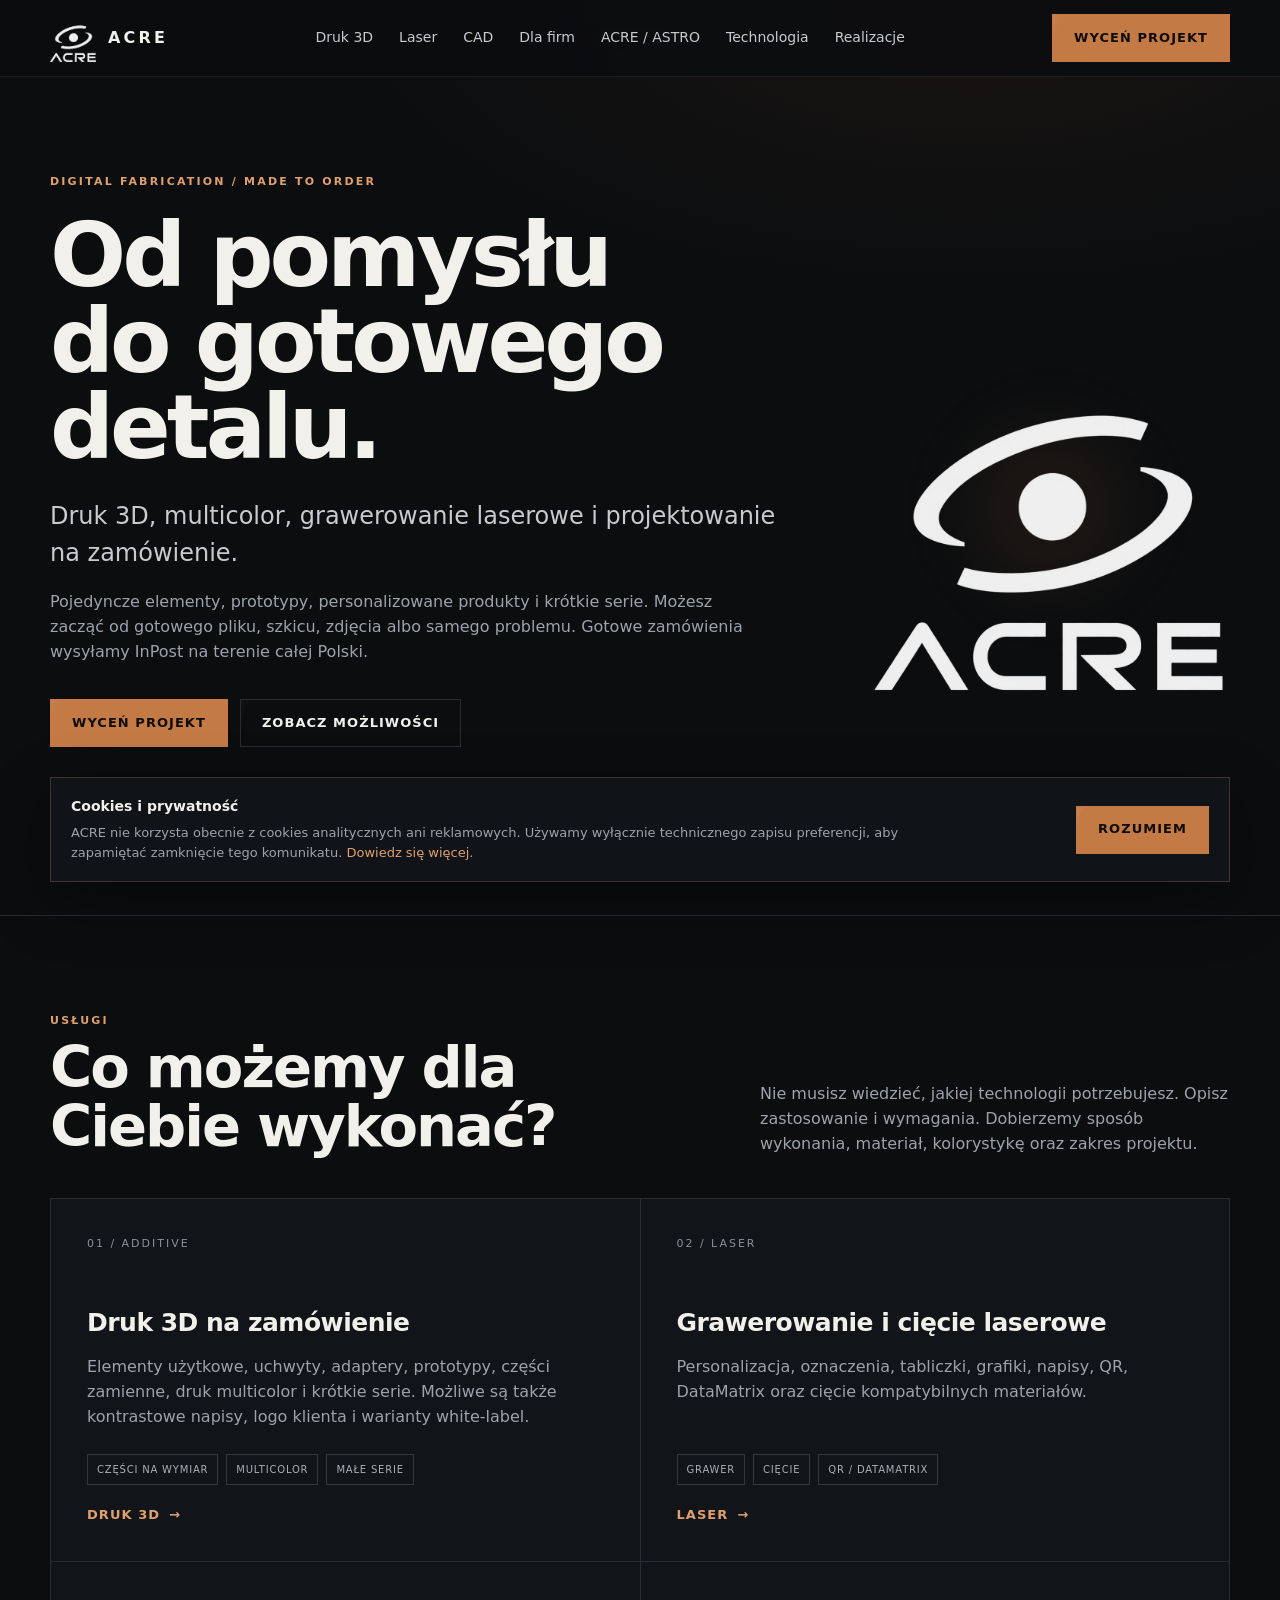
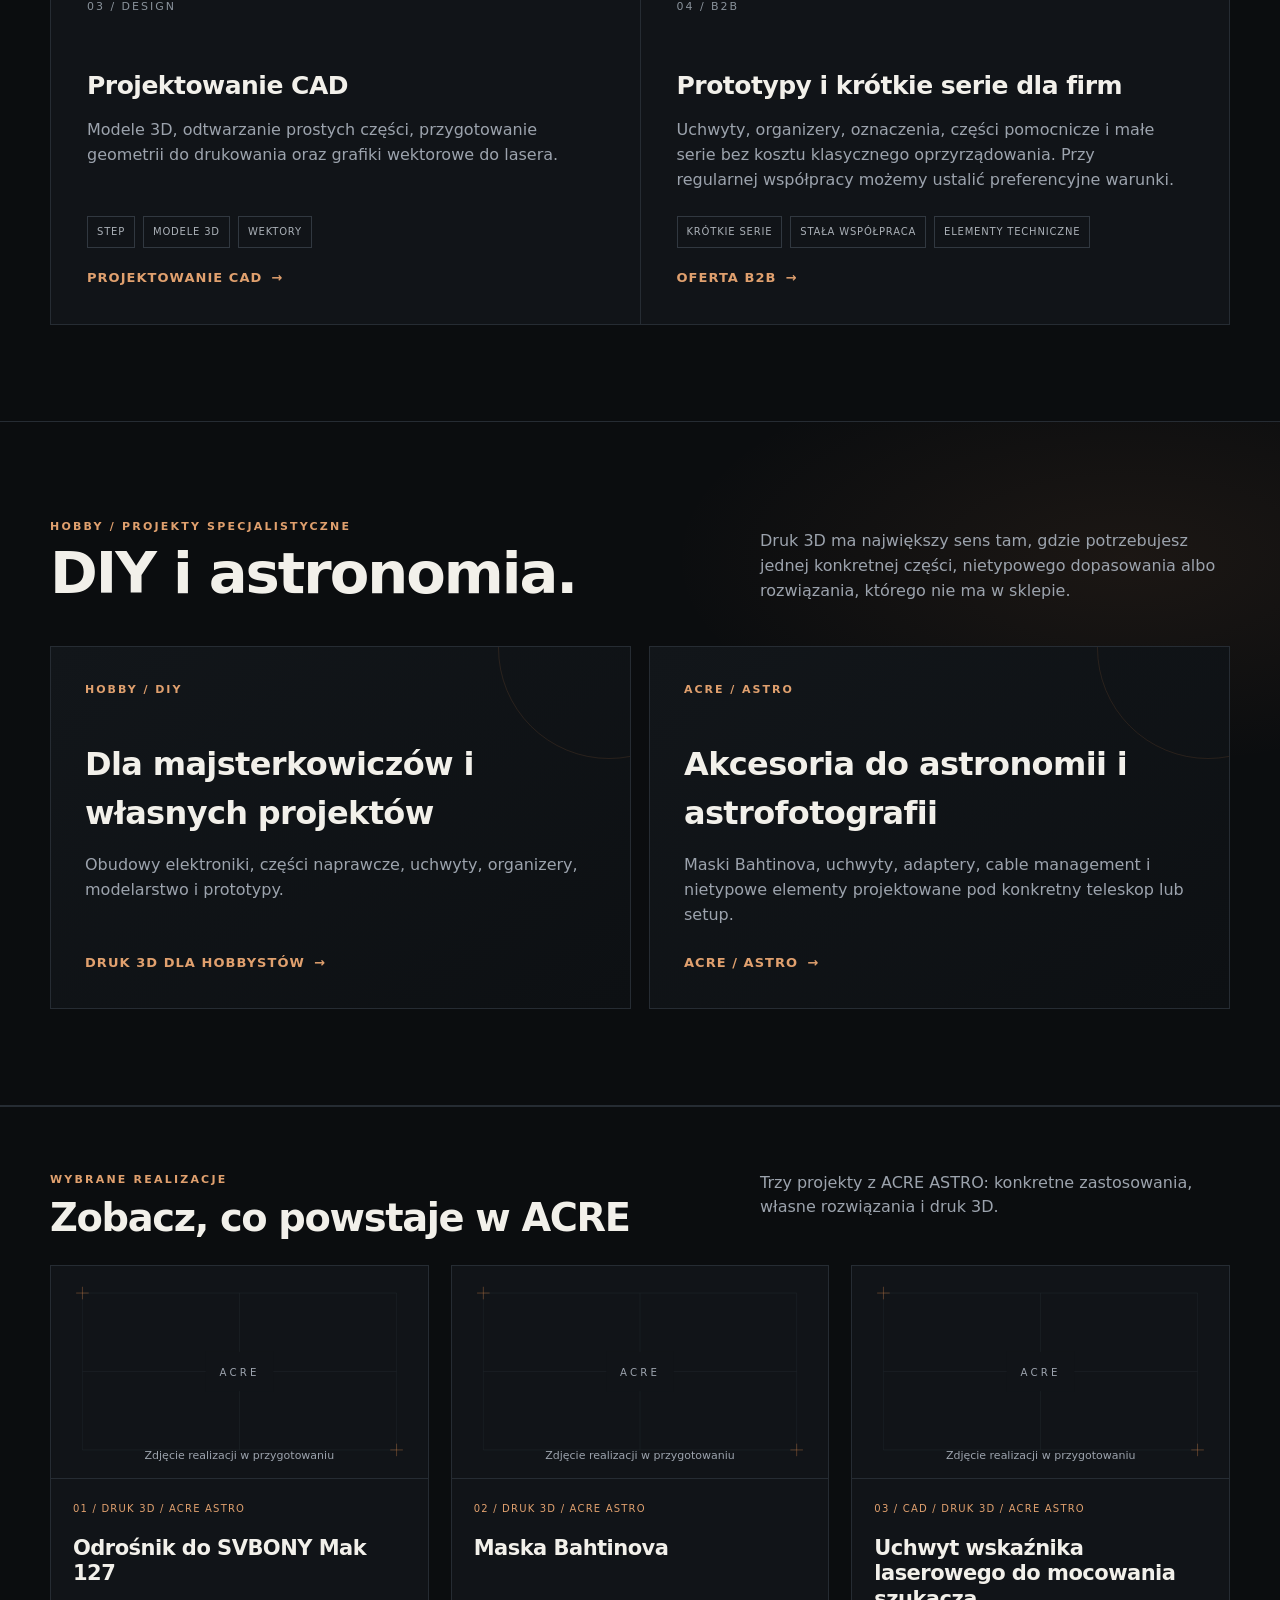
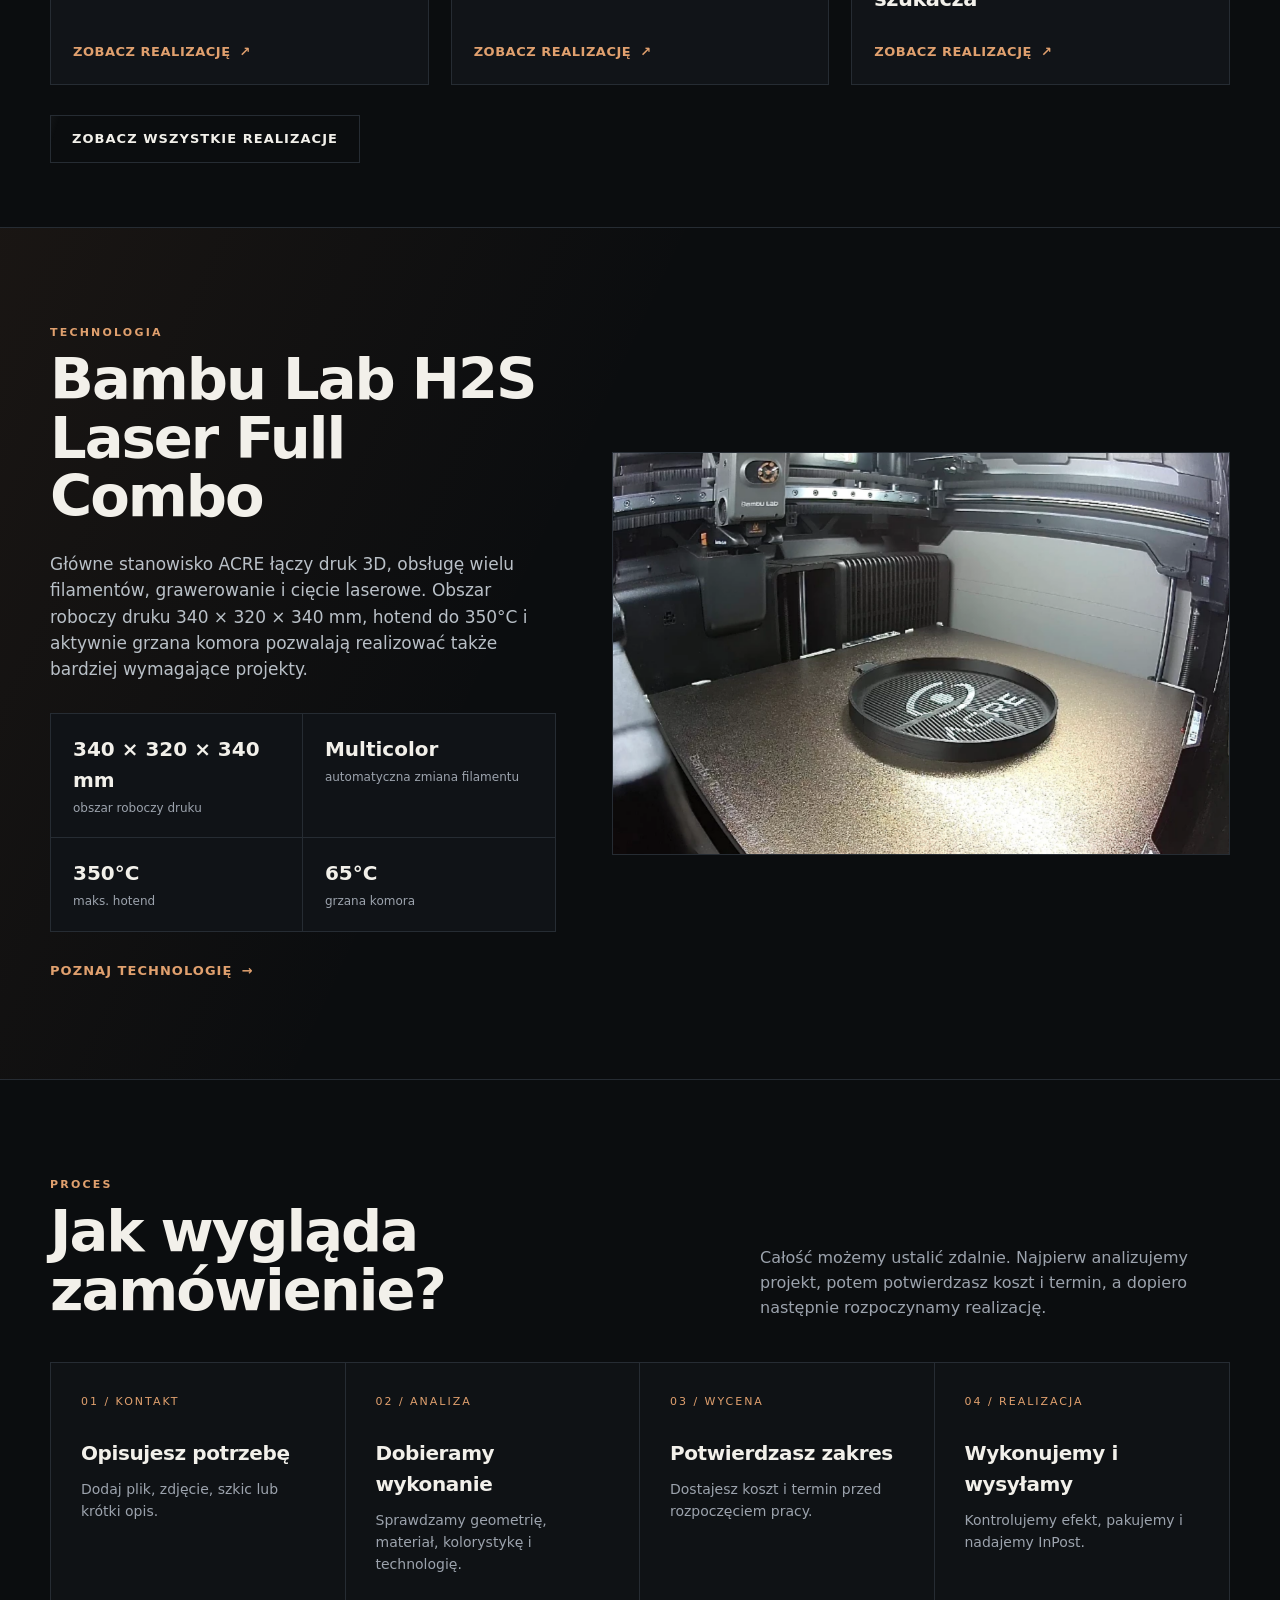
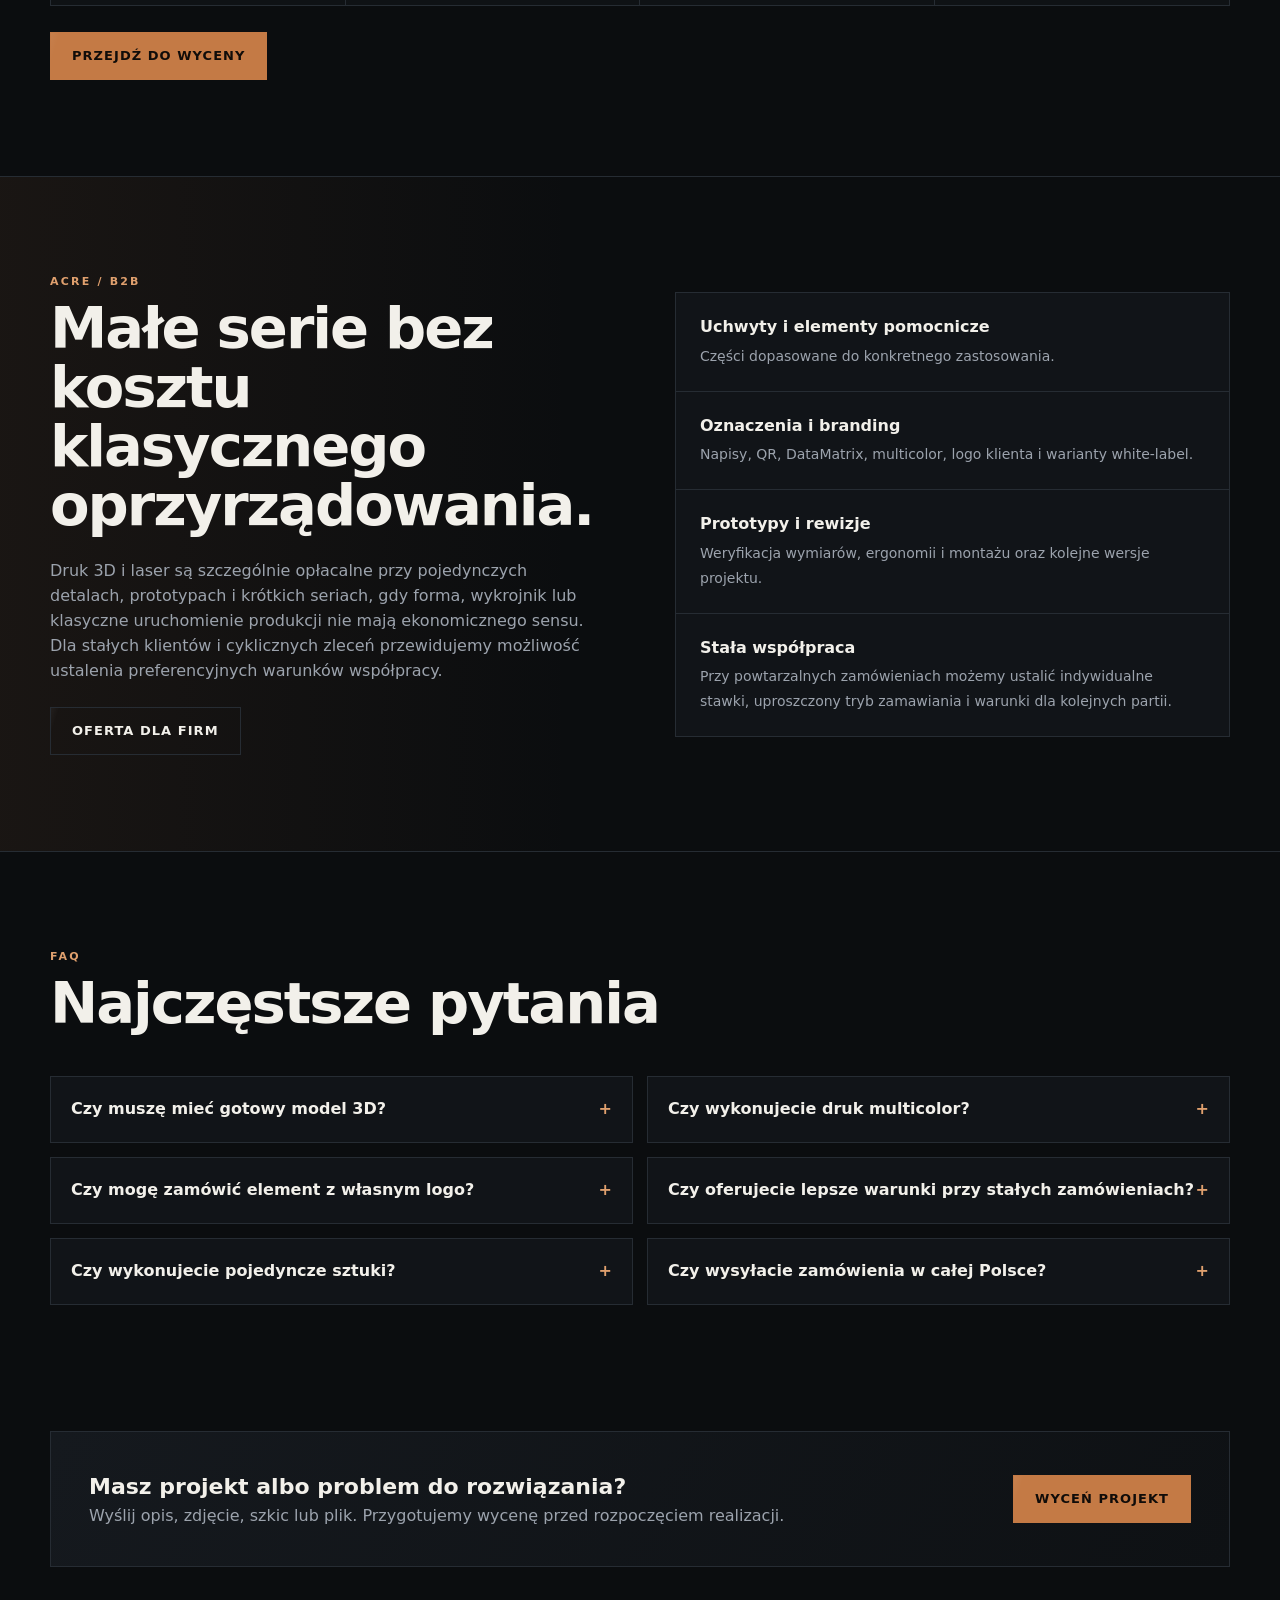
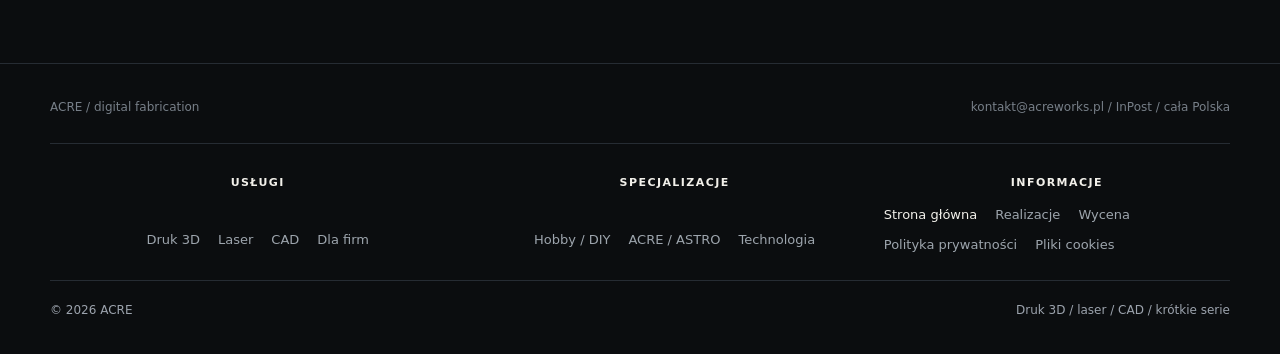
<file: index.html>
<!doctype html>
<html lang="pl">
<head>
  <meta charset="utf-8">
  <meta name="viewport" content="width=device-width, initial-scale=1">
  <title>Druk 3D i grawerowanie laserowe na zamówienie | ACRE</title>
  <meta name="description" content="Druk 3D na zamówienie, multicolor, grawerowanie i cięcie laserowe, projektowanie CAD, prototypy i krótkie serie. Obsługa zdalna i wysyłka InPost w całej Polsce.">
  <meta name="robots" content="index,follow,max-image-preview:large,max-snippet:-1,max-video-preview:-1">
  <meta name="theme-color" content="#0b0d0f">
  <link rel="canonical" href="https://acreworks.pl/">
  <meta property="og:type" content="website">
  <meta property="og:locale" content="pl_PL">
  <meta property="og:site_name" content="ACRE">
  <meta property="og:url" content="https://acreworks.pl/">
  <meta property="og:title" content="Druk 3D i grawerowanie laserowe na zamówienie | ACRE">
  <meta property="og:description" content="Druk 3D, multicolor, laser, projektowanie CAD i krótkie serie. Realizacja z wysyłką InPost w całej Polsce.">
  <meta property="og:image" content="https://acreworks.pl/assets/images/h2s-acre-print-01.webp">
  <meta property="og:image:alt" content="Wydruk 3D ACRE wykonywany na Bambu Lab H2S">
  <meta property="og:image:width" content="965">
  <meta property="og:image:height" content="600">
  <meta name="twitter:card" content="summary_large_image">
  <meta name="twitter:title" content="Druk 3D i grawerowanie laserowe na zamówienie | ACRE">
  <meta name="twitter:description" content="Druk 3D, multicolor, laser, CAD i krótkie serie z wysyłką InPost w całej Polsce.">
  <meta name="twitter:image" content="https://acreworks.pl/assets/images/h2s-acre-print-01.webp">
  <link rel="icon" type="image/png" href="assets/acre-logo.png">
  <link rel="apple-touch-icon" href="assets/acre-logo.png">
  <link rel="stylesheet" href="assets/styles.css?v=9">
  <link rel="stylesheet" href="assets/seo.css?v=2">
  <script type="application/ld+json">
  {
    "@context":"https://schema.org",
    "@graph":[
      {
        "@type":"Organization",
        "@id":"https://acreworks.pl/#organization",
        "name":"ACRE",
        "alternateName":"ACRE Works",
        "url":"https://acreworks.pl/",
        "logo":{"@type":"ImageObject","url":"https://acreworks.pl/assets/acre-logo.png"},
        "image":"https://acreworks.pl/assets/images/h2s-acre-print-01.webp",
        "email":"kontakt@acreworks.pl",
        "areaServed":{"@type":"Country","name":"Polska"},
        "contactPoint":{"@type":"ContactPoint","contactType":"customer service","email":"kontakt@acreworks.pl","availableLanguage":"pl"},
        "knowsAbout":["druk 3D","druk wielokolorowy","multicolor","grawerowanie laserowe","cięcie laserowe","projektowanie CAD","prototypowanie","krótkie serie","personalizacja","white-label","projekty DIY","akcesoria astronomiczne","astrofotografia"]
      },
      {
        "@type":"WebSite",
        "@id":"https://acreworks.pl/#website",
        "url":"https://acreworks.pl/",
        "name":"ACRE",
        "alternateName":"ACRE Works",
        "inLanguage":"pl-PL",
        "publisher":{"@id":"https://acreworks.pl/#organization"}
      },
      {
        "@type":"WebPage",
        "@id":"https://acreworks.pl/#webpage",
        "url":"https://acreworks.pl/",
        "name":"Druk 3D i grawerowanie laserowe na zamówienie | ACRE",
        "description":"Druk 3D, multicolor, grawerowanie i cięcie laserowe, projektowanie CAD, prototypy i krótkie serie z wysyłką na terenie całej Polski.",
        "inLanguage":"pl-PL",
        "isPartOf":{"@id":"https://acreworks.pl/#website"},
        "about":{"@id":"https://acreworks.pl/#organization"},
        "primaryImageOfPage":{"@type":"ImageObject","url":"https://acreworks.pl/assets/images/h2s-acre-print-01.webp"}
      }
    ]
  }
  </script>
  <link rel="stylesheet" href="assets/portfolio.css?v=1">
</head>
<body>
<header class="site-header">
  <div class="wrap"><nav aria-label="Główna nawigacja">
    <a class="brand" href="index.html" aria-label="ACRE strona główna"><span class="logo-frame"><img src="assets/acre-logo.png" alt="" width="1254" height="1254"></span><span>ACRE</span></a>
    <div class="navlinks">
      <a href="druk-3d-na-zamowienie.html">Druk 3D</a>
      <a href="grawerowanie-ciecie-laserowe.html">Laser</a>
      <a href="projektowanie-cad.html">CAD</a>
      <a href="dla-firm.html">Dla firm</a>
      <a href="akcesoria-astronomiczne.html">ACRE / ASTRO</a>
      <a href="technologia.html">Technologia</a>
    <a href="realizacje.html">Realizacje</a></div>
    <div class="nav-actions"><a class="btn primary desktop-cta" href="wycena.html">Wyceń projekt</a><button class="menu-toggle" type="button" aria-label="Otwórz menu" aria-expanded="false"><span></span><span></span></button></div>
  </nav></div>
</header>

<main>
  <section class="hero">
    <div class="wrap hero-grid">
      <div class="reveal visible">
        <div class="eyebrow">Digital fabrication / made to order</div>
        <h1>Od pomysłu<br>do gotowego detalu.</h1>
        <p class="lead">Druk 3D, multicolor, grawerowanie laserowe i projektowanie na zamówienie.</p>
        <p class="sublead">Pojedyncze elementy, prototypy, personalizowane produkty i krótkie serie. Możesz zacząć od gotowego pliku, szkicu, zdjęcia albo samego problemu. Gotowe zamówienia wysyłamy InPost na terenie całej Polski.</p>
        <div class="actions"><a class="btn primary" href="wycena.html">Wyceń projekt</a><a class="btn ghost" href="#uslugi">Zobacz możliwości</a></div>
        <div class="techline"><span>DRUK 3D</span><span>MULTICOLOR</span><span>LASER</span><span>CAD</span><span>KRÓTKIE SERIE</span><span>INPOST / CAŁA POLSKA</span></div>
      </div>
      <div class="hero-logo logo-frame reveal visible"><img src="assets/acre-logo.png" alt="Logo ACRE" width="1254" height="1254"></div>
    </div>
  </section>

  <section id="uslugi">
    <div class="wrap">
      <div class="section-head reveal"><div><div class="kicker">Usługi</div><h2>Co możemy dla Ciebie wykonać?</h2></div><p class="section-copy">Nie musisz wiedzieć, jakiej technologii potrzebujesz. Opisz zastosowanie i wymagania. Dobierzemy sposób wykonania, materiał, kolorystykę oraz zakres projektu.</p></div>
      <div class="cards reveal">
        <article class="card"><div class="num">01 / ADDITIVE</div><h3>Druk 3D na zamówienie</h3><p>Elementy użytkowe, uchwyty, adaptery, prototypy, części zamienne, druk multicolor i krótkie serie. Możliwe są także kontrastowe napisy, logo klienta i warianty white-label.</p><div class="chips"><span class="chip">części na wymiar</span><span class="chip">multicolor</span><span class="chip">małe serie</span></div><a class="text-link" href="druk-3d-na-zamowienie.html" style="margin-top:20px">Druk 3D <span aria-hidden="true">→</span></a></article>
        <article class="card"><div class="num">02 / LASER</div><h3>Grawerowanie i cięcie laserowe</h3><p>Personalizacja, oznaczenia, tabliczki, grafiki, napisy, QR, DataMatrix oraz cięcie kompatybilnych materiałów.</p><div class="chips"><span class="chip">grawer</span><span class="chip">cięcie</span><span class="chip">QR / DataMatrix</span></div><a class="text-link" href="grawerowanie-ciecie-laserowe.html" style="margin-top:20px">Laser <span aria-hidden="true">→</span></a></article>
        <article class="card"><div class="num">03 / DESIGN</div><h3>Projektowanie CAD</h3><p>Modele 3D, odtwarzanie prostych części, przygotowanie geometrii do drukowania oraz grafiki wektorowe do lasera.</p><div class="chips"><span class="chip">STEP</span><span class="chip">modele 3D</span><span class="chip">wektory</span></div><a class="text-link" href="projektowanie-cad.html" style="margin-top:20px">Projektowanie CAD <span aria-hidden="true">→</span></a></article>
        <article class="card"><div class="num">04 / B2B</div><h3>Prototypy i krótkie serie dla firm</h3><p>Uchwyty, organizery, oznaczenia, części pomocnicze i małe serie bez kosztu klasycznego oprzyrządowania. Przy regularnej współpracy możemy ustalić preferencyjne warunki.</p><div class="chips"><span class="chip">krótkie serie</span><span class="chip">stała współpraca</span><span class="chip">elementy techniczne</span></div><a class="text-link" href="dla-firm.html" style="margin-top:20px">Oferta B2B <span aria-hidden="true">→</span></a></article>
      </div>
    </div>
  </section>

  <section class="passion-section" id="hobby-astro">
    <div class="wrap">
      <div class="section-head reveal"><div><div class="kicker">Hobby / projekty specjalistyczne</div><h2>DIY i astronomia.</h2></div><p class="section-copy">Druk 3D ma największy sens tam, gdzie potrzebujesz jednej konkretnej części, nietypowego dopasowania albo rozwiązania, którego nie ma w sklepie.</p></div>
      <div class="passion-grid reveal">
        <article class="passion-card"><div class="label">Hobby / DIY</div><h3>Dla majsterkowiczów i własnych projektów</h3><p>Obudowy elektroniki, części naprawcze, uchwyty, organizery, modelarstwo i prototypy.</p><a class="text-link" href="druk-3d-dla-hobbystow.html">Druk 3D dla hobbystów <span aria-hidden="true">→</span></a></article>
        <article class="passion-card"><div class="label">ACRE / ASTRO</div><h3>Akcesoria do astronomii i astrofotografii</h3><p>Maski Bahtinova, uchwyty, adaptery, cable management i nietypowe elementy projektowane pod konkretny teleskop lub setup.</p><a class="text-link" href="akcesoria-astronomiczne.html">ACRE / ASTRO <span aria-hidden="true">→</span></a></article>
      </div>
    </div>
  </section>

  <section class="portfolio-preview" aria-labelledby="portfolio-title"><div class="wrap"><div class="section-head"><div><div class="kicker">Wybrane realizacje</div><h2 id="portfolio-title">Zobacz, co powstaje w ACRE</h2></div><p class="section-copy">Trzy projekty z ACRE ASTRO: konkretne zastosowania, własne rozwiązania i druk 3D.</p></div><div class="portfolio-grid"><article class="portfolio-card">
  <figure class="portfolio-media"><img src="assets/images/realizacje/placeholder.svg" alt="" width="960" height="640" loading="lazy" decoding="async"><figcaption>Zdjęcie realizacji w przygotowaniu</figcaption></figure>
  <div class="portfolio-body"><p class="portfolio-label">01 / Druk 3D / ACRE ASTRO</p>
  <h3><a href="realizacje.html#odrosnik-svbony">Odrośnik do SVBONY Mak 127</a></h3>
  <p>Część użytkowa do astronomii, zaprojektowana z myślą o konkretnym teleskopie. Dopasowanie do SVBONY Mak 127 było punktem wyjścia dla projektu.</p>

  <a class="text-link" href="realizacje.html#odrosnik-svbony">Zobacz realizację <span aria-hidden="true">↗</span></a></div>
</article>
<article class="portfolio-card">
  <figure class="portfolio-media"><img src="assets/images/realizacje/placeholder.svg" alt="" width="960" height="640" loading="lazy" decoding="async"><figcaption>Zdjęcie realizacji w przygotowaniu</figcaption></figure>
  <div class="portfolio-body"><p class="portfolio-label">02 / Druk 3D / ACRE ASTRO</p>
  <h3><a href="realizacje.html#maska-bahtinova">Maska Bahtinova</a></h3>
  <p>Akcesorium astronomiczne wykonane w druku 3D. Projekt przygotowany pod konkretną średnicę sprzętu, zamiast uniwersalnego dopasowania.</p>

  <a class="text-link" href="realizacje.html#maska-bahtinova">Zobacz realizację <span aria-hidden="true">↗</span></a></div>
</article>
<article class="portfolio-card">
  <figure class="portfolio-media"><img src="assets/images/realizacje/placeholder.svg" alt="" width="960" height="640" loading="lazy" decoding="async"><figcaption>Zdjęcie realizacji w przygotowaniu</figcaption></figure>
  <div class="portfolio-body"><p class="portfolio-label">03 / CAD / Druk 3D / ACRE ASTRO</p>
  <h3><a href="realizacje.html#uchwyt-wskaznika">Uchwyt wskaźnika laserowego do mocowania szukacza</a></h3>
  <p>Projekt techniczny łączący modelowanie CAD i druk 3D. Regulacja za pomocą śrub oraz inserty gwintowane stanowią część rozwiązania montażowego.</p>

  <a class="text-link" href="realizacje.html#uchwyt-wskaznika">Zobacz realizację <span aria-hidden="true">↗</span></a></div>
</article></div><div class="actions"><a class="btn ghost" href="realizacje.html">Zobacz wszystkie realizacje</a></div></div></section>

  <section class="equipment-section" id="technologia">
    <div class="wrap equipment-grid">
      <div class="equipment-copy reveal"><div class="kicker">Technologia</div><h2>Bambu Lab H2S Laser Full Combo</h2><p class="equipment-lead">Główne stanowisko ACRE łączy druk 3D, obsługę wielu filamentów, grawerowanie i cięcie laserowe. Obszar roboczy druku 340 × 320 × 340 mm, hotend do 350°C i aktywnie grzana komora pozwalają realizować także bardziej wymagające projekty.</p><div class="spec-grid"><div><strong>340 × 320 × 340 mm</strong><span>obszar roboczy druku</span></div><div><strong>Multicolor</strong><span>automatyczna zmiana filamentu</span></div><div><strong>350°C</strong><span>maks. hotend</span></div><div><strong>65°C</strong><span>grzana komora</span></div></div><a class="text-link" href="technologia.html">Poznaj technologię <span aria-hidden="true">→</span></a></div>
      <figure class="equipment-media reveal"><img src="assets/images/h2s-acre-print-01.webp" alt="Wydruk 3D ACRE na drukarce Bambu Lab H2S" loading="lazy" width="965" height="600"></figure>
    </div>
  </section>

  <section id="proces">
    <div class="wrap">
      <div class="section-head reveal"><div><div class="kicker">Proces</div><h2>Jak wygląda zamówienie?</h2></div><p class="section-copy">Całość możemy ustalić zdalnie. Najpierw analizujemy projekt, potem potwierdzasz koszt i termin, a dopiero następnie rozpoczynamy realizację.</p></div>
      <div class="process-grid reveal"><article class="step"><div class="step-no">01 / KONTAKT</div><h3>Opisujesz potrzebę</h3><p>Dodaj plik, zdjęcie, szkic lub krótki opis.</p></article><article class="step"><div class="step-no">02 / ANALIZA</div><h3>Dobieramy wykonanie</h3><p>Sprawdzamy geometrię, materiał, kolorystykę i technologię.</p></article><article class="step"><div class="step-no">03 / WYCENA</div><h3>Potwierdzasz zakres</h3><p>Dostajesz koszt i termin przed rozpoczęciem pracy.</p></article><article class="step"><div class="step-no">04 / REALIZACJA</div><h3>Wykonujemy i wysyłamy</h3><p>Kontrolujemy efekt, pakujemy i nadajemy InPost.</p></article></div>
      <div class="actions" style="margin-top:26px"><a class="btn primary" href="wycena.html">Przejdź do wyceny</a></div>
    </div>
  </section>

  <section class="b2b" id="firmy">
    <div class="wrap b2b-grid">
      <div class="reveal"><div class="kicker">ACRE / B2B</div><h2>Małe serie bez kosztu klasycznego oprzyrządowania.</h2><p class="section-copy wide">Druk 3D i laser są szczególnie opłacalne przy pojedynczych detalach, prototypach i krótkich seriach, gdy forma, wykrojnik lub klasyczne uruchomienie produkcji nie mają ekonomicznego sensu. Dla stałych klientów i cyklicznych zleceń przewidujemy możliwość ustalenia preferencyjnych warunków współpracy.</p><div class="actions" style="margin-top:24px"><a class="btn ghost" href="dla-firm.html">Oferta dla firm</a></div></div>
      <div class="b2b-points reveal"><div class="b2b-point"><strong>Uchwyty i elementy pomocnicze</strong><span>Części dopasowane do konkretnego zastosowania.</span></div><div class="b2b-point"><strong>Oznaczenia i branding</strong><span>Napisy, QR, DataMatrix, multicolor, logo klienta i warianty white-label.</span></div><div class="b2b-point"><strong>Prototypy i rewizje</strong><span>Weryfikacja wymiarów, ergonomii i montażu oraz kolejne wersje projektu.</span></div><div class="b2b-point"><strong>Stała współpraca</strong><span>Przy powtarzalnych zamówieniach możemy ustalić indywidualne stawki, uproszczony tryb zamawiania i warunki dla kolejnych partii.</span></div></div>
    </div>
  </section>

  <section class="faq" aria-labelledby="faq-title">
    <div class="wrap"><div class="section-head reveal"><div><div class="kicker">FAQ</div><h2 id="faq-title">Najczęstsze pytania</h2></div></div><div class="faq-grid reveal"><details><summary>Czy muszę mieć gotowy model 3D?</summary><p>Nie. Możesz przesłać gotowy plik, ale możemy też zacząć od szkicu, zdjęcia, wymiarów lub istniejącego elementu.</p></details><details><summary>Czy wykonujecie druk multicolor?</summary><p>Tak. Możemy wykonywać elementy wielokolorowe, kontrastowe napisy, piktogramy oraz identyfikację wizualną bez późniejszego malowania.</p></details><details><summary>Czy mogę zamówić element z własnym logo?</summary><p>Tak. Logo klienta i wariant white-label możemy uwzględnić w wycenie. Autorskie projekty ACRE mogą być oferowane z dyskretnym oznaczeniem marki, a rezygnację z tego oznaczenia ustalamy indywidualnie.</p></details><details><summary>Czy oferujecie lepsze warunki przy stałych zamówieniach?</summary><p>Tak. Przy regularnych, powtarzalnych zleceniach możemy ustalić preferencyjne warunki zależne od wolumenu, częstotliwości i stopnia standaryzacji projektu.</p></details><details><summary>Czy wykonujecie pojedyncze sztuki?</summary><p>Tak. Realizujemy pojedyncze elementy, prototypy oraz krótkie serie.</p></details><details><summary>Czy wysyłacie zamówienia w całej Polsce?</summary><p>Tak. Zlecenie możemy ustalić zdalnie, a gotowe elementy wysyłamy InPost na terenie całej Polski.</p></details></div></div>
  </section>

  <section class="cta"><div class="wrap"><div class="note reveal"><div><strong>Masz projekt albo problem do rozwiązania?</strong><br><span>Wyślij opis, zdjęcie, szkic lub plik. Przygotujemy wycenę przed rozpoczęciem realizacji.</span></div><a class="btn primary" href="wycena.html">Wyceń projekt</a></div></div></section>
</main>

<footer id="kontakt"><div class="wrap"><a class="text-link" href="realizacje.html">Realizacje</a><div class="footer-grid"><span>ACRE / druk 3D / laser / projektowanie</span><span><a href="mailto:kontakt@acreworks.pl">kontakt@acreworks.pl</a> / InPost / cała Polska</span></div><nav class="footer-links" aria-label="Usługi ACRE"><a href="druk-3d-na-zamowienie.html">Druk 3D</a><a href="grawerowanie-ciecie-laserowe.html">Laser</a><a href="projektowanie-cad.html">Projektowanie CAD</a><a href="dla-firm.html">Dla firm</a><a href="druk-3d-dla-hobbystow.html">Hobby / DIY</a><a href="akcesoria-astronomiczne.html">ACRE / ASTRO</a><a href="technologia.html">Technologia</a><a href="wycena.html">Wycena</a></nav></div></footer>
<script src="assets/app.js?v=8" defer></script>
</body>
</html>
</file>
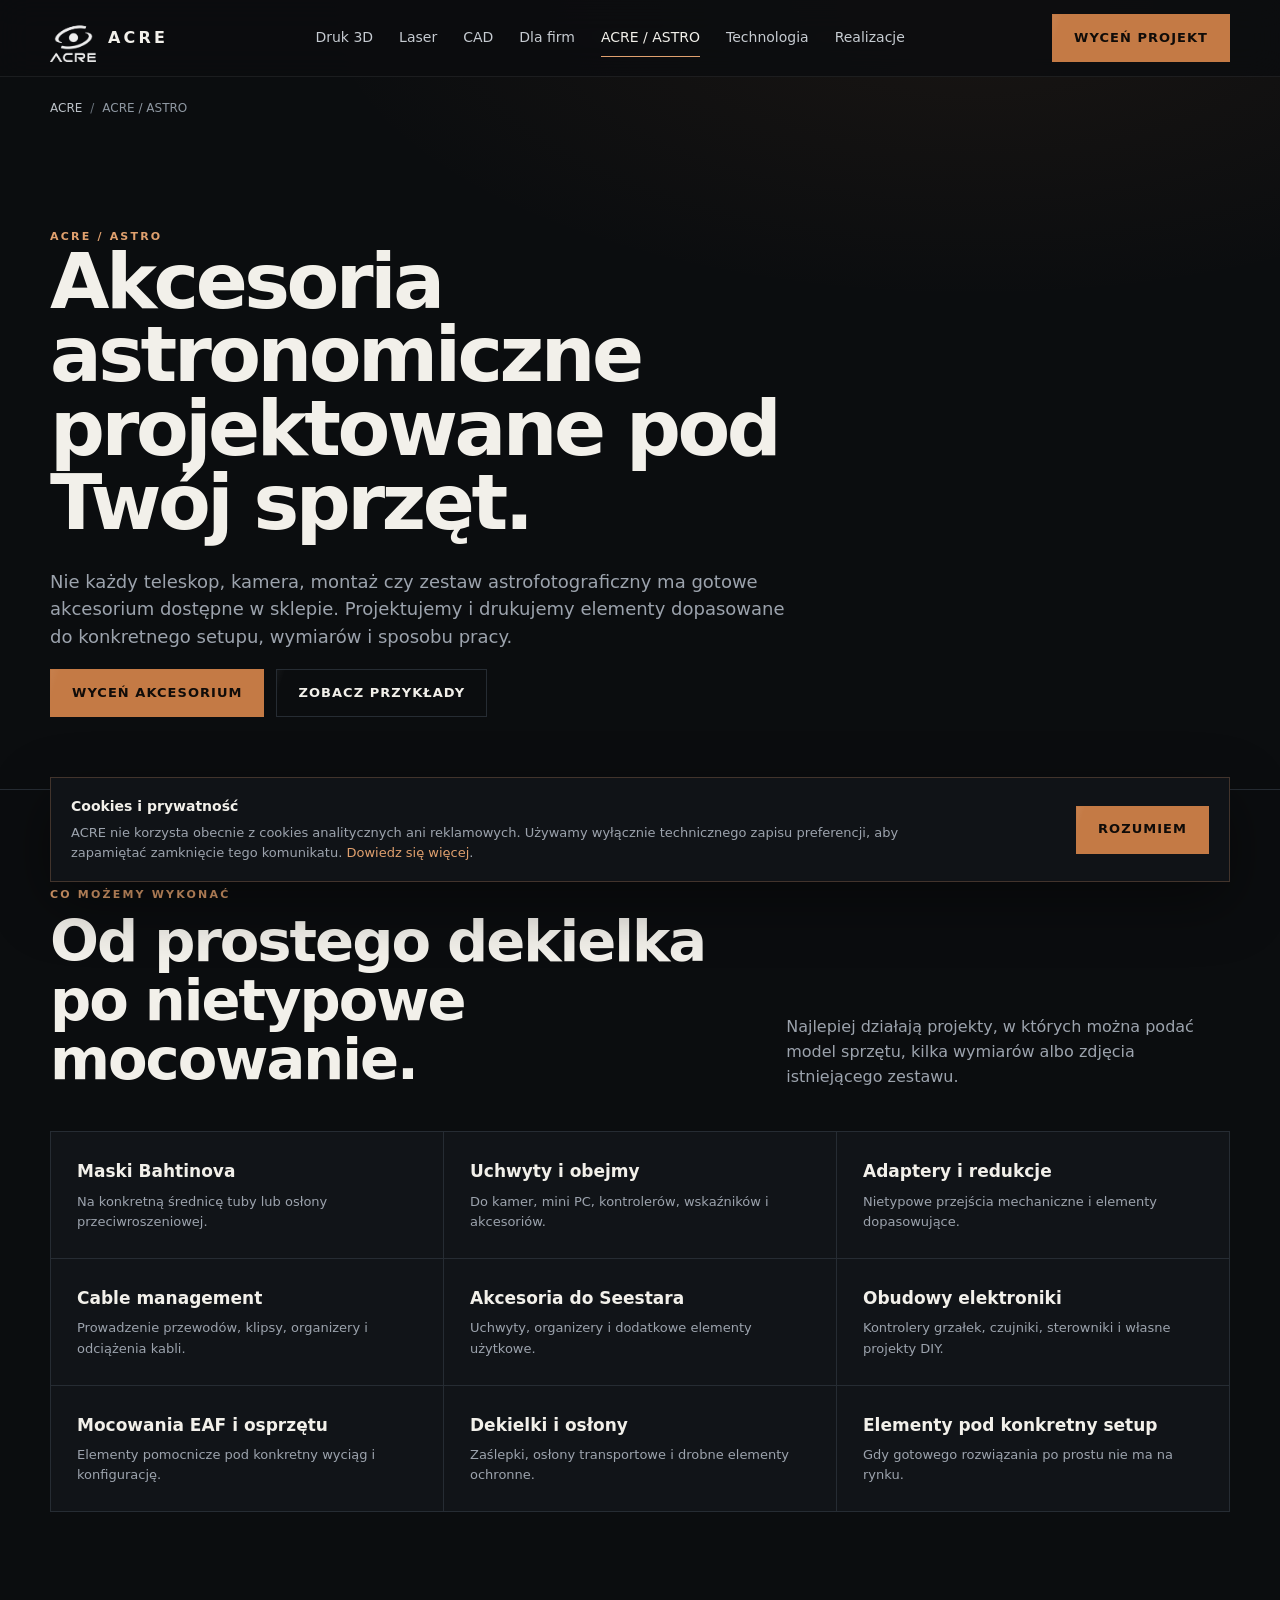
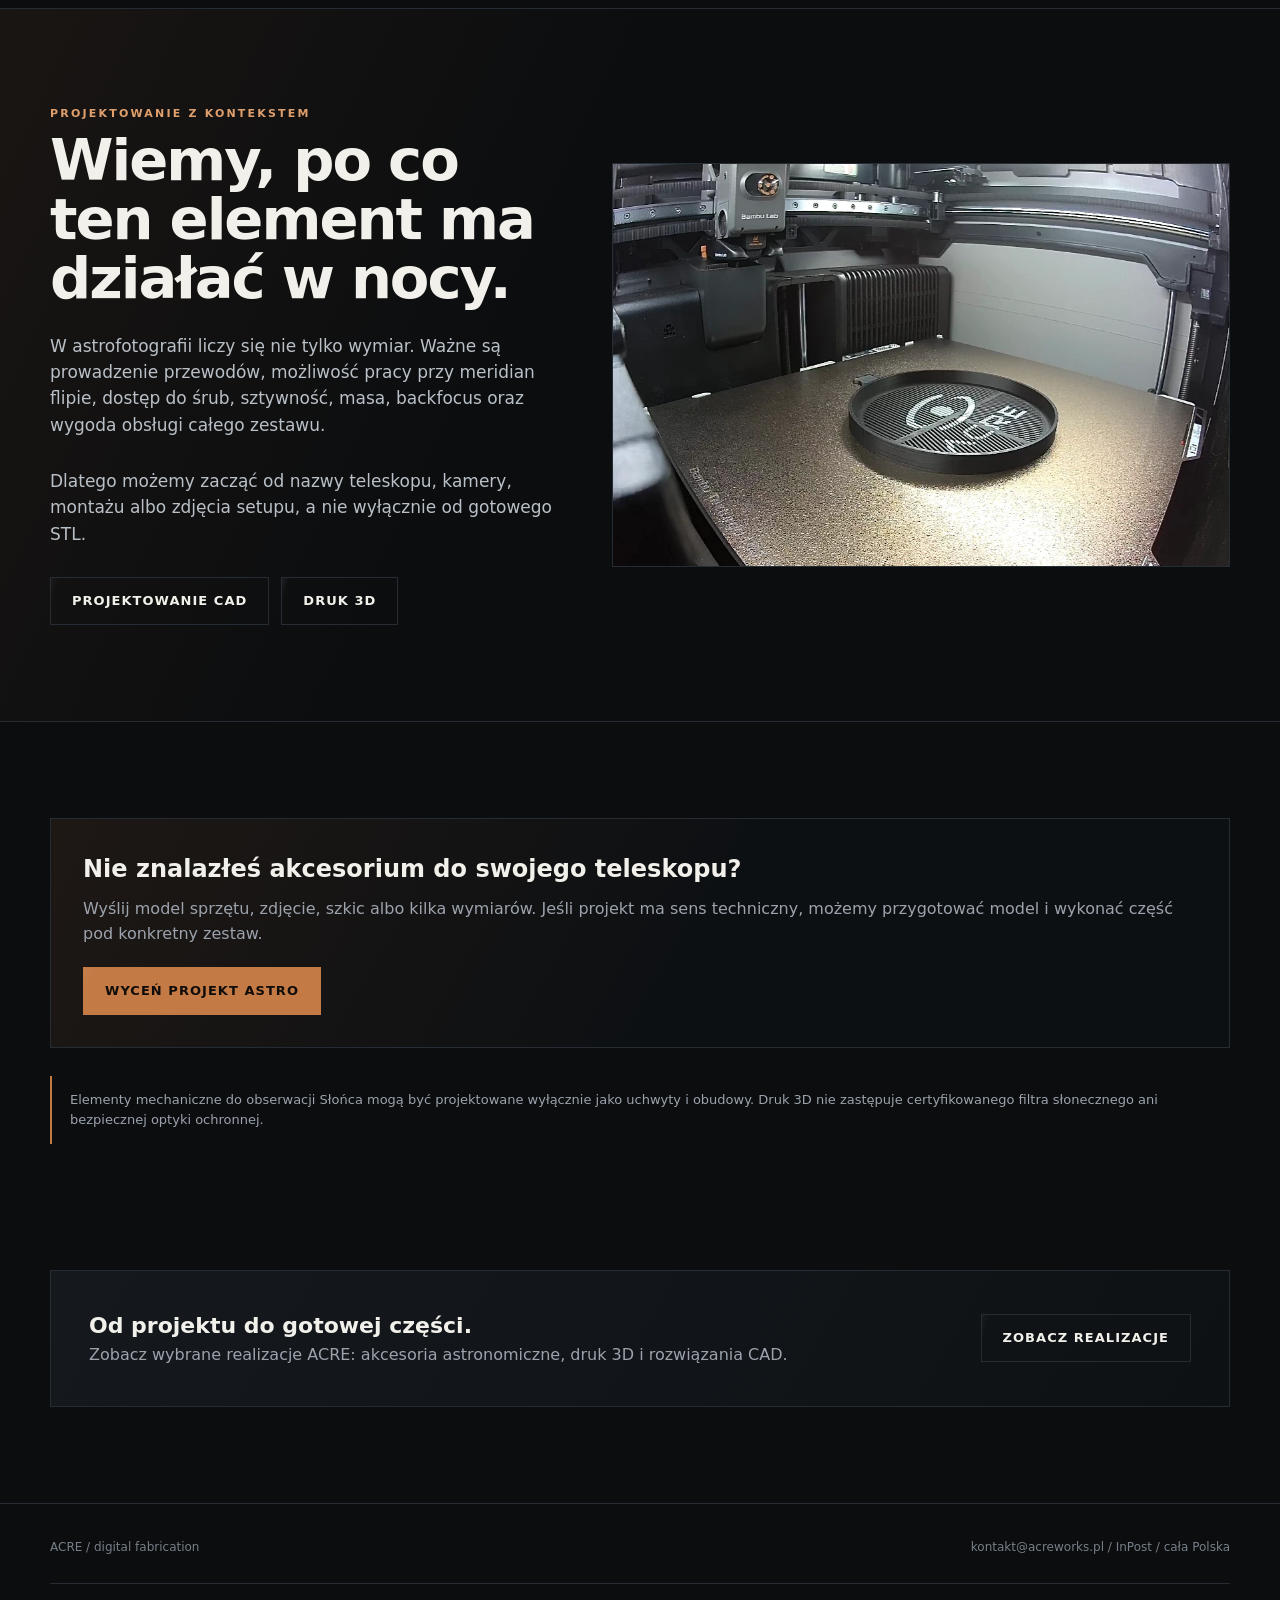
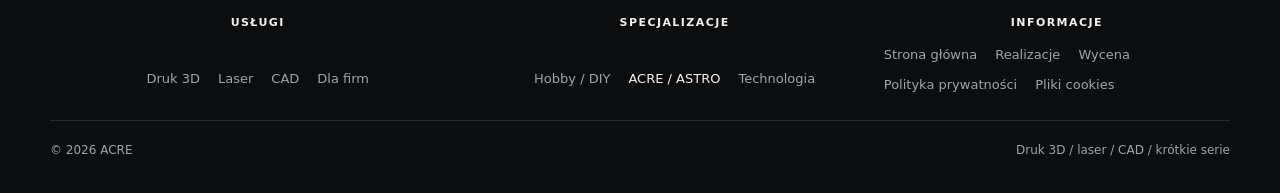
<file: akcesoria-astronomiczne.html>
<!doctype html>
<html lang="pl">
<head>
  <meta charset="utf-8">
  <meta name="viewport" content="width=device-width, initial-scale=1">
  <title>Akcesoria astronomiczne i do astrofotografii na zamówienie | ACRE</title>
  <meta name="description" content="Projektowanie i druk 3D akcesoriów astronomicznych na zamówienie: maski Bahtinova, uchwyty, adaptery, mocowania i cable management do astrofotografii.">
  <meta name="robots" content="index,follow,max-image-preview:large,max-snippet:-1,max-video-preview:-1">
  <meta name="theme-color" content="#0b0d0f">
  <link rel="canonical" href="https://acreworks.pl/akcesoria-astronomiczne.html">
  <meta property="og:type" content="website"><meta property="og:locale" content="pl_PL"><meta property="og:site_name" content="ACRE"><meta property="og:url" content="https://acreworks.pl/akcesoria-astronomiczne.html">
  <meta property="og:title" content="ACRE / ASTRO | Akcesoria astronomiczne na zamówienie"><meta property="og:description" content="Nietypowe akcesoria do teleskopów i astrofotografii projektowane pod konkretny sprzęt."><meta property="og:image" content="https://acreworks.pl/assets/images/h2s-acre-print-01.webp"><meta property="og:image:alt" content="Druk 3D elementu ACRE na Bambu Lab H2S">
  <meta name="twitter:card" content="summary_large_image"><meta name="twitter:title" content="ACRE / ASTRO | Akcesoria astronomiczne"><meta name="twitter:description" content="Maski Bahtinova, uchwyty, adaptery i elementy do astrofotografii na zamówienie."><meta name="twitter:image" content="https://acreworks.pl/assets/images/h2s-acre-print-01.webp">
  <link rel="icon" type="image/png" href="assets/acre-logo.png"><link rel="apple-touch-icon" href="assets/acre-logo.png"><link rel="stylesheet" href="assets/styles.css?v=9"><link rel="stylesheet" href="assets/seo.css?v=1">
  <script type="application/ld+json">
  {"@context":"https://schema.org","@graph":[{"@type":"WebPage","@id":"https://acreworks.pl/akcesoria-astronomiczne.html#webpage","url":"https://acreworks.pl/akcesoria-astronomiczne.html","name":"Akcesoria astronomiczne i do astrofotografii na zamówienie | ACRE","description":"Projektowanie i druk 3D akcesoriów do astronomii i astrofotografii.","inLanguage":"pl-PL","isPartOf":{"@id":"https://acreworks.pl/#website"},"breadcrumb":{"@id":"https://acreworks.pl/akcesoria-astronomiczne.html#breadcrumb"},"mainEntity":{"@id":"https://acreworks.pl/akcesoria-astronomiczne.html#service"},"primaryImageOfPage":{"@type":"ImageObject","url":"https://acreworks.pl/assets/images/h2s-acre-print-01.webp"}},{"@type":"BreadcrumbList","@id":"https://acreworks.pl/akcesoria-astronomiczne.html#breadcrumb","itemListElement":[{"@type":"ListItem","position":1,"name":"ACRE","item":"https://acreworks.pl/"},{"@type":"ListItem","position":2,"name":"ACRE / ASTRO","item":"https://acreworks.pl/akcesoria-astronomiczne.html"}]},{"@type":"Service","@id":"https://acreworks.pl/akcesoria-astronomiczne.html#service","name":"Akcesoria astronomiczne i do astrofotografii na zamówienie","serviceType":["maski Bahtinova","adaptery do teleskopów","uchwyty do astrofotografii","cable management","mocowania elektroniki astro"],"provider":{"@id":"https://acreworks.pl/#organization"},"areaServed":{"@type":"Country","name":"Polska"},"url":"https://acreworks.pl/akcesoria-astronomiczne.html"}]}
  </script>
</head>
<body>
<header class="site-header"><div class="wrap"><nav aria-label="Główna nawigacja"><a class="brand" href="index.html" aria-label="ACRE strona główna"><span class="logo-frame"><img src="assets/acre-logo.png" alt="" width="1254" height="1254"></span><span>ACRE</span></a><div class="navlinks"><a href="druk-3d-na-zamowienie.html">Druk 3D</a><a href="grawerowanie-ciecie-laserowe.html">Laser</a><a href="projektowanie-cad.html">CAD</a><a href="druk-3d-dla-hobbystow.html">Hobby / DIY</a><a href="technologia.html">Technologia</a><a href="realizacje.html">Realizacje</a></div><div class="nav-actions"><a class="btn primary desktop-cta" href="wycena.html?service=astro">Wyceń projekt</a><button class="menu-toggle" type="button" aria-label="Otwórz menu" aria-expanded="false"><span></span><span></span></button></div></nav></div></header>
<main>
  <div class="wrap breadcrumbs"><ol><li><a href="index.html">ACRE</a></li><li>ACRE / ASTRO</li></ol></div>
  <section class="page-hero"><div class="wrap"><div class="kicker">ACRE / ASTRO</div><h1>Akcesoria astronomiczne projektowane pod Twój sprzęt.</h1><p>Nie każdy teleskop, kamera, montaż czy zestaw astrofotograficzny ma gotowe akcesorium dostępne w sklepie. Projektujemy i drukujemy elementy dopasowane do konkretnego setupu, wymiarów i sposobu pracy.</p><div class="actions"><a class="btn primary" href="wycena.html?service=astro">Wyceń akcesorium</a><a class="btn ghost" href="#mozliwosci">Zobacz przykłady</a></div></div></section>
  <section id="mozliwosci"><div class="wrap"><div class="section-head reveal"><div><div class="kicker">Co możemy wykonać</div><h2>Od prostego dekielka po nietypowe mocowanie.</h2></div><p class="section-copy">Najlepiej działają projekty, w których można podać model sprzętu, kilka wymiarów albo zdjęcia istniejącego zestawu.</p></div><div class="feature-list reveal"><div class="feature-item"><strong>Maski Bahtinova</strong><span>Na konkretną średnicę tuby lub osłony przeciwroszeniowej.</span></div><div class="feature-item"><strong>Uchwyty i obejmy</strong><span>Do kamer, mini PC, kontrolerów, wskaźników i akcesoriów.</span></div><div class="feature-item"><strong>Adaptery i redukcje</strong><span>Nietypowe przejścia mechaniczne i elementy dopasowujące.</span></div><div class="feature-item"><strong>Cable management</strong><span>Prowadzenie przewodów, klipsy, organizery i odciążenia kabli.</span></div><div class="feature-item"><strong>Akcesoria do Seestara</strong><span>Uchwyty, organizery i dodatkowe elementy użytkowe.</span></div><div class="feature-item"><strong>Obudowy elektroniki</strong><span>Kontrolery grzałek, czujniki, sterowniki i własne projekty DIY.</span></div><div class="feature-item"><strong>Mocowania EAF i osprzętu</strong><span>Elementy pomocnicze pod konkretny wyciąg i konfigurację.</span></div><div class="feature-item"><strong>Dekielki i osłony</strong><span>Zaślepki, osłony transportowe i drobne elementy ochronne.</span></div><div class="feature-item"><strong>Elementy pod konkretny setup</strong><span>Gdy gotowego rozwiązania po prostu nie ma na rynku.</span></div></div></div></section>
  <section class="equipment-section"><div class="wrap equipment-grid"><div class="equipment-copy reveal"><div class="kicker">Projektowanie z kontekstem</div><h2>Wiemy, po co ten element ma działać w nocy.</h2><p class="equipment-lead">W astrofotografii liczy się nie tylko wymiar. Ważne są prowadzenie przewodów, możliwość pracy przy meridian flipie, dostęp do śrub, sztywność, masa, backfocus oraz wygoda obsługi całego zestawu.</p><p class="equipment-lead">Dlatego możemy zacząć od nazwy teleskopu, kamery, montażu albo zdjęcia setupu, a nie wyłącznie od gotowego STL.</p><div class="actions"><a class="btn ghost" href="projektowanie-cad.html">Projektowanie CAD</a><a class="btn ghost" href="druk-3d-na-zamowienie.html">Druk 3D</a></div></div><figure class="equipment-media reveal"><img src="assets/images/h2s-acre-print-01.webp" alt="Druk 3D elementu ACRE na Bambu Lab H2S" loading="lazy" width="965" height="600"></figure></div></section>
  <section><div class="wrap"><div class="astro-callout reveal"><strong>Nie znalazłeś akcesorium do swojego teleskopu?</strong><p>Wyślij model sprzętu, zdjęcie, szkic albo kilka wymiarów. Jeśli projekt ma sens techniczny, możemy przygotować model i wykonać część pod konkretny zestaw.</p><a class="btn primary" href="wycena.html?service=astro">Wyceń projekt astro</a></div><div class="safety-note reveal">Elementy mechaniczne do obserwacji Słońca mogą być projektowane wyłącznie jako uchwyty i obudowy. Druk 3D nie zastępuje certyfikowanego filtra słonecznego ani bezpiecznej optyki ochronnej.</div></div></section>
<section class="cta"><div class="wrap"><div class="note"><div><strong>Od projektu do gotowej części.</strong><br><span>Zobacz wybrane realizacje ACRE: akcesoria astronomiczne, druk 3D i rozwiązania CAD.</span></div><a class="btn ghost" href="realizacje.html">Zobacz realizacje</a></div></div></section>
</main>
<footer><div class="wrap"><a class="text-link" href="realizacje.html">Realizacje</a><div class="footer-grid"><span>ACRE / ASTRO / druk 3D i projektowanie</span><span><a href="mailto:kontakt@acreworks.pl">kontakt@acreworks.pl</a> / InPost / cała Polska</span></div><nav class="footer-links" aria-label="Usługi ACRE"><a href="index.html">Strona główna</a><a href="druk-3d-na-zamowienie.html">Druk 3D</a><a href="grawerowanie-ciecie-laserowe.html">Laser</a><a href="projektowanie-cad.html">CAD</a><a href="druk-3d-dla-hobbystow.html">Hobby / DIY</a><a href="wycena.html">Wycena</a></nav></div></footer><script src="assets/app.js?v=8" defer></script>
</body></html>
</file>
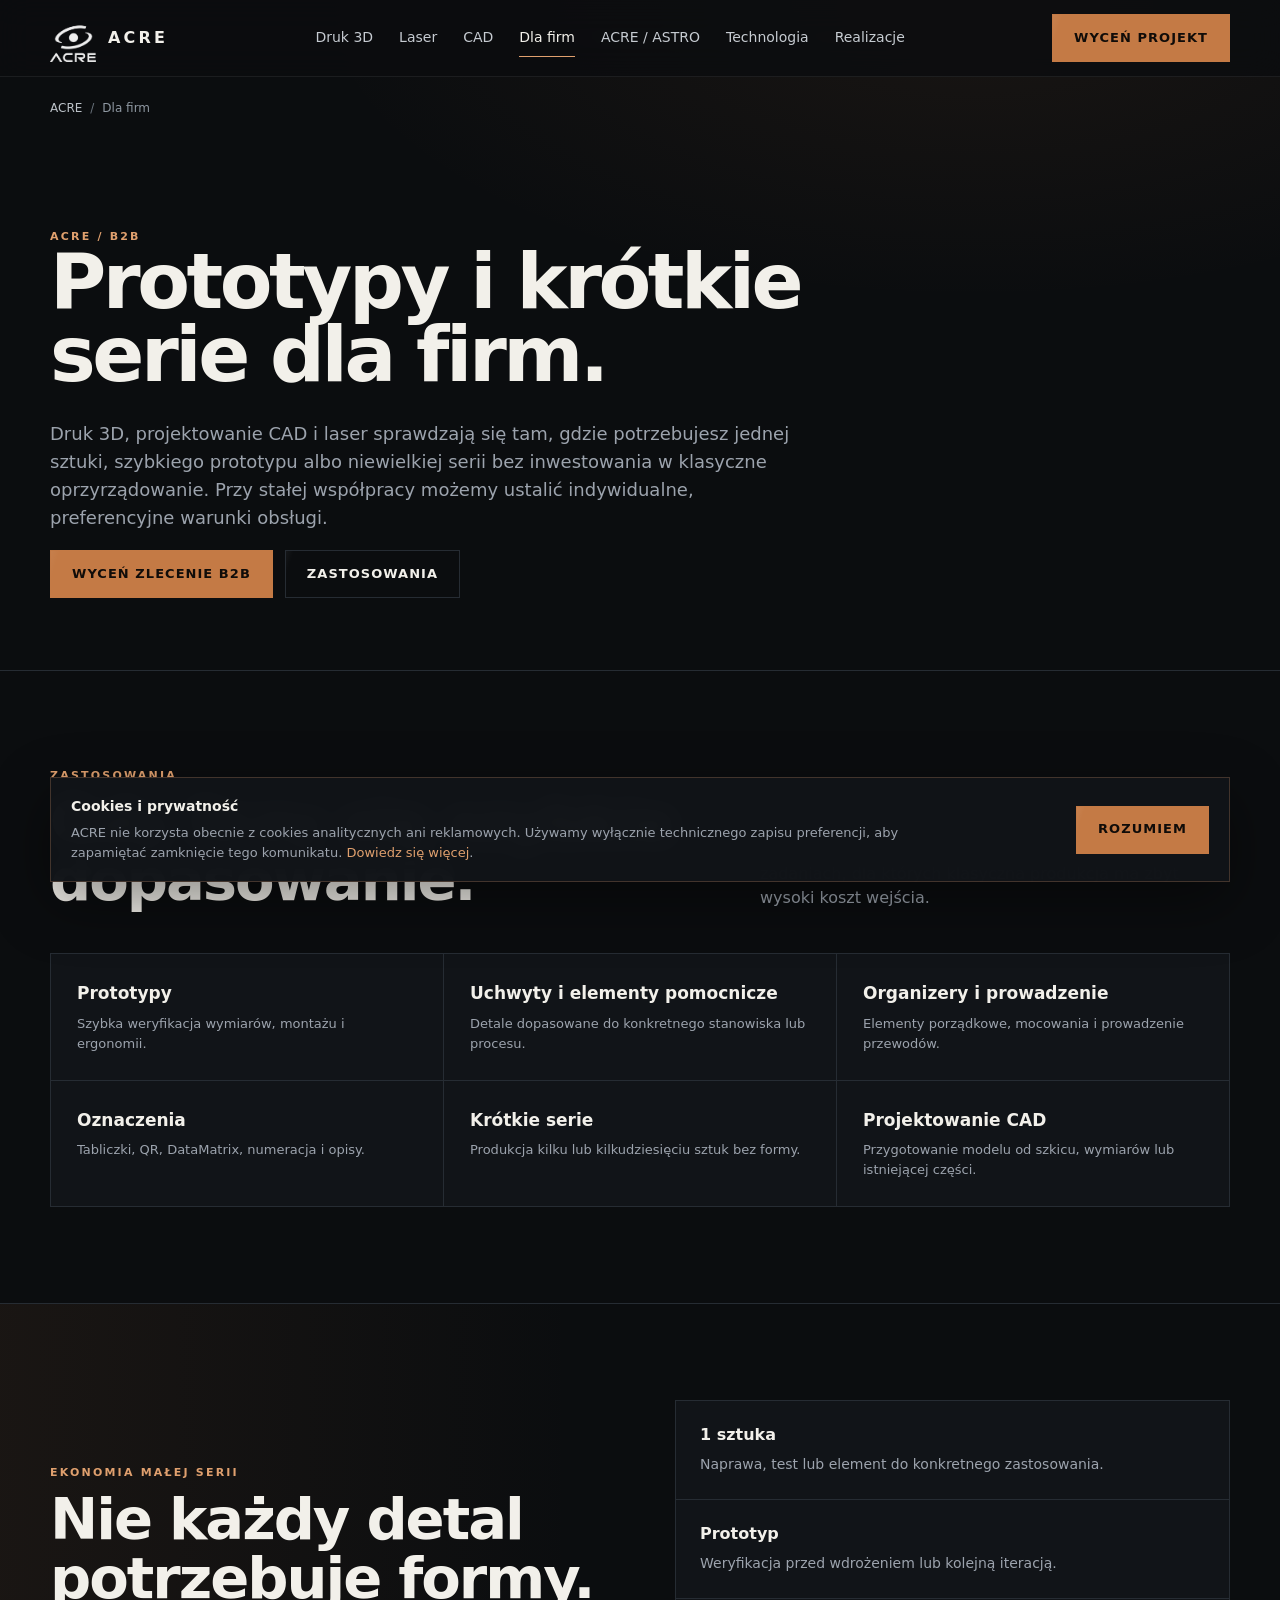
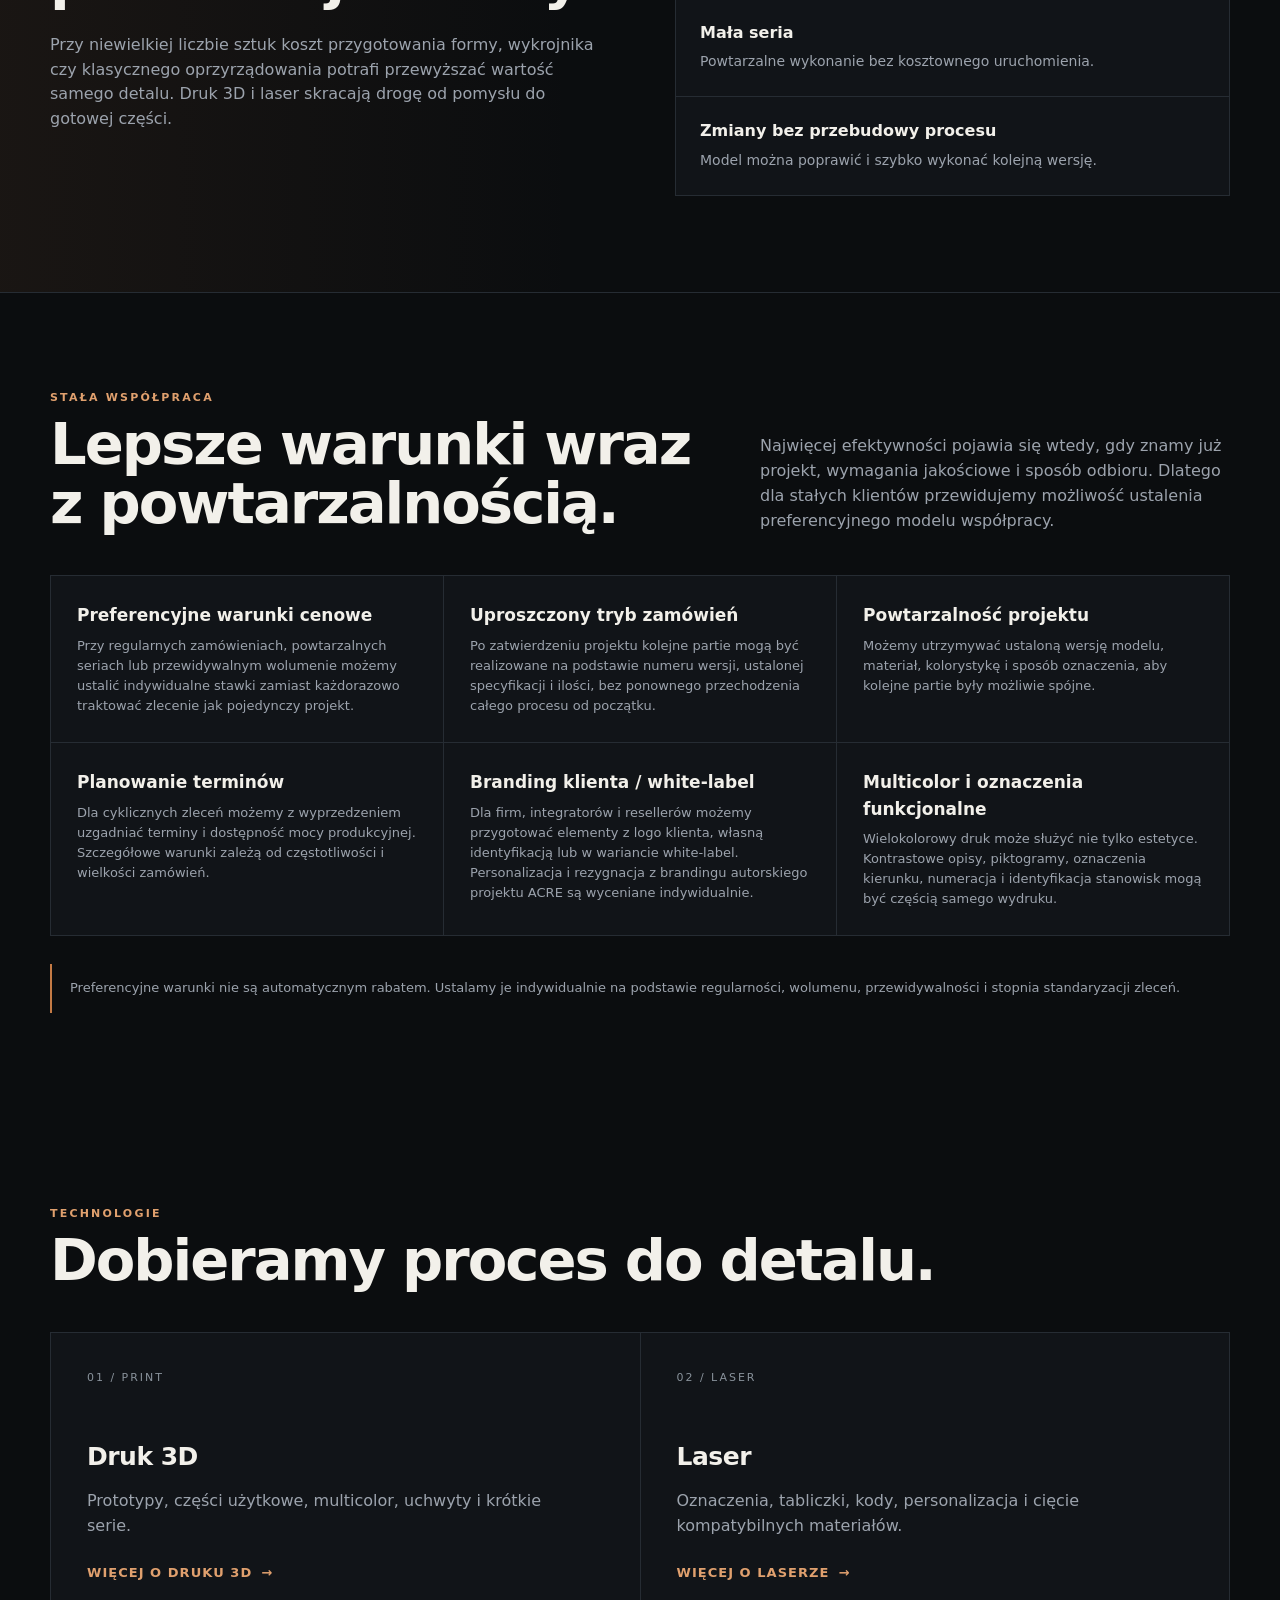
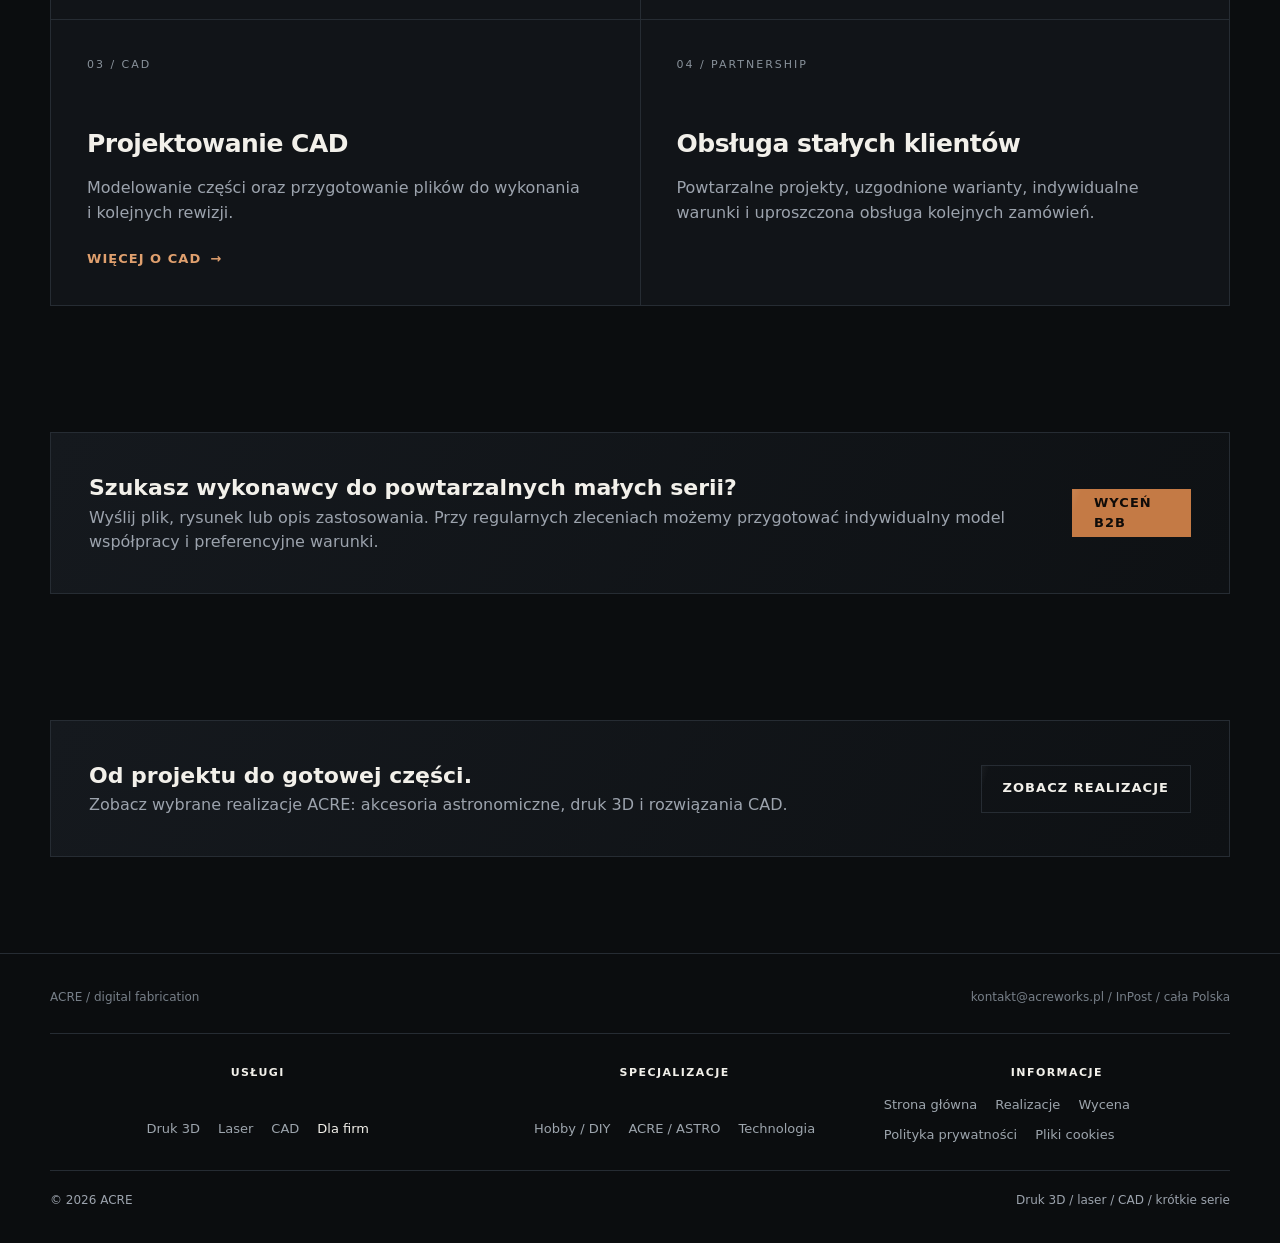
<file: dla-firm.html>
<!doctype html>
<html lang="pl">
<head>
  <meta charset="utf-8">
  <meta name="viewport" content="width=device-width, initial-scale=1">
  <title>Druk 3D, prototypy i krótkie serie dla firm | ACRE</title>
  <meta name="description" content="Druk 3D dla firm, prototypy, krótkie serie, multicolor, branding, uchwyty, organizery i oznaczenia. Preferencyjne warunki przy stałej współpracy.">
  <meta name="robots" content="index,follow,max-image-preview:large,max-snippet:-1,max-video-preview:-1">
  <meta name="theme-color" content="#0b0d0f">
  <link rel="canonical" href="https://acreworks.pl/dla-firm.html">
  <meta property="og:type" content="website"><meta property="og:locale" content="pl_PL"><meta property="og:site_name" content="ACRE"><meta property="og:url" content="https://acreworks.pl/dla-firm.html">
  <meta property="og:title" content="Prototypy i krótkie serie dla firm | ACRE"><meta property="og:description" content="Druk 3D, oznaczenia, prototypy, małe serie i indywidualne warunki dla stałych klientów."><meta property="og:image" content="https://acreworks.pl/assets/images/h2s-acre-print-01.webp"><meta property="og:image:alt" content="Realizacja wydruku 3D ACRE na Bambu Lab H2S">
  <meta name="twitter:card" content="summary_large_image"><meta name="twitter:title" content="Druk 3D i krótkie serie dla firm | ACRE"><meta name="twitter:description" content="Prototypy, elementy pomocnicze, oznaczenia, multicolor i małe serie B2B."><meta name="twitter:image" content="https://acreworks.pl/assets/images/h2s-acre-print-01.webp">
  <link rel="icon" type="image/png" href="assets/acre-logo.png"><link rel="apple-touch-icon" href="assets/acre-logo.png"><link rel="stylesheet" href="assets/styles.css?v=9"><link rel="stylesheet" href="assets/seo.css?v=2">
  <script type="application/ld+json">
  {"@context":"https://schema.org","@graph":[{"@type":"WebPage","@id":"https://acreworks.pl/dla-firm.html#webpage","url":"https://acreworks.pl/dla-firm.html","name":"Druk 3D, prototypy i krótkie serie dla firm | ACRE","description":"Usługi druku 3D, projektowania, prototypowania, personalizacji i znakowania dla firm.","inLanguage":"pl-PL","isPartOf":{"@id":"https://acreworks.pl/#website"},"breadcrumb":{"@id":"https://acreworks.pl/dla-firm.html#breadcrumb"},"mainEntity":{"@id":"https://acreworks.pl/dla-firm.html#service"},"primaryImageOfPage":{"@type":"ImageObject","url":"https://acreworks.pl/assets/images/h2s-acre-print-01.webp"}},{"@type":"BreadcrumbList","@id":"https://acreworks.pl/dla-firm.html#breadcrumb","itemListElement":[{"@type":"ListItem","position":1,"name":"ACRE","item":"https://acreworks.pl/"},{"@type":"ListItem","position":2,"name":"Dla firm","item":"https://acreworks.pl/dla-firm.html"}]},{"@type":"Service","@id":"https://acreworks.pl/dla-firm.html#service","name":"Druk 3D, prototypy i krótkie serie dla firm","serviceType":["druk 3D B2B","druk multicolor","prototypowanie","krótkie serie","oznaczenia techniczne","projektowanie CAD","white-label","personalizacja"] ,"provider":{"@id":"https://acreworks.pl/#organization"},"areaServed":{"@type":"Country","name":"Polska"},"url":"https://acreworks.pl/dla-firm.html"}]}
  </script>
</head>
<body>
<header class="site-header"><div class="wrap"><nav aria-label="Główna nawigacja"><a class="brand" href="index.html" aria-label="ACRE strona główna"><span class="logo-frame"><img src="assets/acre-logo.png" alt="" width="1254" height="1254"></span><span>ACRE</span></a><div class="navlinks"><a href="druk-3d-na-zamowienie.html">Druk 3D</a><a href="grawerowanie-ciecie-laserowe.html">Laser</a><a href="projektowanie-cad.html">CAD</a><a href="dla-firm.html">Dla firm</a><a href="technologia.html">Technologia</a><a href="realizacje.html">Realizacje</a></div><div class="nav-actions"><a class="btn primary desktop-cta" href="wycena.html?service=b2b">Wyceń projekt</a><button class="menu-toggle" type="button" aria-label="Otwórz menu" aria-expanded="false"><span></span><span></span></button></div></nav></div></header>
<main>
  <div class="wrap breadcrumbs"><ol><li><a href="index.html">ACRE</a></li><li>Dla firm</li></ol></div>
  <section class="page-hero"><div class="wrap"><div class="kicker">ACRE / B2B</div><h1>Prototypy i krótkie serie dla firm.</h1><p>Druk 3D, projektowanie CAD i laser sprawdzają się tam, gdzie potrzebujesz jednej sztuki, szybkiego prototypu albo niewielkiej serii bez inwestowania w klasyczne oprzyrządowanie. Przy stałej współpracy możemy ustalić indywidualne, preferencyjne warunki obsługi.</p><div class="actions"><a class="btn primary" href="wycena.html?service=b2b">Wyceń zlecenie B2B</a><a class="btn ghost" href="#zastosowania">Zastosowania</a></div></div></section>

  <section id="zastosowania"><div class="wrap"><div class="section-head reveal"><div><div class="kicker">Zastosowania</div><h2>Gdy liczy się szybkie dopasowanie.</h2></div><p class="section-copy">Usługi cyfrowego wytwarzania są szczególnie użyteczne przy zmianach konstrukcyjnych, małych wolumenach i zadaniach, dla których klasyczna produkcja ma zbyt wysoki koszt wejścia.</p></div><div class="feature-list reveal"><div class="feature-item"><strong>Prototypy</strong><span>Szybka weryfikacja wymiarów, montażu i ergonomii.</span></div><div class="feature-item"><strong>Uchwyty i elementy pomocnicze</strong><span>Detale dopasowane do konkretnego stanowiska lub procesu.</span></div><div class="feature-item"><strong>Organizery i prowadzenie</strong><span>Elementy porządkowe, mocowania i prowadzenie przewodów.</span></div><div class="feature-item"><strong>Oznaczenia</strong><span>Tabliczki, QR, DataMatrix, numeracja i opisy.</span></div><div class="feature-item"><strong>Krótkie serie</strong><span>Produkcja kilku lub kilkudziesięciu sztuk bez formy.</span></div><div class="feature-item"><strong>Projektowanie CAD</strong><span>Przygotowanie modelu od szkicu, wymiarów lub istniejącej części.</span></div></div></div></section>

  <section class="b2b"><div class="wrap b2b-grid"><div class="reveal"><div class="kicker">Ekonomia małej serii</div><h2>Nie każdy detal potrzebuje formy.</h2><p class="section-copy wide">Przy niewielkiej liczbie sztuk koszt przygotowania formy, wykrojnika czy klasycznego oprzyrządowania potrafi przewyższać wartość samego detalu. Druk 3D i laser skracają drogę od pomysłu do gotowej części.</p></div><div class="b2b-points reveal"><div class="b2b-point"><strong>1 sztuka</strong><span>Naprawa, test lub element do konkretnego zastosowania.</span></div><div class="b2b-point"><strong>Prototyp</strong><span>Weryfikacja przed wdrożeniem lub kolejną iteracją.</span></div><div class="b2b-point"><strong>Mała seria</strong><span>Powtarzalne wykonanie bez kosztownego uruchomienia.</span></div><div class="b2b-point"><strong>Zmiany bez przebudowy procesu</strong><span>Model można poprawić i szybko wykonać kolejną wersję.</span></div></div></div></section>

  <section id="stala-wspolpraca"><div class="wrap"><div class="section-head reveal"><div><div class="kicker">Stała współpraca</div><h2>Lepsze warunki wraz z powtarzalnością.</h2></div><p class="section-copy">Najwięcej efektywności pojawia się wtedy, gdy znamy już projekt, wymagania jakościowe i sposób odbioru. Dlatego dla stałych klientów przewidujemy możliwość ustalenia preferencyjnego modelu współpracy.</p></div><div class="feature-list reveal"><div class="feature-item"><strong>Preferencyjne warunki cenowe</strong><span>Przy regularnych zamówieniach, powtarzalnych seriach lub przewidywalnym wolumenie możemy ustalić indywidualne stawki zamiast każdorazowo traktować zlecenie jak pojedynczy projekt.</span></div><div class="feature-item"><strong>Uproszczony tryb zamówień</strong><span>Po zatwierdzeniu projektu kolejne partie mogą być realizowane na podstawie numeru wersji, ustalonej specyfikacji i ilości, bez ponownego przechodzenia całego procesu od początku.</span></div><div class="feature-item"><strong>Powtarzalność projektu</strong><span>Możemy utrzymywać ustaloną wersję modelu, materiał, kolorystykę i sposób oznaczenia, aby kolejne partie były możliwie spójne.</span></div><div class="feature-item"><strong>Planowanie terminów</strong><span>Dla cyklicznych zleceń możemy z wyprzedzeniem uzgadniać terminy i dostępność mocy produkcyjnej. Szczegółowe warunki zależą od częstotliwości i wielkości zamówień.</span></div><div class="feature-item"><strong>Branding klienta / white-label</strong><span>Dla firm, integratorów i resellerów możemy przygotować elementy z logo klienta, własną identyfikacją lub w wariancie white-label. Personalizacja i rezygnacja z brandingu autorskiego projektu ACRE są wyceniane indywidualnie.</span></div><div class="feature-item"><strong>Multicolor i oznaczenia funkcjonalne</strong><span>Wielokolorowy druk może służyć nie tylko estetyce. Kontrastowe opisy, piktogramy, oznaczenia kierunku, numeracja i identyfikacja stanowisk mogą być częścią samego wydruku.</span></div></div><div class="safety-note reveal">Preferencyjne warunki nie są automatycznym rabatem. Ustalamy je indywidualnie na podstawie regularności, wolumenu, przewidywalności i stopnia standaryzacji zleceń.</div></div></section>

  <section><div class="wrap"><div class="section-head reveal"><div><div class="kicker">Technologie</div><h2>Dobieramy proces do detalu.</h2></div></div><div class="cards reveal"><article class="card"><div class="num">01 / PRINT</div><h3>Druk 3D</h3><p>Prototypy, części użytkowe, multicolor, uchwyty i krótkie serie.</p><a class="text-link" href="druk-3d-na-zamowienie.html" style="margin-top:auto">Więcej o druku 3D <span>→</span></a></article><article class="card"><div class="num">02 / LASER</div><h3>Laser</h3><p>Oznaczenia, tabliczki, kody, personalizacja i cięcie kompatybilnych materiałów.</p><a class="text-link" href="grawerowanie-ciecie-laserowe.html" style="margin-top:auto">Więcej o laserze <span>→</span></a></article><article class="card"><div class="num">03 / CAD</div><h3>Projektowanie CAD</h3><p>Modelowanie części oraz przygotowanie plików do wykonania i kolejnych rewizji.</p><a class="text-link" href="projektowanie-cad.html" style="margin-top:auto">Więcej o CAD <span>→</span></a></article><article class="card"><div class="num">04 / PARTNERSHIP</div><h3>Obsługa stałych klientów</h3><p>Powtarzalne projekty, uzgodnione warianty, indywidualne warunki i uproszczona obsługa kolejnych zamówień.</p></article></div></div></section>

  <section class="cta"><div class="wrap"><div class="note reveal"><div><strong>Szukasz wykonawcy do powtarzalnych małych serii?</strong><br><span>Wyślij plik, rysunek lub opis zastosowania. Przy regularnych zleceniach możemy przygotować indywidualny model współpracy i preferencyjne warunki.</span></div><a class="btn primary" href="wycena.html?service=b2b">Wyceń B2B</a></div></div></section>
<section class="cta"><div class="wrap"><div class="note"><div><strong>Od projektu do gotowej części.</strong><br><span>Zobacz wybrane realizacje ACRE: akcesoria astronomiczne, druk 3D i rozwiązania CAD.</span></div><a class="btn ghost" href="realizacje.html">Zobacz realizacje</a></div></div></section>
</main>
<footer><div class="wrap"><a class="text-link" href="realizacje.html">Realizacje</a><div class="footer-grid"><span>ACRE / B2B</span><span><a href="mailto:kontakt@acreworks.pl">kontakt@acreworks.pl</a> / InPost / cała Polska</span></div><nav class="footer-links" aria-label="Usługi ACRE"><a href="index.html">Strona główna</a><a href="druk-3d-na-zamowienie.html">Druk 3D</a><a href="grawerowanie-ciecie-laserowe.html">Laser</a><a href="projektowanie-cad.html">CAD</a><a href="wycena.html">Wycena</a></nav></div></footer><script src="assets/app.js?v=8" defer></script>
</body></html>
</file>
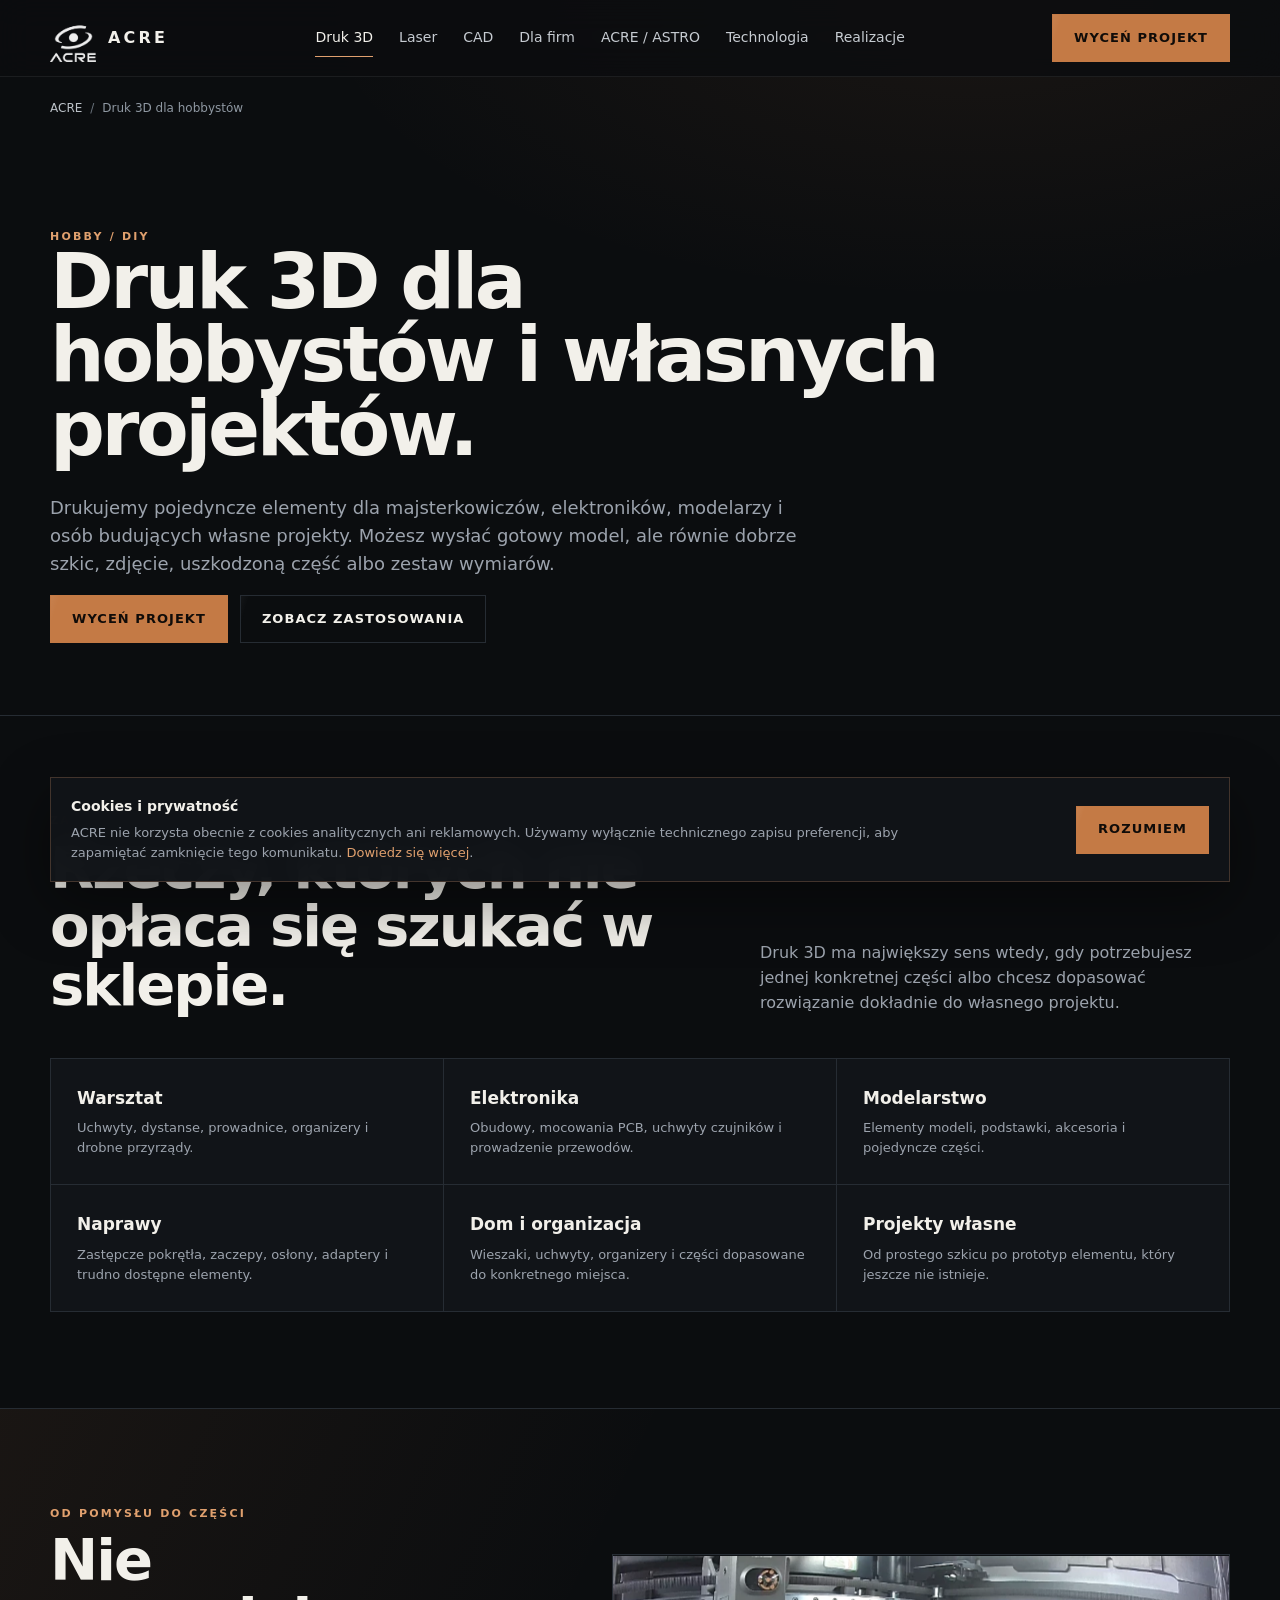
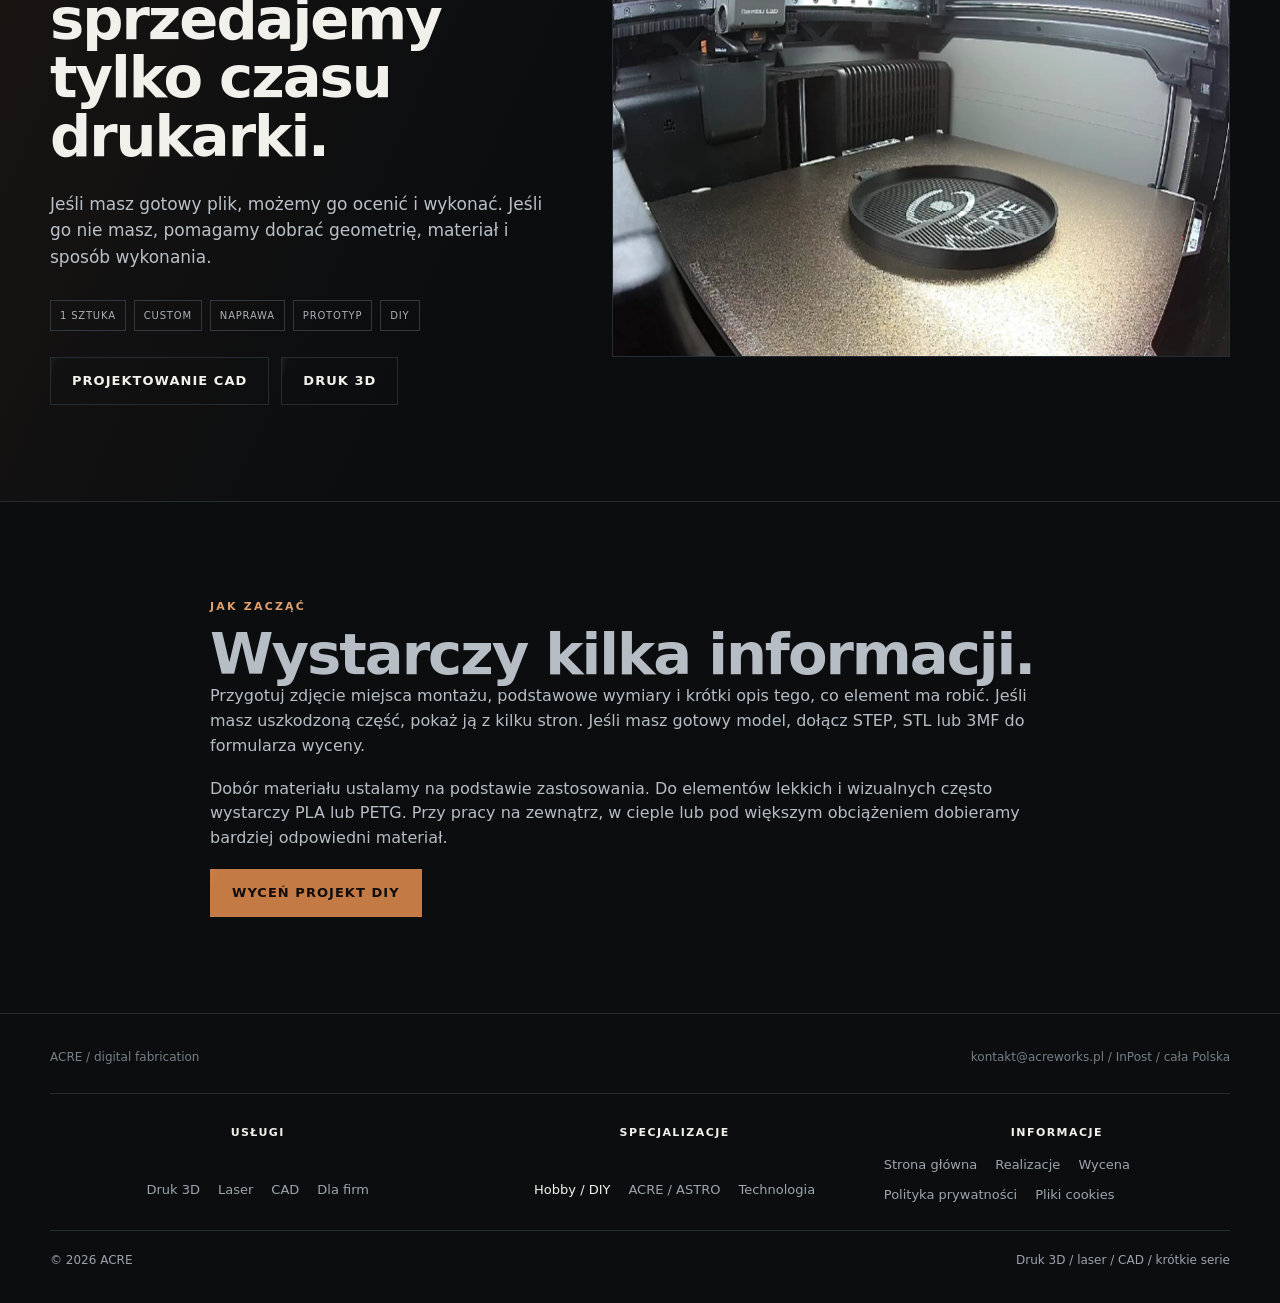
<file: druk-3d-dla-hobbystow.html>
<!doctype html>
<html lang="pl">
<head>
  <meta charset="utf-8">
  <meta name="viewport" content="width=device-width, initial-scale=1">
  <title>Druk 3D dla hobbystów i projektów DIY | ACRE</title>
  <meta name="description" content="Druk 3D dla hobbystów, majsterkowiczów, elektroniki, modelarstwa i projektów DIY. Pojedyncze części, obudowy, uchwyty i adaptery z wysyłką w Polsce.">
  <meta name="robots" content="index,follow,max-image-preview:large,max-snippet:-1,max-video-preview:-1">
  <meta name="theme-color" content="#0b0d0f">
  <link rel="canonical" href="https://acreworks.pl/druk-3d-dla-hobbystow.html">
  <meta property="og:type" content="website"><meta property="og:locale" content="pl_PL"><meta property="og:site_name" content="ACRE"><meta property="og:url" content="https://acreworks.pl/druk-3d-dla-hobbystow.html">
  <meta property="og:title" content="Druk 3D dla hobbystów i DIY | ACRE"><meta property="og:description" content="Nietypowe części, obudowy, uchwyty, adaptery i projekty własne. Od pomysłu do gotowego detalu."><meta property="og:image" content="https://acreworks.pl/assets/images/h2s-acre-print-01.webp"><meta property="og:image:alt" content="Druk 3D elementu ACRE na Bambu Lab H2S">
  <meta name="twitter:card" content="summary_large_image"><meta name="twitter:title" content="Druk 3D dla hobbystów i DIY | ACRE"><meta name="twitter:description" content="Pojedyncze części i projekty własne z wysyłką w całej Polsce."><meta name="twitter:image" content="https://acreworks.pl/assets/images/h2s-acre-print-01.webp">
  <link rel="icon" type="image/png" href="assets/acre-logo.png"><link rel="apple-touch-icon" href="assets/acre-logo.png"><link rel="stylesheet" href="assets/styles.css?v=9"><link rel="stylesheet" href="assets/seo.css?v=1">
  <script type="application/ld+json">
  {"@context":"https://schema.org","@graph":[{"@type":"WebPage","@id":"https://acreworks.pl/druk-3d-dla-hobbystow.html#webpage","url":"https://acreworks.pl/druk-3d-dla-hobbystow.html","name":"Druk 3D dla hobbystów i projektów DIY | ACRE","description":"Druk 3D pojedynczych części, obudów, uchwytów i projektów DIY.","inLanguage":"pl-PL","isPartOf":{"@id":"https://acreworks.pl/#website"},"breadcrumb":{"@id":"https://acreworks.pl/druk-3d-dla-hobbystow.html#breadcrumb"},"mainEntity":{"@id":"https://acreworks.pl/druk-3d-dla-hobbystow.html#service"},"primaryImageOfPage":{"@type":"ImageObject","url":"https://acreworks.pl/assets/images/h2s-acre-print-01.webp"}},{"@type":"BreadcrumbList","@id":"https://acreworks.pl/druk-3d-dla-hobbystow.html#breadcrumb","itemListElement":[{"@type":"ListItem","position":1,"name":"ACRE","item":"https://acreworks.pl/"},{"@type":"ListItem","position":2,"name":"Druk 3D dla hobbystów","item":"https://acreworks.pl/druk-3d-dla-hobbystow.html"}]},{"@type":"Service","@id":"https://acreworks.pl/druk-3d-dla-hobbystow.html#service","name":"Druk 3D dla hobbystów i projektów DIY","serviceType":["druk 3D DIY","części na wymiar","obudowy elektroniki","części naprawcze","modelarstwo"],"provider":{"@id":"https://acreworks.pl/#organization"},"areaServed":{"@type":"Country","name":"Polska"},"url":"https://acreworks.pl/druk-3d-dla-hobbystow.html"}]}
  </script>
</head>
<body>
<header class="site-header"><div class="wrap"><nav aria-label="Główna nawigacja"><a class="brand" href="index.html" aria-label="ACRE strona główna"><span class="logo-frame"><img src="assets/acre-logo.png" alt="" width="1254" height="1254"></span><span>ACRE</span></a><div class="navlinks"><a href="druk-3d-na-zamowienie.html">Druk 3D</a><a href="grawerowanie-ciecie-laserowe.html">Laser</a><a href="projektowanie-cad.html">CAD</a><a href="akcesoria-astronomiczne.html">ACRE / ASTRO</a><a href="technologia.html">Technologia</a><a href="realizacje.html">Realizacje</a></div><div class="nav-actions"><a class="btn primary desktop-cta" href="wycena.html?service=druk3d">Wyceń projekt</a><button class="menu-toggle" type="button" aria-label="Otwórz menu" aria-expanded="false"><span></span><span></span></button></div></nav></div></header>
<main>
  <div class="wrap breadcrumbs"><ol><li><a href="index.html">ACRE</a></li><li>Druk 3D dla hobbystów</li></ol></div>
  <section class="page-hero"><div class="wrap"><div class="kicker">Hobby / DIY</div><h1>Druk 3D dla hobbystów i własnych projektów.</h1><p>Drukujemy pojedyncze elementy dla majsterkowiczów, elektroników, modelarzy i osób budujących własne projekty. Możesz wysłać gotowy model, ale równie dobrze szkic, zdjęcie, uszkodzoną część albo zestaw wymiarów.</p><div class="actions"><a class="btn primary" href="wycena.html?service=druk3d">Wyceń projekt</a><a class="btn ghost" href="#przyklady">Zobacz zastosowania</a></div></div></section>
  <section id="przyklady"><div class="wrap"><div class="section-head reveal"><div><div class="kicker">Zastosowania</div><h2>Rzeczy, których nie opłaca się szukać w sklepie.</h2></div><p class="section-copy">Druk 3D ma największy sens wtedy, gdy potrzebujesz jednej konkretnej części albo chcesz dopasować rozwiązanie dokładnie do własnego projektu.</p></div><div class="feature-list reveal"><div class="feature-item"><strong>Warsztat</strong><span>Uchwyty, dystanse, prowadnice, organizery i drobne przyrządy.</span></div><div class="feature-item"><strong>Elektronika</strong><span>Obudowy, mocowania PCB, uchwyty czujników i prowadzenie przewodów.</span></div><div class="feature-item"><strong>Modelarstwo</strong><span>Elementy modeli, podstawki, akcesoria i pojedyncze części.</span></div><div class="feature-item"><strong>Naprawy</strong><span>Zastępcze pokrętła, zaczepy, osłony, adaptery i trudno dostępne elementy.</span></div><div class="feature-item"><strong>Dom i organizacja</strong><span>Wieszaki, uchwyty, organizery i części dopasowane do konkretnego miejsca.</span></div><div class="feature-item"><strong>Projekty własne</strong><span>Od prostego szkicu po prototyp elementu, który jeszcze nie istnieje.</span></div></div></div></section>
  <section class="equipment-section"><div class="wrap equipment-grid"><div class="equipment-copy reveal"><div class="kicker">Od pomysłu do części</div><h2>Nie sprzedajemy tylko czasu drukarki.</h2><p class="equipment-lead">Jeśli masz gotowy plik, możemy go ocenić i wykonać. Jeśli go nie masz, pomagamy dobrać geometrię, materiał i sposób wykonania.</p><div class="chips"><span class="chip">1 sztuka</span><span class="chip">custom</span><span class="chip">naprawa</span><span class="chip">prototyp</span><span class="chip">DIY</span></div><div class="actions" style="margin-top:26px"><a class="btn ghost" href="projektowanie-cad.html">Projektowanie CAD</a><a class="btn ghost" href="druk-3d-na-zamowienie.html">Druk 3D</a></div></div><figure class="equipment-media reveal"><img src="assets/images/h2s-acre-print-01.webp" alt="Druk 3D elementu ACRE na Bambu Lab H2S" loading="lazy" width="965" height="600"></figure></div></section>
  <section><div class="wrap seo-copy reveal"><div class="kicker">Jak zacząć</div><h2>Wystarczy kilka informacji.</h2><p>Przygotuj zdjęcie miejsca montażu, podstawowe wymiary i krótki opis tego, co element ma robić. Jeśli masz uszkodzoną część, pokaż ją z kilku stron. Jeśli masz gotowy model, dołącz STEP, STL lub 3MF do formularza wyceny.</p><p>Dobór materiału ustalamy na podstawie zastosowania. Do elementów lekkich i wizualnych często wystarczy PLA lub PETG. Przy pracy na zewnątrz, w cieple lub pod większym obciążeniem dobieramy bardziej odpowiedni materiał.</p><a class="btn primary" href="wycena.html?service=druk3d">Wyceń projekt DIY</a></div></section>
</main>
<footer><div class="wrap"><a class="text-link" href="realizacje.html">Realizacje</a><div class="footer-grid"><span>ACRE / Hobby / DIY / druk 3D</span><span><a href="mailto:kontakt@acreworks.pl">kontakt@acreworks.pl</a> / InPost / cała Polska</span></div><nav class="footer-links" aria-label="Usługi ACRE"><a href="index.html">Strona główna</a><a href="druk-3d-na-zamowienie.html">Druk 3D</a><a href="grawerowanie-ciecie-laserowe.html">Laser</a><a href="projektowanie-cad.html">CAD</a><a href="akcesoria-astronomiczne.html">ACRE / ASTRO</a><a href="wycena.html">Wycena</a></nav></div></footer><script src="assets/app.js?v=8" defer></script>
</body></html>
</file>
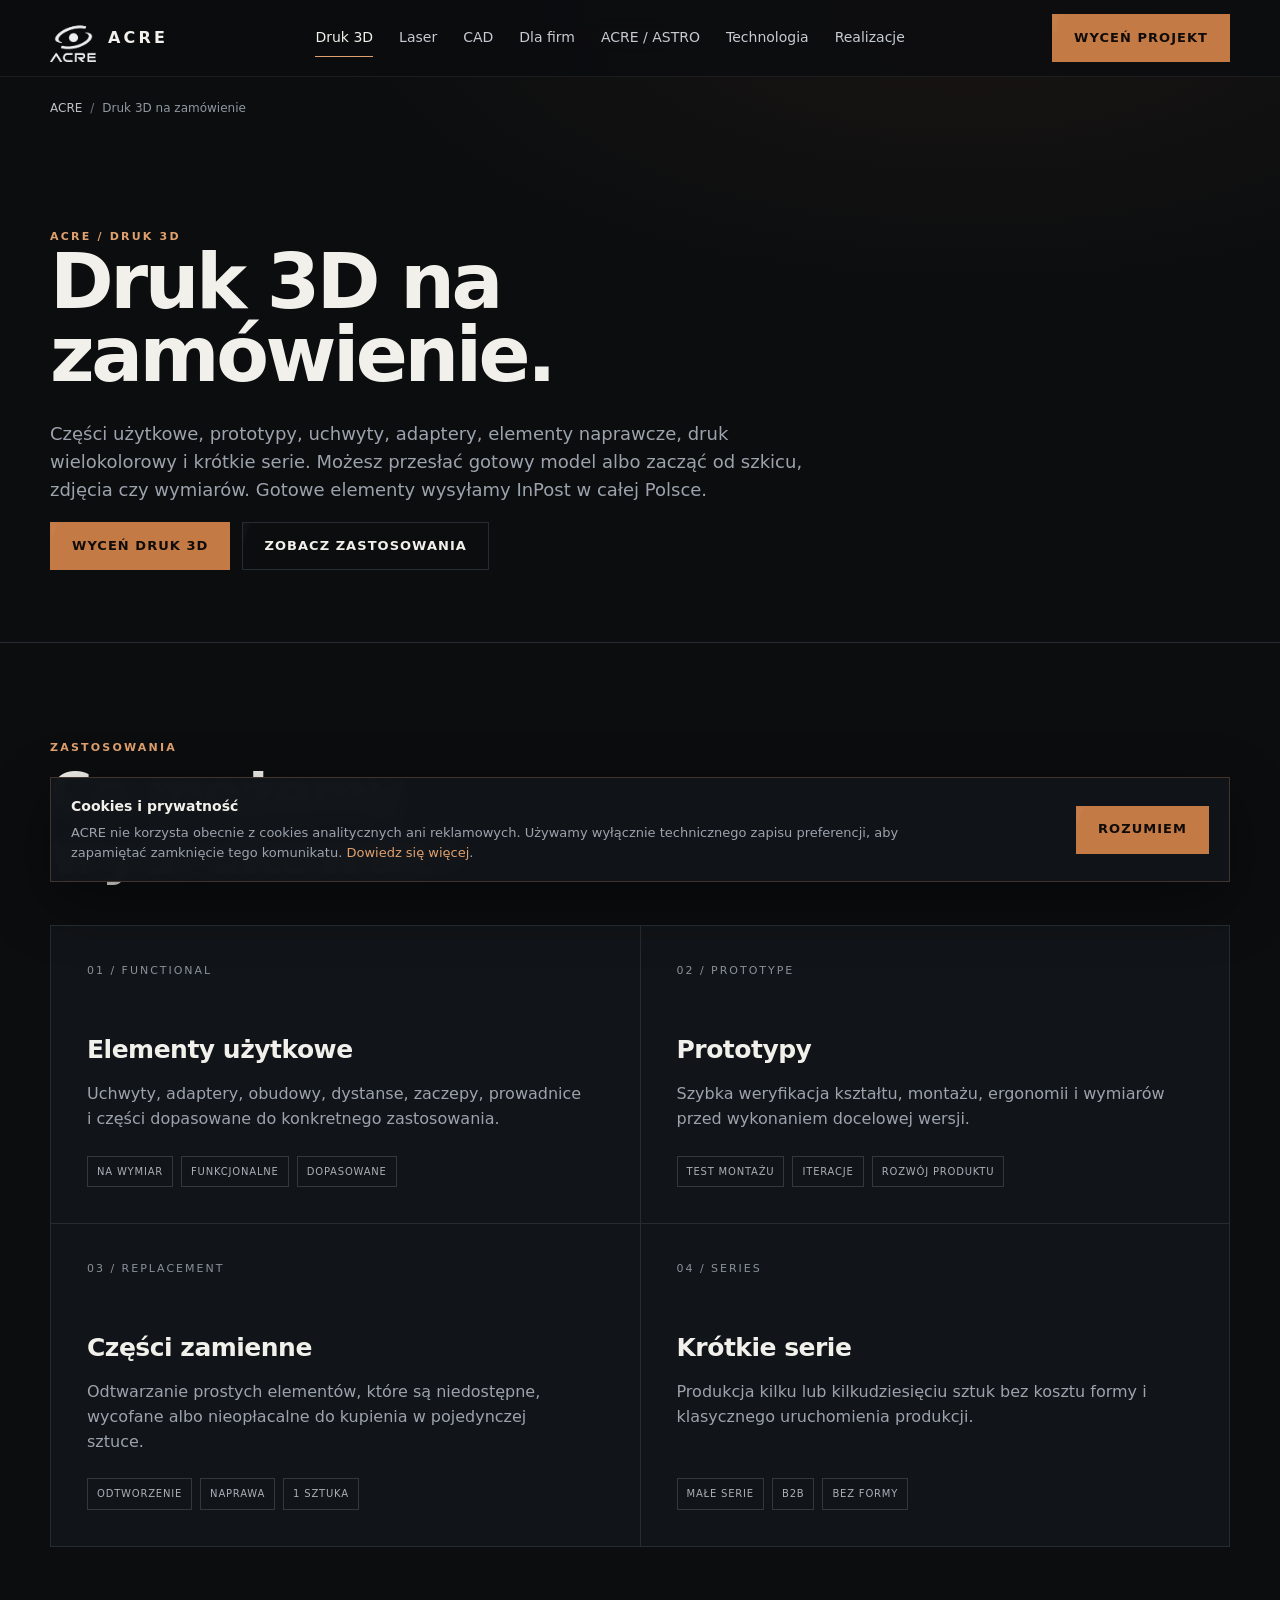
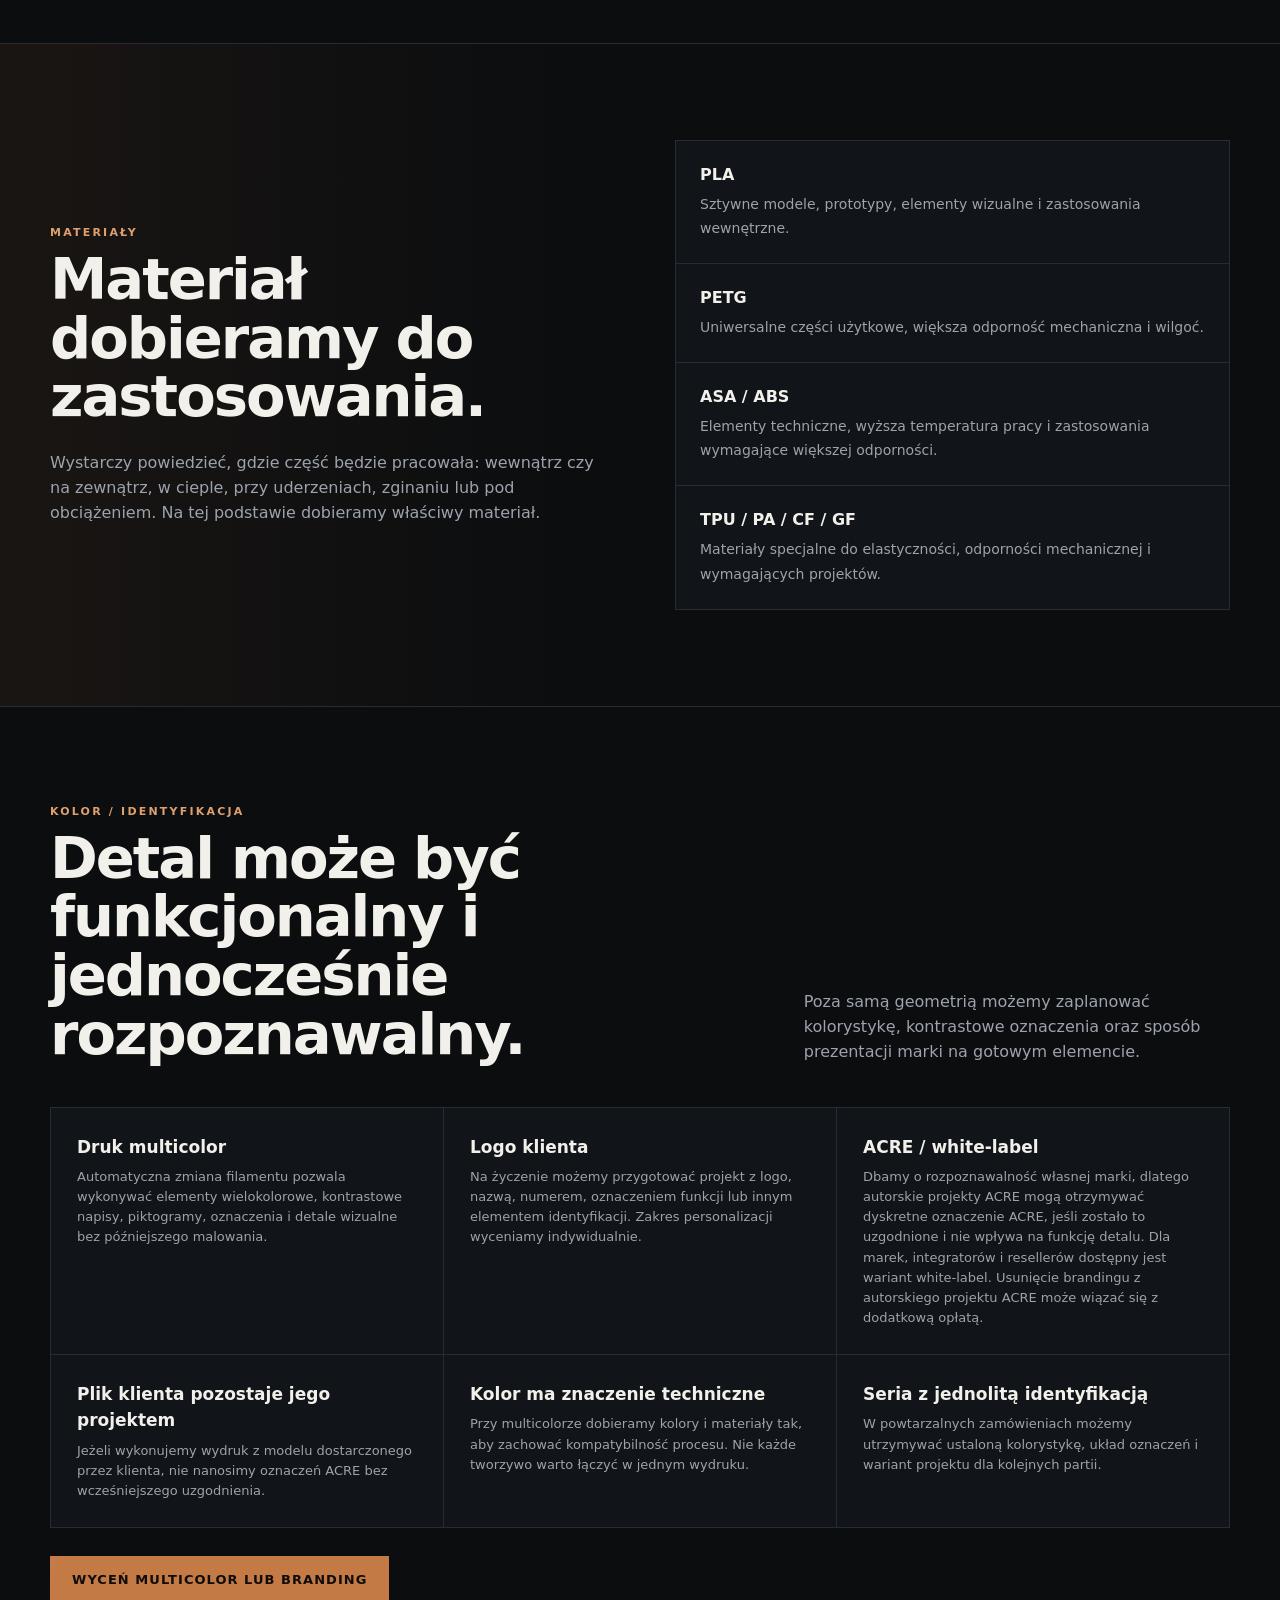
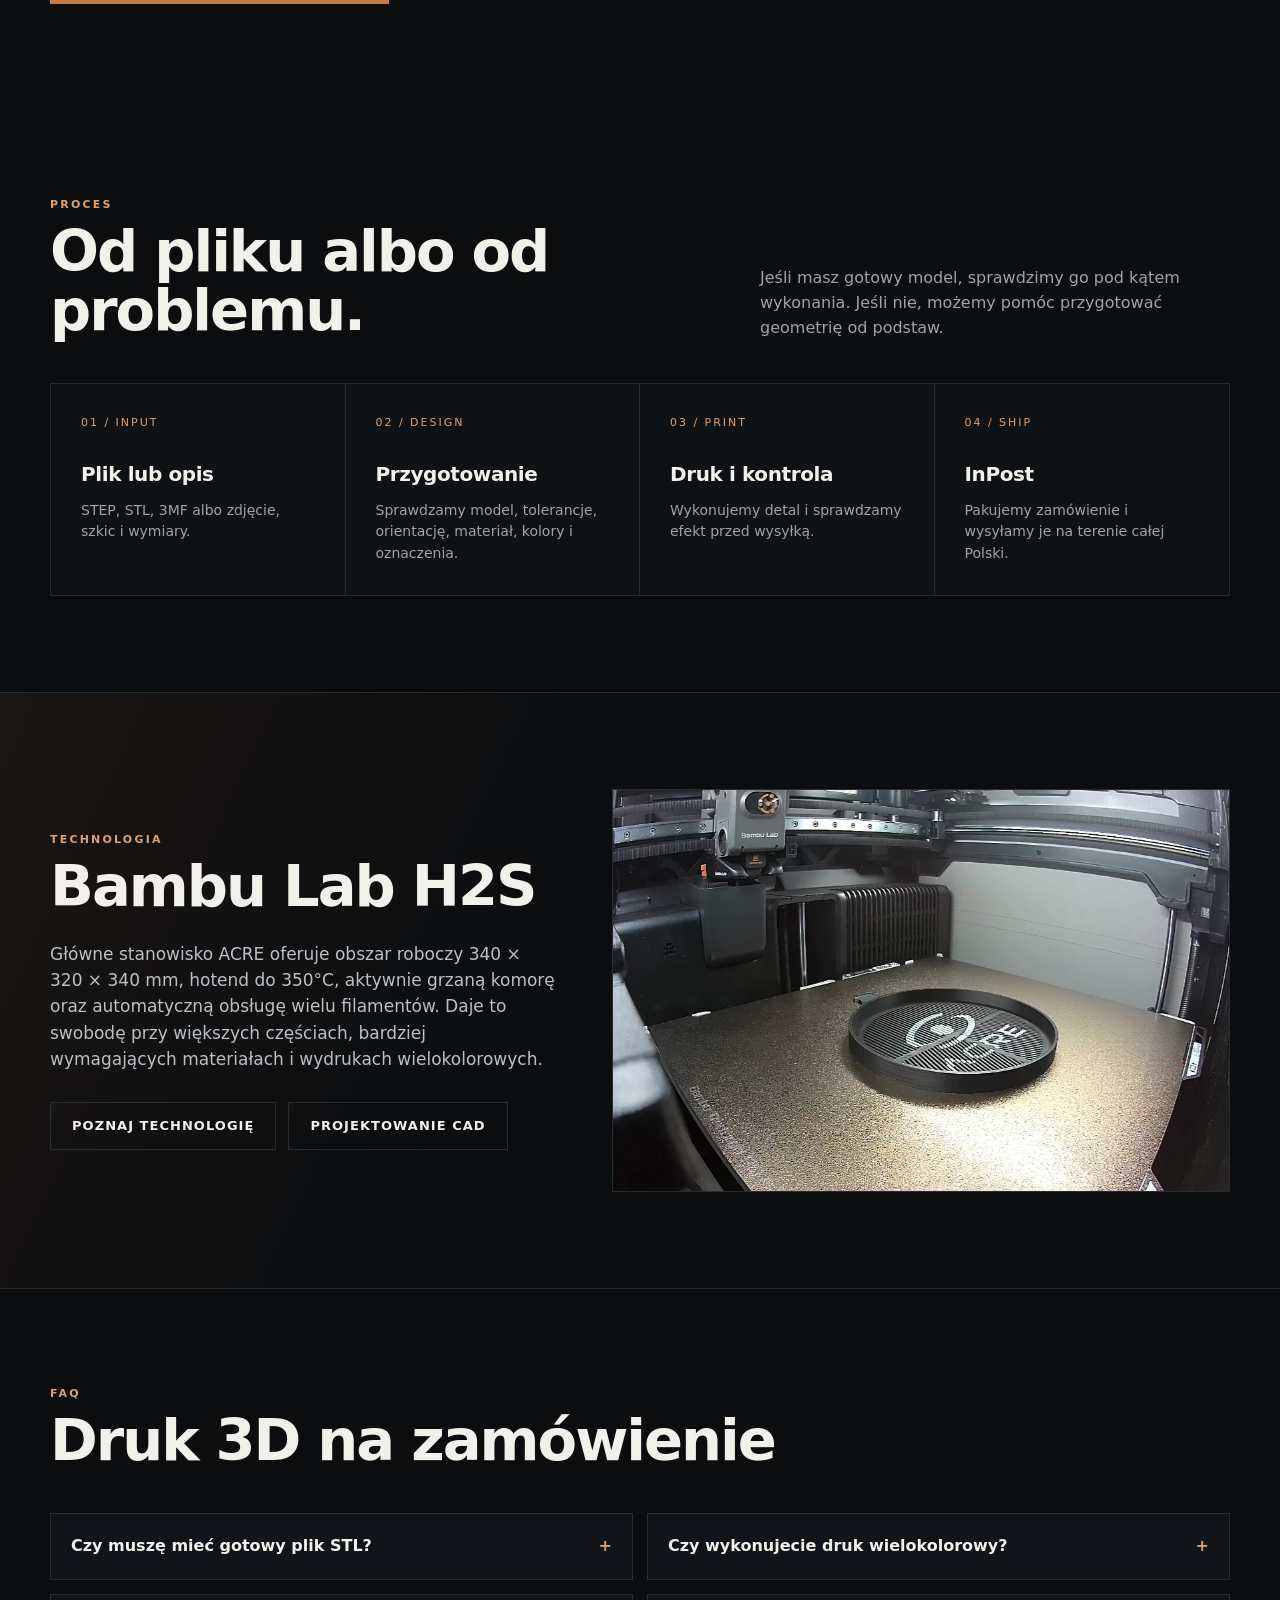
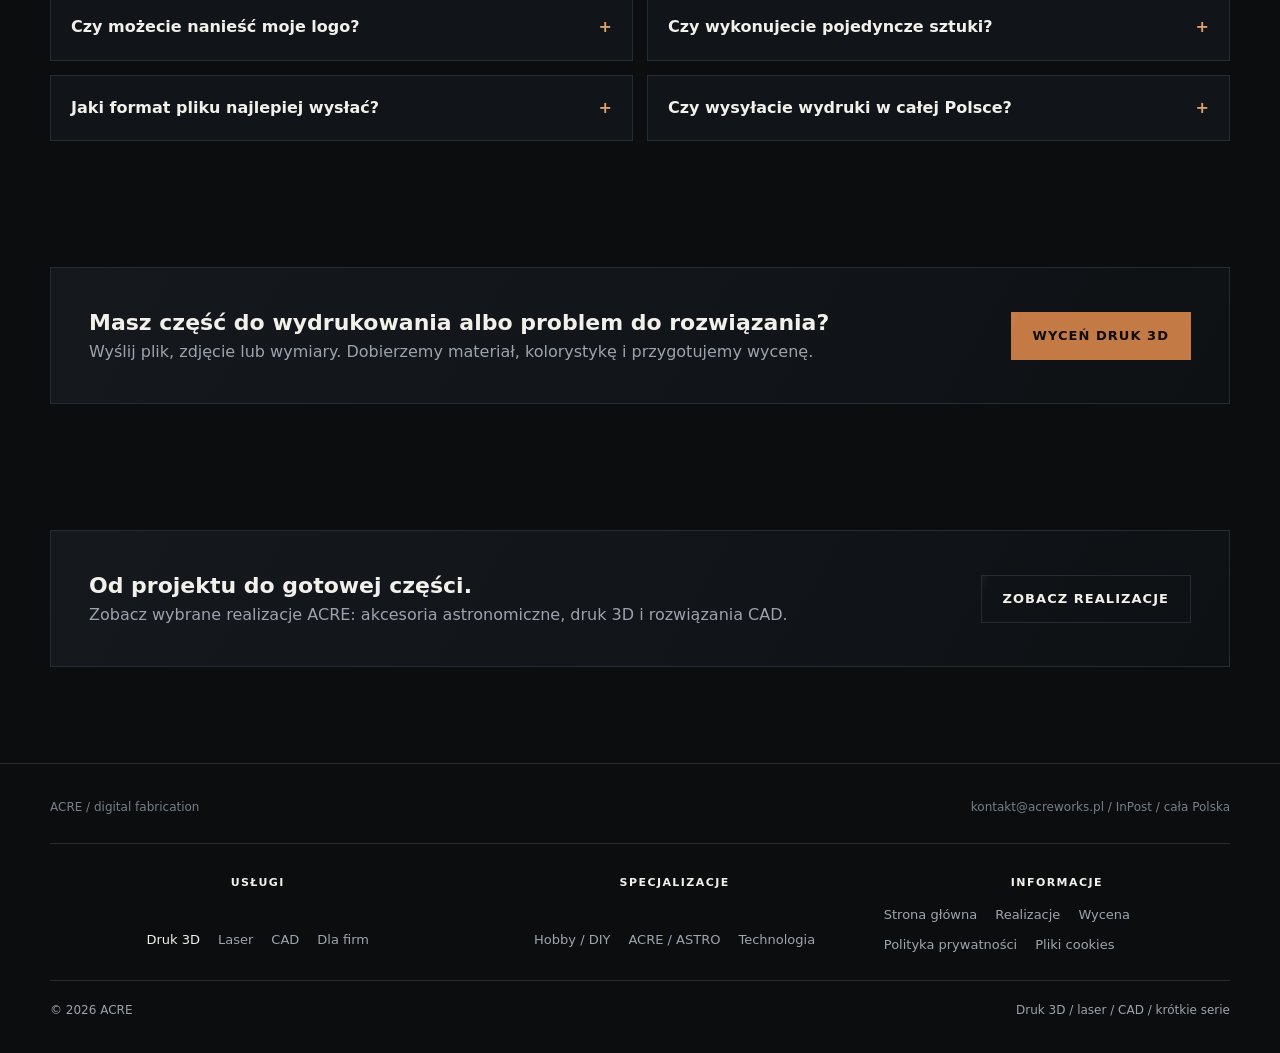
<file: druk-3d-na-zamowienie.html>
<!doctype html>
<html lang="pl">
<head>
  <meta charset="utf-8">
  <meta name="viewport" content="width=device-width, initial-scale=1">
  <title>Druk 3D na zamówienie, multicolor i krótkie serie | ACRE</title>
  <meta name="description" content="Druk 3D na zamówienie: części użytkowe, prototypy, multicolor, uchwyty, adaptery, części zamienne i krótkie serie. Pomoc CAD i wysyłka InPost w całej Polsce.">
  <meta name="robots" content="index,follow,max-image-preview:large,max-snippet:-1,max-video-preview:-1">
  <meta name="theme-color" content="#0b0d0f">
  <link rel="canonical" href="https://acreworks.pl/druk-3d-na-zamowienie.html">
  <meta property="og:type" content="website"><meta property="og:locale" content="pl_PL"><meta property="og:site_name" content="ACRE"><meta property="og:url" content="https://acreworks.pl/druk-3d-na-zamowienie.html">
  <meta property="og:title" content="Druk 3D na zamówienie i multicolor | ACRE"><meta property="og:description" content="Części na wymiar, prototypy, druk wielokolorowy i krótkie serie. Możesz zacząć od gotowego modelu albo samego pomysłu.">
  <meta property="og:image" content="https://acreworks.pl/assets/images/h2s-acre-print-01.webp"><meta property="og:image:alt" content="Druk 3D elementu ACRE na Bambu Lab H2S"><meta property="og:image:width" content="965"><meta property="og:image:height" content="600">
  <meta name="twitter:card" content="summary_large_image"><meta name="twitter:title" content="Druk 3D na zamówienie i multicolor | ACRE"><meta name="twitter:description" content="Części na wymiar, druk wielokolorowy, prototypy i krótkie serie z wysyłką w całej Polsce."><meta name="twitter:image" content="https://acreworks.pl/assets/images/h2s-acre-print-01.webp">
  <link rel="icon" type="image/png" href="assets/acre-logo.png"><link rel="apple-touch-icon" href="assets/acre-logo.png"><link rel="stylesheet" href="assets/styles.css?v=9"><link rel="stylesheet" href="assets/seo.css?v=2">
  <script type="application/ld+json">
  {"@context":"https://schema.org","@graph":[{"@type":"WebPage","@id":"https://acreworks.pl/druk-3d-na-zamowienie.html#webpage","url":"https://acreworks.pl/druk-3d-na-zamowienie.html","name":"Druk 3D na zamówienie, multicolor i krótkie serie | ACRE","description":"Druk 3D części użytkowych, prototypów, elementów wielokolorowych, uchwytów, adapterów i krótkich serii.","inLanguage":"pl-PL","isPartOf":{"@id":"https://acreworks.pl/#website"},"breadcrumb":{"@id":"https://acreworks.pl/druk-3d-na-zamowienie.html#breadcrumb"},"mainEntity":{"@id":"https://acreworks.pl/druk-3d-na-zamowienie.html#service"},"primaryImageOfPage":{"@type":"ImageObject","url":"https://acreworks.pl/assets/images/h2s-acre-print-01.webp"}},{"@type":"BreadcrumbList","@id":"https://acreworks.pl/druk-3d-na-zamowienie.html#breadcrumb","itemListElement":[{"@type":"ListItem","position":1,"name":"ACRE","item":"https://acreworks.pl/"},{"@type":"ListItem","position":2,"name":"Druk 3D na zamówienie","item":"https://acreworks.pl/druk-3d-na-zamowienie.html"}]},{"@type":"Service","@id":"https://acreworks.pl/druk-3d-na-zamowienie.html#service","name":"Druk 3D na zamówienie","serviceType":["druk 3D","druk wielokolorowy","multicolor","prototypowanie","części na wymiar","krótkie serie","personalizacja wydruków"],"provider":{"@id":"https://acreworks.pl/#organization"},"areaServed":{"@type":"Country","name":"Polska"},"url":"https://acreworks.pl/druk-3d-na-zamowienie.html"}]}
  </script>
</head>
<body>
<header class="site-header"><div class="wrap"><nav aria-label="Główna nawigacja"><a class="brand" href="index.html" aria-label="ACRE strona główna"><span class="logo-frame"><img src="assets/acre-logo.png" alt="" width="1254" height="1254"></span><span>ACRE</span></a><div class="navlinks"><a href="druk-3d-na-zamowienie.html">Druk 3D</a><a href="grawerowanie-ciecie-laserowe.html">Laser</a><a href="projektowanie-cad.html">CAD</a><a href="dla-firm.html">Dla firm</a><a href="akcesoria-astronomiczne.html">ACRE / ASTRO</a><a href="technologia.html">Technologia</a><a href="realizacje.html">Realizacje</a></div><div class="nav-actions"><a class="btn primary desktop-cta" href="wycena.html?service=druk3d">Wyceń projekt</a><button class="menu-toggle" type="button" aria-label="Otwórz menu" aria-expanded="false"><span></span><span></span></button></div></nav></div></header>
<main>
  <div class="wrap breadcrumbs"><ol><li><a href="index.html">ACRE</a></li><li>Druk 3D na zamówienie</li></ol></div>
  <section class="page-hero"><div class="wrap"><div class="kicker">ACRE / druk 3D</div><h1>Druk 3D na zamówienie.</h1><p>Części użytkowe, prototypy, uchwyty, adaptery, elementy naprawcze, druk wielokolorowy i krótkie serie. Możesz przesłać gotowy model albo zacząć od szkicu, zdjęcia czy wymiarów. Gotowe elementy wysyłamy InPost w całej Polsce.</p><div class="actions"><a class="btn primary" href="wycena.html?service=druk3d">Wyceń druk 3D</a><a class="btn ghost" href="#zastosowania">Zobacz zastosowania</a></div></div></section>

  <section id="zastosowania"><div class="wrap"><div class="section-head reveal"><div><div class="kicker">Zastosowania</div><h2>Co możemy wydrukować?</h2></div><p class="section-copy">Największą przewagą druku 3D jest szybkie wykonanie dopasowanej części bez kosztownego oprzyrządowania, szczególnie przy jednej sztuce, prototypie lub małej serii.</p></div><div class="cards reveal"><article class="card"><div class="num">01 / FUNCTIONAL</div><h3>Elementy użytkowe</h3><p>Uchwyty, adaptery, obudowy, dystanse, zaczepy, prowadnice i części dopasowane do konkretnego zastosowania.</p><div class="chips"><span class="chip">na wymiar</span><span class="chip">funkcjonalne</span><span class="chip">dopasowane</span></div></article><article class="card"><div class="num">02 / PROTOTYPE</div><h3>Prototypy</h3><p>Szybka weryfikacja kształtu, montażu, ergonomii i wymiarów przed wykonaniem docelowej wersji.</p><div class="chips"><span class="chip">test montażu</span><span class="chip">iteracje</span><span class="chip">rozwój produktu</span></div></article><article class="card"><div class="num">03 / REPLACEMENT</div><h3>Części zamienne</h3><p>Odtwarzanie prostych elementów, które są niedostępne, wycofane albo nieopłacalne do kupienia w pojedynczej sztuce.</p><div class="chips"><span class="chip">odtworzenie</span><span class="chip">naprawa</span><span class="chip">1 sztuka</span></div></article><article class="card"><div class="num">04 / SERIES</div><h3>Krótkie serie</h3><p>Produkcja kilku lub kilkudziesięciu sztuk bez kosztu formy i klasycznego uruchomienia produkcji.</p><div class="chips"><span class="chip">małe serie</span><span class="chip">B2B</span><span class="chip">bez formy</span></div></article></div></div></section>

  <section class="b2b"><div class="wrap b2b-grid"><div class="reveal"><div class="kicker">Materiały</div><h2>Materiał dobieramy do zastosowania.</h2><p class="section-copy wide">Wystarczy powiedzieć, gdzie część będzie pracowała: wewnątrz czy na zewnątrz, w cieple, przy uderzeniach, zginaniu lub pod obciążeniem. Na tej podstawie dobieramy właściwy materiał.</p></div><div class="b2b-points reveal"><div class="b2b-point"><strong>PLA</strong><span>Sztywne modele, prototypy, elementy wizualne i zastosowania wewnętrzne.</span></div><div class="b2b-point"><strong>PETG</strong><span>Uniwersalne części użytkowe, większa odporność mechaniczna i wilgoć.</span></div><div class="b2b-point"><strong>ASA / ABS</strong><span>Elementy techniczne, wyższa temperatura pracy i zastosowania wymagające większej odporności.</span></div><div class="b2b-point"><strong>TPU / PA / CF / GF</strong><span>Materiały specjalne do elastyczności, odporności mechanicznej i wymagających projektów.</span></div></div></div></section>

  <section id="multicolor-branding"><div class="wrap"><div class="section-head reveal"><div><div class="kicker">Kolor / identyfikacja</div><h2>Detal może być funkcjonalny i jednocześnie rozpoznawalny.</h2></div><p class="section-copy">Poza samą geometrią możemy zaplanować kolorystykę, kontrastowe oznaczenia oraz sposób prezentacji marki na gotowym elemencie.</p></div><div class="feature-list reveal"><div class="feature-item"><strong>Druk multicolor</strong><span>Automatyczna zmiana filamentu pozwala wykonywać elementy wielokolorowe, kontrastowe napisy, piktogramy, oznaczenia i detale wizualne bez późniejszego malowania.</span></div><div class="feature-item"><strong>Logo klienta</strong><span>Na życzenie możemy przygotować projekt z logo, nazwą, numerem, oznaczeniem funkcji lub innym elementem identyfikacji. Zakres personalizacji wyceniamy indywidualnie.</span></div><div class="feature-item"><strong>ACRE / white-label</strong><span>Dbamy o rozpoznawalność własnej marki, dlatego autorskie projekty ACRE mogą otrzymywać dyskretne oznaczenie ACRE, jeśli zostało to uzgodnione i nie wpływa na funkcję detalu. Dla marek, integratorów i resellerów dostępny jest wariant white-label. Usunięcie brandingu z autorskiego projektu ACRE może wiązać się z dodatkową opłatą.</span></div><div class="feature-item"><strong>Plik klienta pozostaje jego projektem</strong><span>Jeżeli wykonujemy wydruk z modelu dostarczonego przez klienta, nie nanosimy oznaczeń ACRE bez wcześniejszego uzgodnienia.</span></div><div class="feature-item"><strong>Kolor ma znaczenie techniczne</strong><span>Przy multicolorze dobieramy kolory i materiały tak, aby zachować kompatybilność procesu. Nie każde tworzywo warto łączyć w jednym wydruku.</span></div><div class="feature-item"><strong>Seria z jednolitą identyfikacją</strong><span>W powtarzalnych zamówieniach możemy utrzymywać ustaloną kolorystykę, układ oznaczeń i wariant projektu dla kolejnych partii.</span></div></div><div class="actions reveal" style="margin-top:28px"><a class="btn primary" href="wycena.html?service=druk3d">Wyceń multicolor lub branding</a></div></div></section>

  <section><div class="wrap"><div class="section-head reveal"><div><div class="kicker">Proces</div><h2>Od pliku albo od problemu.</h2></div><p class="section-copy">Jeśli masz gotowy model, sprawdzimy go pod kątem wykonania. Jeśli nie, możemy pomóc przygotować geometrię od podstaw.</p></div><div class="process-grid reveal"><article class="step"><div class="step-no">01 / INPUT</div><h3>Plik lub opis</h3><p>STEP, STL, 3MF albo zdjęcie, szkic i wymiary.</p></article><article class="step"><div class="step-no">02 / DESIGN</div><h3>Przygotowanie</h3><p>Sprawdzamy model, tolerancje, orientację, materiał, kolory i oznaczenia.</p></article><article class="step"><div class="step-no">03 / PRINT</div><h3>Druk i kontrola</h3><p>Wykonujemy detal i sprawdzamy efekt przed wysyłką.</p></article><article class="step"><div class="step-no">04 / SHIP</div><h3>InPost</h3><p>Pakujemy zamówienie i wysyłamy je na terenie całej Polski.</p></article></div></div></section>

  <section class="equipment-section"><div class="wrap equipment-grid"><div class="equipment-copy reveal"><div class="kicker">Technologia</div><h2>Bambu Lab H2S</h2><p class="equipment-lead">Główne stanowisko ACRE oferuje obszar roboczy 340 × 320 × 340 mm, hotend do 350°C, aktywnie grzaną komorę oraz automatyczną obsługę wielu filamentów. Daje to swobodę przy większych częściach, bardziej wymagających materiałach i wydrukach wielokolorowych.</p><div class="actions"><a class="btn ghost" href="technologia.html">Poznaj technologię</a><a class="btn ghost" href="projektowanie-cad.html">Projektowanie CAD</a></div></div><figure class="equipment-media reveal"><img src="assets/images/h2s-acre-print-01.webp" alt="Druk 3D elementu ACRE na Bambu Lab H2S" loading="lazy" width="965" height="600"></figure></div></section>

  <section class="faq" aria-labelledby="faq-3d-title"><div class="wrap"><div class="section-head reveal"><div><div class="kicker">FAQ</div><h2 id="faq-3d-title">Druk 3D na zamówienie</h2></div></div><div class="faq-grid reveal"><details><summary>Czy muszę mieć gotowy plik STL?</summary><p>Nie. Możemy zacząć od szkicu, zdjęcia, wymiarów, istniejącej części albo opisu zastosowania.</p></details><details><summary>Czy wykonujecie druk wielokolorowy?</summary><p>Tak. Możemy wykonywać wydruki multicolor, kontrastowe napisy, piktogramy i elementy identyfikacyjne. Dostępność konkretnych kolorów oraz możliwość łączenia materiałów potwierdzamy przed realizacją.</p></details><details><summary>Czy możecie nanieść moje logo?</summary><p>Tak. Logo klienta, oznaczenia, napisy i wariant white-label możemy uwzględnić w projekcie. Personalizacja i zmiany dotyczące brandingu są wyceniane indywidualnie.</p></details><details><summary>Czy wykonujecie pojedyncze sztuki?</summary><p>Tak. Druk 3D szczególnie dobrze sprawdza się przy pojedynczych elementach, prototypach i małych seriach.</p></details><details><summary>Jaki format pliku najlepiej wysłać?</summary><p>Do dalszej edycji najlepszy jest zwykle STEP. Do gotowego drukowania przyjmujemy także STL i 3MF.</p></details><details><summary>Czy wysyłacie wydruki w całej Polsce?</summary><p>Tak. Gotowe zamówienia wysyłamy InPost na terenie całej Polski.</p></details></div></div></section>

  <section class="cta"><div class="wrap"><div class="note reveal"><div><strong>Masz część do wydrukowania albo problem do rozwiązania?</strong><br><span>Wyślij plik, zdjęcie lub wymiary. Dobierzemy materiał, kolorystykę i przygotujemy wycenę.</span></div><a class="btn primary" href="wycena.html?service=druk3d">Wyceń druk 3D</a></div></div></section>
<section class="cta"><div class="wrap"><div class="note"><div><strong>Od projektu do gotowej części.</strong><br><span>Zobacz wybrane realizacje ACRE: akcesoria astronomiczne, druk 3D i rozwiązania CAD.</span></div><a class="btn ghost" href="realizacje.html">Zobacz realizacje</a></div></div></section>
</main>
<footer><div class="wrap"><a class="text-link" href="realizacje.html">Realizacje</a><div class="footer-grid"><span>ACRE / druk 3D na zamówienie</span><span><a href="mailto:kontakt@acreworks.pl">kontakt@acreworks.pl</a> / InPost / cała Polska</span></div><nav class="footer-links" aria-label="Usługi ACRE"><a href="index.html">Strona główna</a><a href="grawerowanie-ciecie-laserowe.html">Laser</a><a href="projektowanie-cad.html">CAD</a><a href="dla-firm.html">Dla firm</a><a href="druk-3d-dla-hobbystow.html">Hobby / DIY</a><a href="akcesoria-astronomiczne.html">ACRE / ASTRO</a><a href="wycena.html">Wycena</a></nav></div></footer><script src="assets/app.js?v=8" defer></script>
</body></html>
</file>
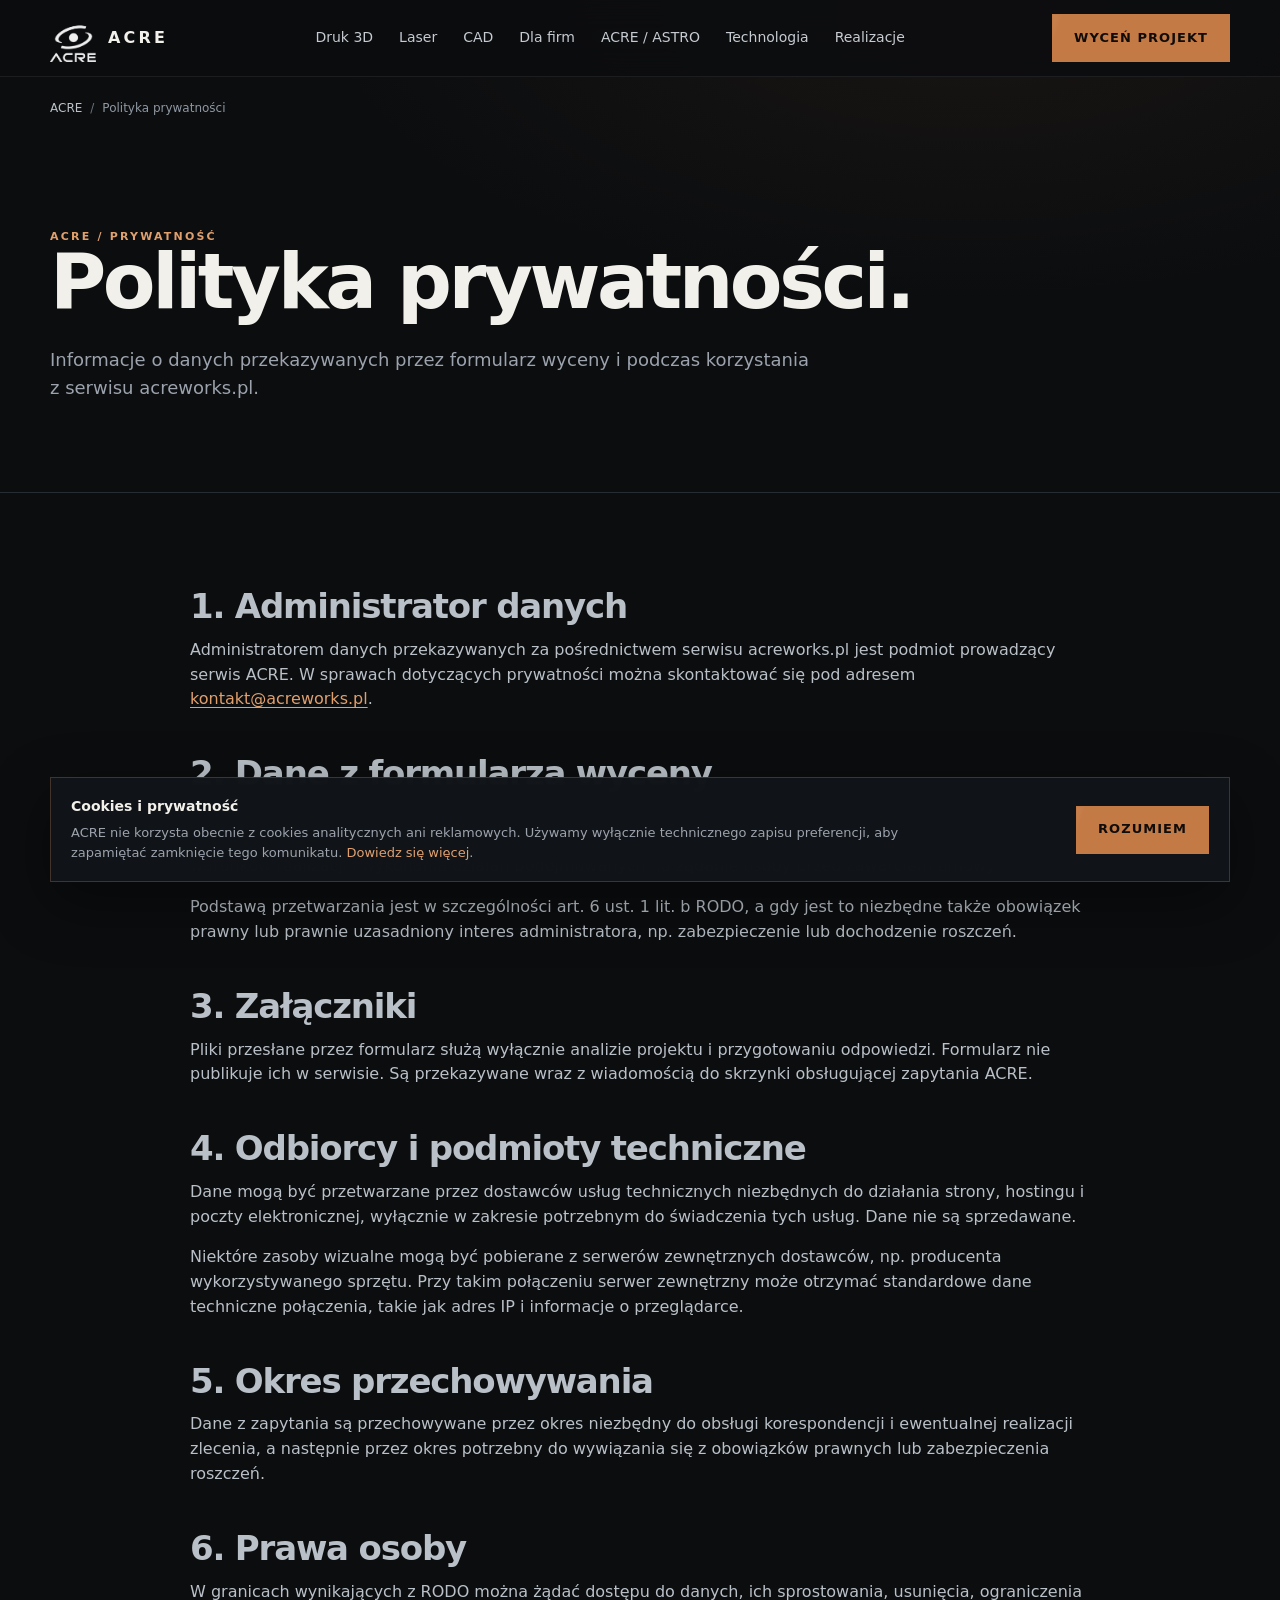
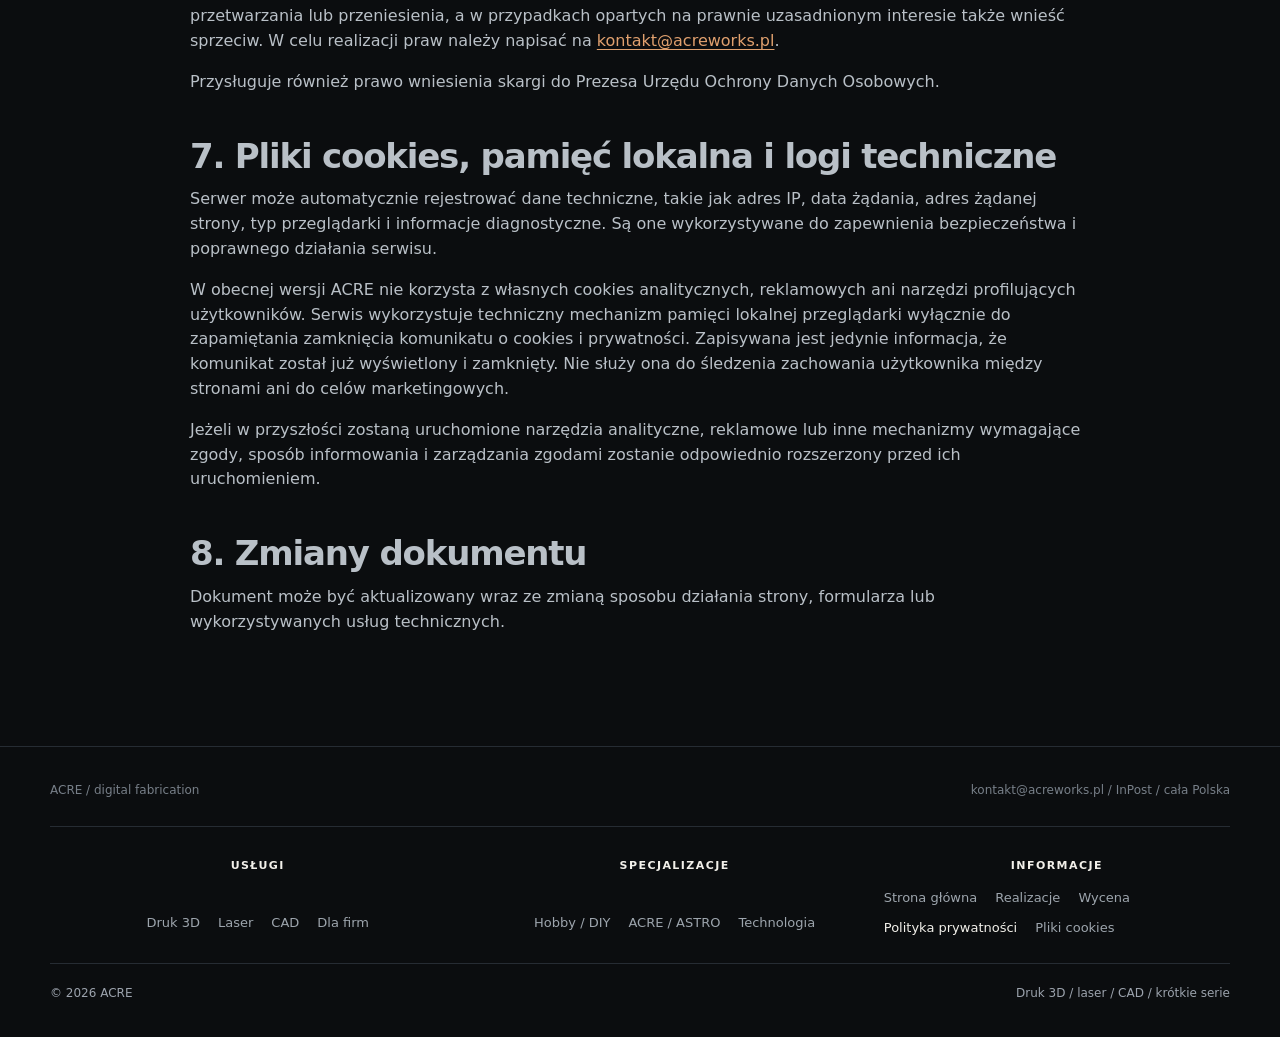
<file: polityka-prywatnosci.html>
<!doctype html>
<html lang="pl">
<head>
  <meta charset="utf-8">
  <meta name="viewport" content="width=device-width, initial-scale=1">
  <title>Polityka prywatności | ACRE</title>
  <meta name="description" content="Informacje o przetwarzaniu danych osobowych, plikach cookies i technicznych mechanizmach pamięci w serwisie acreworks.pl.">
  <meta name="robots" content="noindex,follow">
  <meta name="theme-color" content="#0b0d0f">
  <link rel="canonical" href="https://acreworks.pl/polityka-prywatnosci.html">
  <link rel="icon" type="image/png" href="assets/acre-logo.png">
  <link rel="stylesheet" href="assets/styles.css?v=9">
  <link rel="stylesheet" href="assets/seo.css?v=2">
</head>
<body>
<header class="site-header"><div class="wrap"><nav aria-label="Główna nawigacja"><a class="brand" href="/" aria-label="ACRE strona główna"><span class="logo-frame"><img src="assets/acre-logo.png" alt="" width="1254" height="1254"></span><span>ACRE</span></a><div class="navlinks"><a href="druk-3d-na-zamowienie.html">Druk 3D</a><a href="grawerowanie-ciecie-laserowe.html">Laser</a><a href="projektowanie-cad.html">CAD</a><a href="dla-firm.html">Dla firm</a><a href="akcesoria-astronomiczne.html">ACRE / ASTRO</a><a href="technologia.html">Technologia</a><a href="realizacje.html">Realizacje</a></div><div class="nav-actions"><a class="btn primary desktop-cta" href="wycena.html">Wyceń projekt</a><button class="menu-toggle" type="button" aria-label="Otwórz menu" aria-expanded="false"><span></span><span></span></button></div></nav></div></header>
<main id="main-content">
  <div class="wrap breadcrumbs"><ol><li><a href="/">ACRE</a></li><li>Polityka prywatności</li></ol></div>
  <section class="page-hero"><div class="wrap"><div class="kicker">ACRE / prywatność</div><h1>Polityka prywatności.</h1><p>Informacje o danych przekazywanych przez formularz wyceny i podczas korzystania z serwisu acreworks.pl.</p></div></section>
  <section><div class="wrap legal-copy">
    <h2>1. Administrator danych</h2>
    <p>Administratorem danych przekazywanych za pośrednictwem serwisu acreworks.pl jest podmiot prowadzący serwis ACRE. W sprawach dotyczących prywatności można skontaktować się pod adresem <a href="mailto:kontakt@acreworks.pl">kontakt@acreworks.pl</a>.</p>

    <h2>2. Dane z formularza wyceny</h2>
    <p>Formularz może obejmować imię lub nazwę firmy, adres e-mail, numer telefonu, informacje o projekcie oraz załączone pliki. Dane są wykorzystywane do przygotowania wyceny, prowadzenia korespondencji, ustalenia warunków realizacji i wykonania działań podejmowanych na żądanie osoby przed zawarciem umowy.</p>
    <p>Podstawą przetwarzania jest w szczególności art. 6 ust. 1 lit. b RODO, a gdy jest to niezbędne także obowiązek prawny lub prawnie uzasadniony interes administratora, np. zabezpieczenie lub dochodzenie roszczeń.</p>

    <h2>3. Załączniki</h2>
    <p>Pliki przesłane przez formularz służą wyłącznie analizie projektu i przygotowaniu odpowiedzi. Formularz nie publikuje ich w serwisie. Są przekazywane wraz z wiadomością do skrzynki obsługującej zapytania ACRE.</p>

    <h2>4. Odbiorcy i podmioty techniczne</h2>
    <p>Dane mogą być przetwarzane przez dostawców usług technicznych niezbędnych do działania strony, hostingu i poczty elektronicznej, wyłącznie w zakresie potrzebnym do świadczenia tych usług. Dane nie są sprzedawane.</p>
    <p>Niektóre zasoby wizualne mogą być pobierane z serwerów zewnętrznych dostawców, np. producenta wykorzystywanego sprzętu. Przy takim połączeniu serwer zewnętrzny może otrzymać standardowe dane techniczne połączenia, takie jak adres IP i informacje o przeglądarce.</p>

    <h2>5. Okres przechowywania</h2>
    <p>Dane z zapytania są przechowywane przez okres niezbędny do obsługi korespondencji i ewentualnej realizacji zlecenia, a następnie przez okres potrzebny do wywiązania się z obowiązków prawnych lub zabezpieczenia roszczeń.</p>

    <h2>6. Prawa osoby</h2>
    <p>W granicach wynikających z RODO można żądać dostępu do danych, ich sprostowania, usunięcia, ograniczenia przetwarzania lub przeniesienia, a w przypadkach opartych na prawnie uzasadnionym interesie także wnieść sprzeciw. W celu realizacji praw należy napisać na <a href="mailto:kontakt@acreworks.pl">kontakt@acreworks.pl</a>.</p>
    <p>Przysługuje również prawo wniesienia skargi do Prezesa Urzędu Ochrony Danych Osobowych.</p>

    <h2 id="cookies">7. Pliki cookies, pamięć lokalna i logi techniczne</h2>
    <p>Serwer może automatycznie rejestrować dane techniczne, takie jak adres IP, data żądania, adres żądanej strony, typ przeglądarki i informacje diagnostyczne. Są one wykorzystywane do zapewnienia bezpieczeństwa i poprawnego działania serwisu.</p>
    <p>W obecnej wersji ACRE nie korzysta z własnych cookies analitycznych, reklamowych ani narzędzi profilujących użytkowników. Serwis wykorzystuje techniczny mechanizm pamięci lokalnej przeglądarki wyłącznie do zapamiętania zamknięcia komunikatu o cookies i prywatności. Zapisywana jest jedynie informacja, że komunikat został już wyświetlony i zamknięty. Nie służy ona do śledzenia zachowania użytkownika między stronami ani do celów marketingowych.</p>
    <p>Jeżeli w przyszłości zostaną uruchomione narzędzia analityczne, reklamowe lub inne mechanizmy wymagające zgody, sposób informowania i zarządzania zgodami zostanie odpowiednio rozszerzony przed ich uruchomieniem.</p>

    <h2>8. Zmiany dokumentu</h2>
    <p>Dokument może być aktualizowany wraz ze zmianą sposobu działania strony, formularza lub wykorzystywanych usług technicznych.</p>
  </div></section>
</main>
<footer><div class="wrap"><a class="text-link" href="realizacje.html">Realizacje</a><div class="footer-grid"><span>ACRE / prywatność</span><span><a href="mailto:kontakt@acreworks.pl">kontakt@acreworks.pl</a></span></div></div></footer>
<script src="assets/app.js?v=8" defer></script>
</body>
</html>
</file>
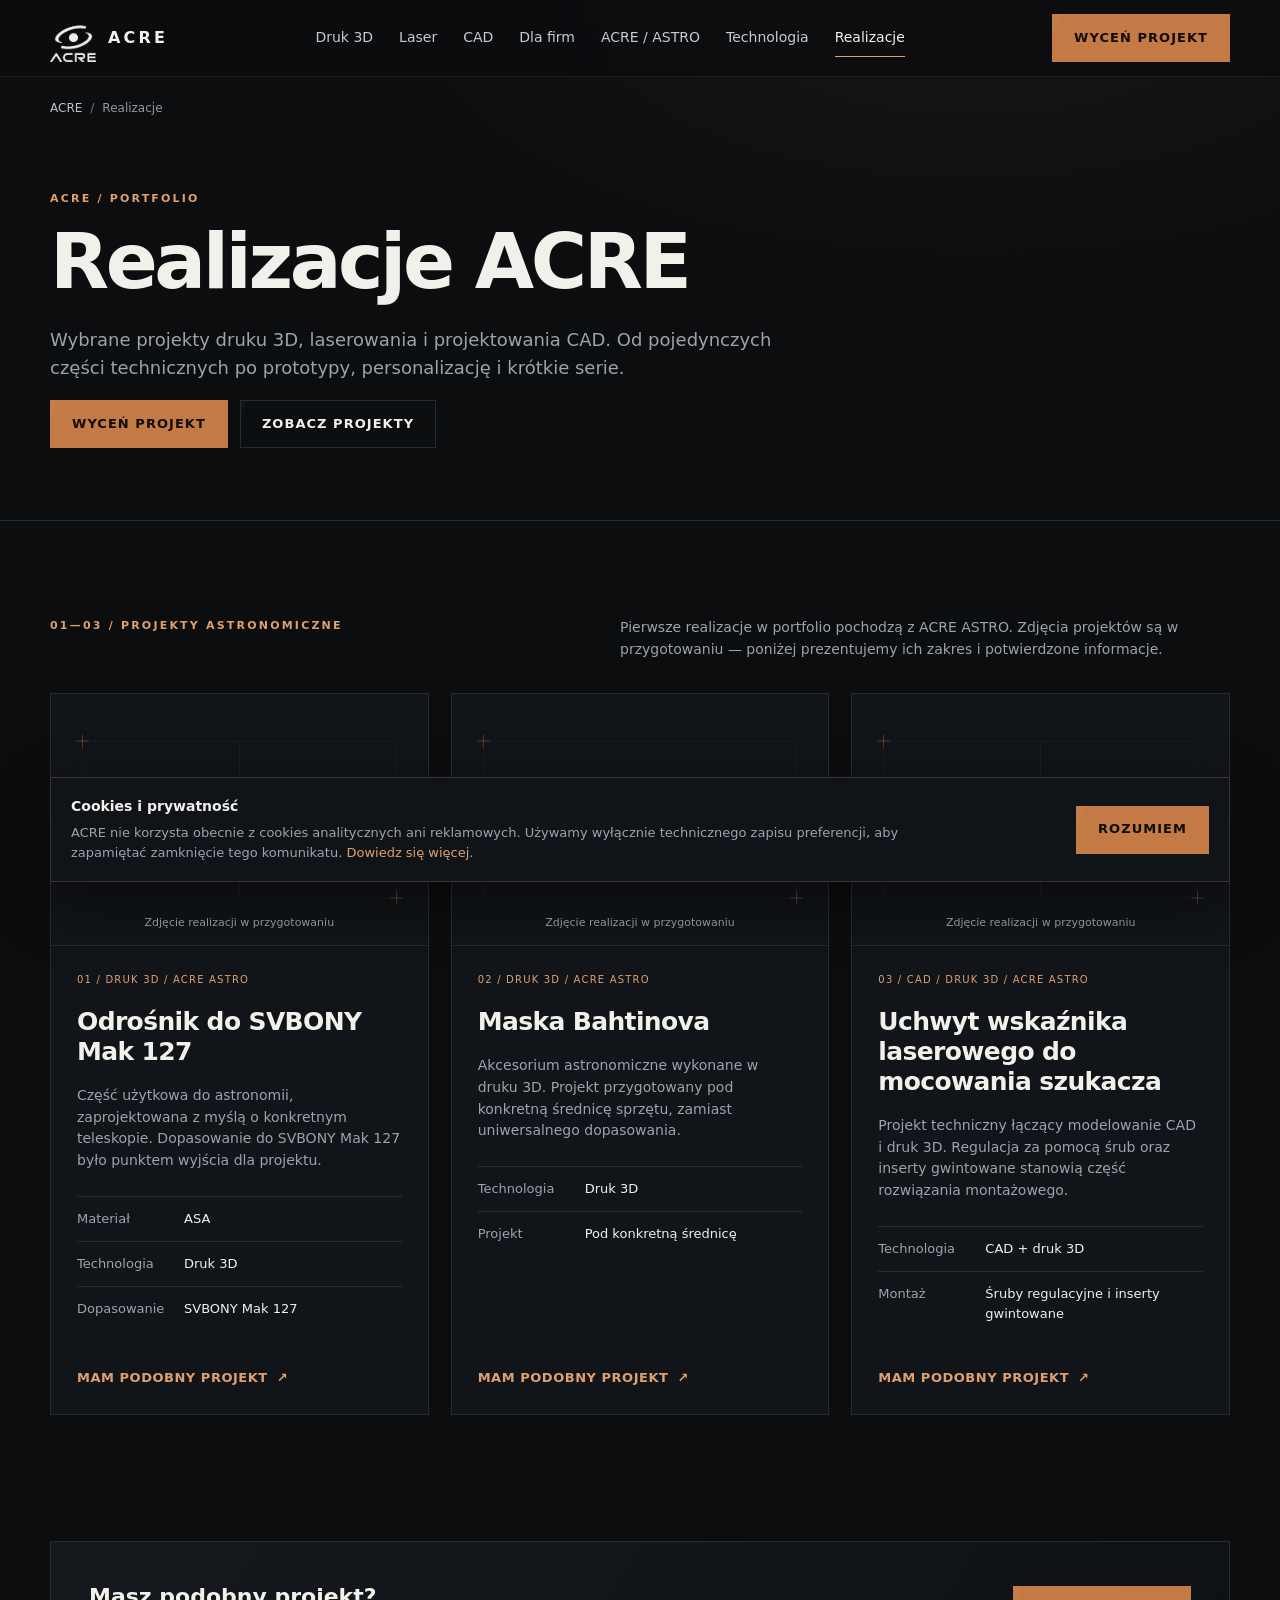
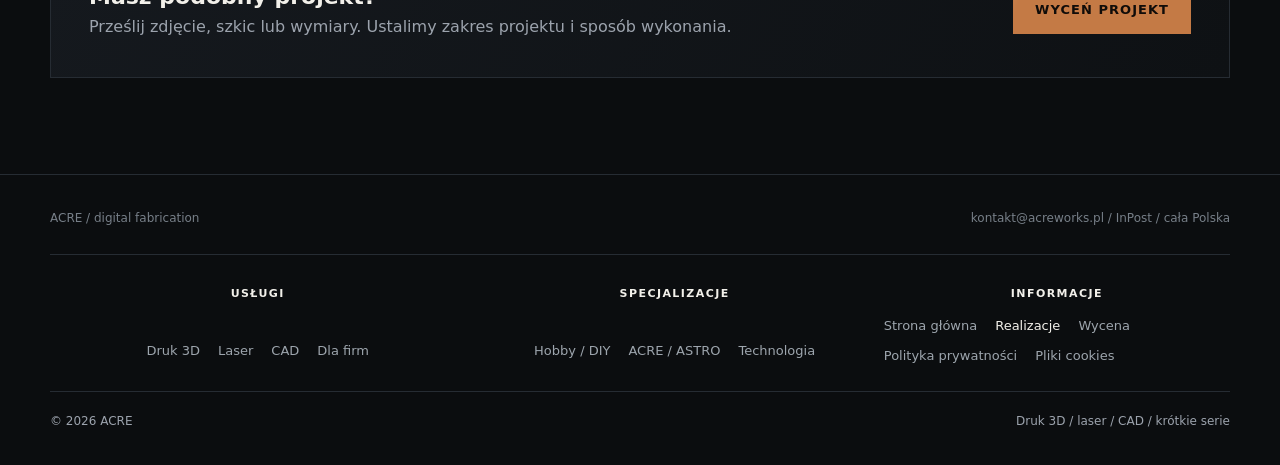
<file: realizacje.html>
<!doctype html>
<html lang="pl">
<head>
  <meta charset="utf-8">
  <meta name="viewport" content="width=device-width, initial-scale=1">
  <title>Realizacje ACRE | Portfolio druku 3D, lasera i CAD</title>
  <meta name="description" content="Wybrane projekty ACRE: druk 3D, akcesoria astronomiczne i części projektowane w CAD. Poznaj zastosowania, materiały i rozwiązania techniczne.">
  <meta name="robots" content="index,follow,max-image-preview:large,max-snippet:-1,max-video-preview:-1">
  <meta name="theme-color" content="#0b0d0f">
  <link rel="canonical" href="https://acreworks.pl/realizacje.html">
  <meta property="og:type" content="website">
  <meta property="og:locale" content="pl_PL">
  <meta property="og:site_name" content="ACRE">
  <meta property="og:url" content="https://acreworks.pl/realizacje.html">
  <meta property="og:title" content="Realizacje ACRE | Portfolio druku 3D, lasera i CAD">
  <meta property="og:description" content="Wybrane projekty ACRE: druk 3D, akcesoria astronomiczne i części projektowane w CAD. Poznaj zastosowania, materiały i rozwiązania techniczne.">
  <meta property="og:image" content="https://acreworks.pl/assets/acre-logo.png">
  <meta property="og:image:alt" content="Logo ACRE">
  <meta name="twitter:card" content="summary">
  <meta name="twitter:title" content="Realizacje ACRE | Portfolio druku 3D, lasera i CAD">
  <meta name="twitter:description" content="Wybrane projekty ACRE: druk 3D, akcesoria astronomiczne i części projektowane w CAD. Poznaj zastosowania, materiały i rozwiązania techniczne.">
  <meta name="twitter:image" content="https://acreworks.pl/assets/acre-logo.png">
  <link rel="icon" type="image/png" href="assets/acre-logo.png">
  <link rel="apple-touch-icon" href="assets/acre-logo.png">
  <link rel="stylesheet" href="assets/styles.css?v=9">
  <link rel="stylesheet" href="assets/seo.css?v=2">
  <link rel="stylesheet" href="assets/portfolio.css?v=1">
  <script type="application/ld+json">{
  "@context": "https://schema.org",
  "@graph": [
    {
      "@type": "CollectionPage",
      "@id": "https://acreworks.pl/realizacje.html#webpage",
      "url": "https://acreworks.pl/realizacje.html",
      "name": "Realizacje ACRE | Portfolio druku 3D, lasera i CAD",
      "description": "Wybrane projekty ACRE: druk 3D, akcesoria astronomiczne i części projektowane w CAD. Poznaj zastosowania, materiały i rozwiązania techniczne.",
      "inLanguage": "pl-PL",
      "isPartOf": {
        "@id": "https://acreworks.pl/#website"
      },
      "breadcrumb": {
        "@id": "https://acreworks.pl/realizacje.html#breadcrumb"
      },
      "mainEntity": {
        "@type": "ItemList",
        "itemListElement": [
          {
            "@type": "ListItem",
            "position": 1,
            "name": "Odrośnik do SVBONY Mak 127",
            "url": "https://acreworks.pl/realizacje.html#odrosnik-svbony"
          },
          {
            "@type": "ListItem",
            "position": 2,
            "name": "Maska Bahtinova",
            "url": "https://acreworks.pl/realizacje.html#maska-bahtinova"
          },
          {
            "@type": "ListItem",
            "position": 3,
            "name": "Uchwyt wskaźnika laserowego do mocowania szukacza",
            "url": "https://acreworks.pl/realizacje.html#uchwyt-wskaznika"
          }
        ]
      }
    },
    {
      "@type": "BreadcrumbList",
      "@id": "https://acreworks.pl/realizacje.html#breadcrumb",
      "itemListElement": [
        {
          "@type": "ListItem",
          "position": 1,
          "name": "ACRE",
          "item": "https://acreworks.pl/"
        },
        {
          "@type": "ListItem",
          "position": 2,
          "name": "Realizacje",
          "item": "https://acreworks.pl/realizacje.html"
        }
      ]
    }
  ]
}</script>
</head>
<body>
<header class="site-header"><div class="wrap"><nav aria-label="Główna nawigacja"><a class="brand" href="/" aria-label="ACRE strona główna"><span class="logo-frame"><img src="assets/acre-logo.png" alt="" width="1254" height="1254"></span><span>ACRE</span></a><div class="navlinks"><a href="druk-3d-na-zamowienie.html">Druk 3D</a><a href="grawerowanie-ciecie-laserowe.html">Laser</a><a href="projektowanie-cad.html">CAD</a><a href="dla-firm.html">Dla firm</a><a href="akcesoria-astronomiczne.html">ACRE / ASTRO</a><a href="technologia.html">Technologia</a><a href="realizacje.html">Realizacje</a></div><div class="nav-actions"><a class="btn primary desktop-cta" href="wycena.html">Wyceń projekt</a><button class="menu-toggle" type="button" aria-label="Otwórz menu" aria-expanded="false"><span></span><span></span></button></div></nav></div></header>
<main id="main-content">
  <div class="wrap breadcrumbs"><ol><li><a href="/">ACRE</a></li><li aria-current="page">Realizacje</li></ol></div>
  <section class="page-hero portfolio-hero"><div class="wrap"><div class="kicker">ACRE / Portfolio</div><h1>Realizacje ACRE</h1><p>Wybrane projekty druku 3D, laserowania i projektowania CAD. Od pojedynczych części technicznych po prototypy, personalizację i krótkie serie.</p><div class="actions"><a class="btn primary" href="wycena.html">Wyceń projekt</a><a class="btn ghost" href="#projekty">Zobacz projekty</a></div></div></section>
  <section id="projekty" aria-label="Wybrane realizacje"><div class="wrap">
    <div class="portfolio-intro"><span class="kicker">01—03 / Projekty astronomiczne</span><p>Pierwsze realizacje w portfolio pochodzą z ACRE ASTRO. Zdjęcia projektów są w przygotowaniu — poniżej prezentujemy ich zakres i potwierdzone informacje.</p></div>
    <div class="portfolio-grid">
    <!-- NOWA REALIZACJA: skopiuj cały article, ustaw unikalne id, nazwę, opis i kategorie (Druk 3D / Laser / CAD / ACRE ASTRO / B2B). Podmień src, alt i wymiary zdjęcia; usuń podpis zastępczy. Uzupełnij ItemList w JSON-LD. -->
    <article class="portfolio-card" id="odrosnik-svbony">
  <figure class="portfolio-media"><img src="assets/images/realizacje/placeholder.svg" alt="" width="960" height="640" loading="lazy" decoding="async"><figcaption>Zdjęcie realizacji w przygotowaniu</figcaption></figure>
  <div class="portfolio-body"><p class="portfolio-label">01 / Druk 3D / ACRE ASTRO</p>
  <h2>Odrośnik do SVBONY Mak 127</h2>
  <p>Część użytkowa do astronomii, zaprojektowana z myślą o konkretnym teleskopie. Dopasowanie do SVBONY Mak 127 było punktem wyjścia dla projektu.</p>
  <dl class="portfolio-specs"><div><dt>Materiał</dt><dd>ASA</dd></div><div><dt>Technologia</dt><dd>Druk 3D</dd></div><div><dt>Dopasowanie</dt><dd>SVBONY Mak 127</dd></div></dl>
  <!-- Opcjonalne parametry: dodaj pary div > dt + dd w dl powyżej: Materiał, Czas wykonania, Liczba sztuk, Program CAD. Tylko potwierdzone dane. -->
  <!-- Opcjonalny timelapse: skopiuj zawartość template#timelapse-template poniżej i uzupełnij prawdziwe pliki. -->
  <a class="text-link" href="wycena.html?service=astro">Mam podobny projekt <span aria-hidden="true">↗</span></a></div>
</article>

<article class="portfolio-card" id="maska-bahtinova">
  <figure class="portfolio-media"><img src="assets/images/realizacje/placeholder.svg" alt="" width="960" height="640" loading="lazy" decoding="async"><figcaption>Zdjęcie realizacji w przygotowaniu</figcaption></figure>
  <div class="portfolio-body"><p class="portfolio-label">02 / Druk 3D / ACRE ASTRO</p>
  <h2>Maska Bahtinova</h2>
  <p>Akcesorium astronomiczne wykonane w druku 3D. Projekt przygotowany pod konkretną średnicę sprzętu, zamiast uniwersalnego dopasowania.</p>
  <dl class="portfolio-specs"><div><dt>Technologia</dt><dd>Druk 3D</dd></div><div><dt>Projekt</dt><dd>Pod konkretną średnicę</dd></div></dl>
  <!-- Opcjonalne parametry: dodaj pary div > dt + dd w dl powyżej: Materiał, Czas wykonania, Liczba sztuk, Program CAD. Tylko potwierdzone dane. -->
  <!-- Opcjonalny timelapse: skopiuj zawartość template#timelapse-template poniżej i uzupełnij prawdziwe pliki. -->
  <a class="text-link" href="wycena.html?service=astro">Mam podobny projekt <span aria-hidden="true">↗</span></a></div>
</article>

<article class="portfolio-card" id="uchwyt-wskaznika">
  <figure class="portfolio-media"><img src="assets/images/realizacje/placeholder.svg" alt="" width="960" height="640" loading="lazy" decoding="async"><figcaption>Zdjęcie realizacji w przygotowaniu</figcaption></figure>
  <div class="portfolio-body"><p class="portfolio-label">03 / CAD / Druk 3D / ACRE ASTRO</p>
  <h2>Uchwyt wskaźnika laserowego do mocowania szukacza</h2>
  <p>Projekt techniczny łączący modelowanie CAD i druk 3D. Regulacja za pomocą śrub oraz inserty gwintowane stanowią część rozwiązania montażowego.</p>
  <dl class="portfolio-specs"><div><dt>Technologia</dt><dd>CAD + druk 3D</dd></div><div><dt>Montaż</dt><dd>Śruby regulacyjne i inserty gwintowane</dd></div></dl>
  <!-- Opcjonalne parametry: dodaj pary div > dt + dd w dl powyżej: Materiał, Czas wykonania, Liczba sztuk, Program CAD. Tylko potwierdzone dane. -->
  <!-- Opcjonalny timelapse: skopiuj zawartość template#timelapse-template poniżej i uzupełnij prawdziwe pliki. -->
  <a class="text-link" href="wycena.html?service=astro">Mam podobny projekt <span aria-hidden="true">↗</span></a></div>
</article>
    </div>
  </div></section>
  <section class="cta"><div class="wrap"><div class="note"><div><strong>Masz podobny projekt?</strong><br><span>Prześlij zdjęcie, szkic lub wymiary. Ustalimy zakres projektu i sposób wykonania.</span></div><a class="btn primary" href="wycena.html">Wyceń projekt</a></div></div></section>
  <!-- WZORZEC TIMELAPSE: template jest nieaktywny, nie pobiera filmów. Po dodaniu rzeczywistych plików skopiuj figure do wybranej karty. Nie dodawaj autoplay. -->
  <template id="timelapse-template">
    <figure class="portfolio-video">
      <video controls preload="none" playsinline poster="assets/images/realizacje/placeholder.svg" width="960" height="640" aria-label="Timelapse realizacji">
        <source src="assets/video/realizacje/nazwa-projektu.mp4" type="video/mp4">
        <!-- Opcjonalny source WebM dodaj przed MP4, dopiero gdy plik istnieje. -->
        Twoja przeglądarka nie obsługuje filmu. <a href="assets/video/realizacje/nazwa-projektu.mp4">Pobierz MP4</a>.
      </video>
      <figcaption>Timelapse realizacji</figcaption>
    </figure>
  </template>
  <!-- VideoObject: dodaj do @graph dopiero po publikacji filmu. Wzorzec i wymagane pola: .github/PORTFOLIO.md. Nie publikuj fikcyjnych dat ani adresów. -->
</main>
<footer><div class="wrap"><a class="text-link" href="realizacje.html">Realizacje</a><div class="footer-grid"><span>ACRE / realizacje</span><span><a href="mailto:kontakt@acreworks.pl">kontakt@acreworks.pl</a> / cała Polska</span></div></div></footer>
<script src="assets/app.js?v=8" defer></script>
</body>
</html>
</file>
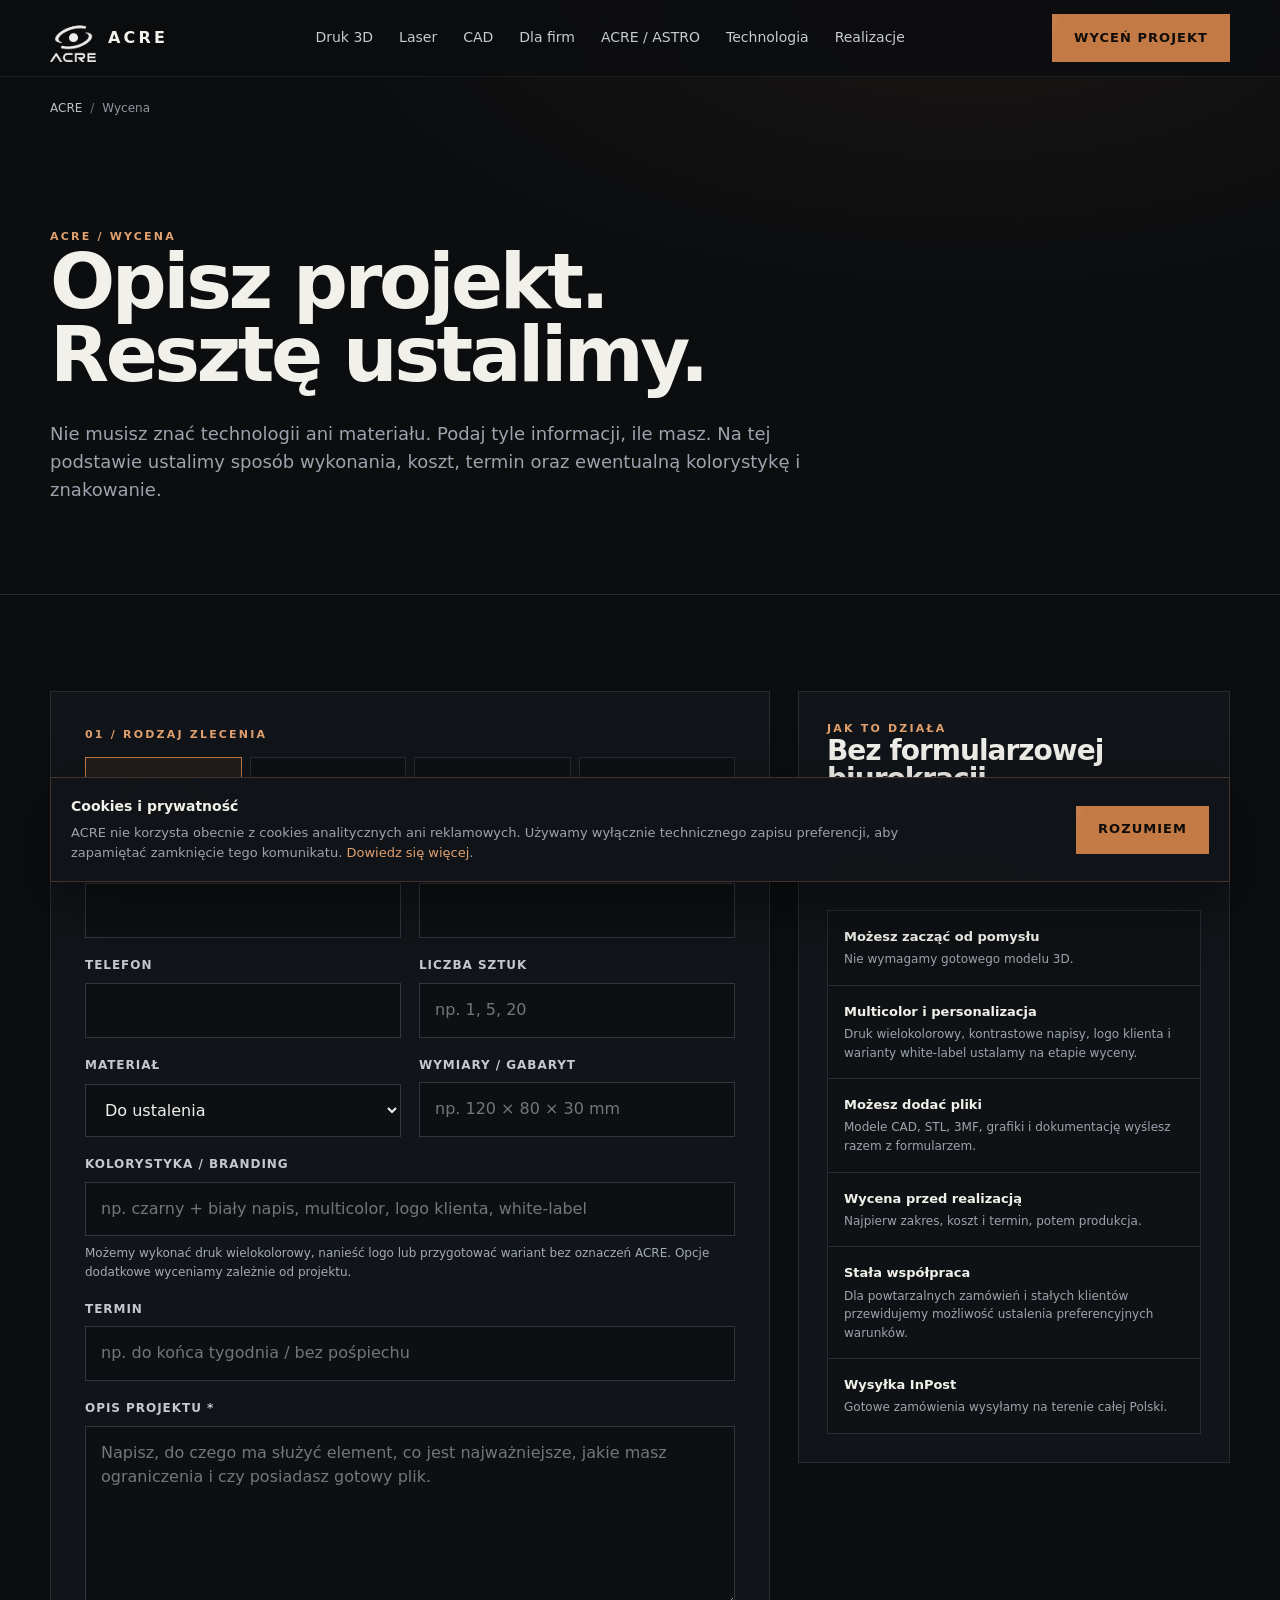
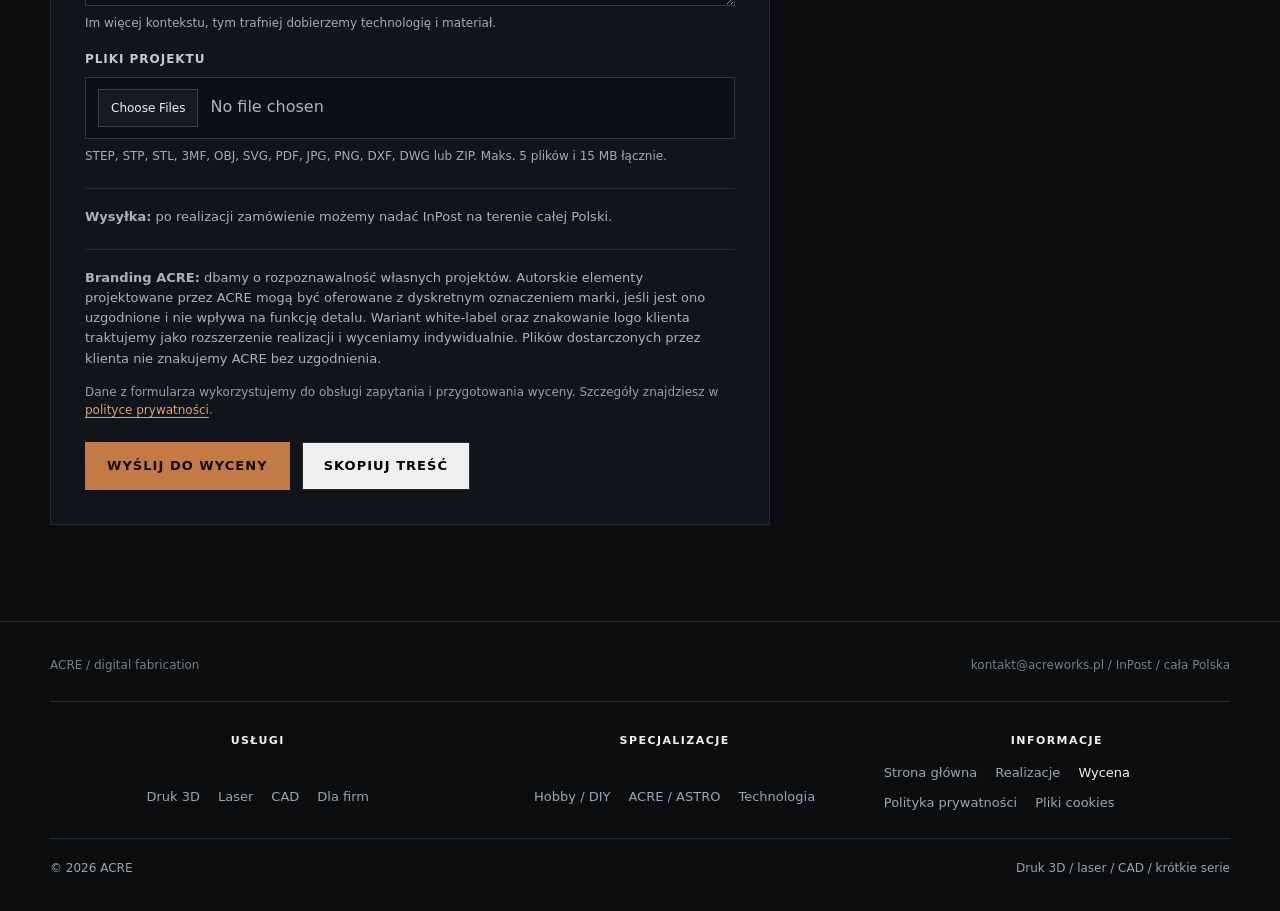
<file: wycena.html>
<!doctype html>
<html lang="pl">
<head>
  <meta charset="utf-8">
  <meta name="viewport" content="width=device-width, initial-scale=1">
  <title>Wycena druku 3D, lasera i projektu CAD | ACRE</title>
  <meta name="description" content="Wyceń druk 3D, multicolor, grawerowanie laserowe, projekt CAD lub krótką serię. Dodaj plik, opis i wymagania dotyczące kolorystyki lub brandingu.">
  <meta name="robots" content="index,follow,max-image-preview:large,max-snippet:-1,max-video-preview:-1">
  <meta name="theme-color" content="#0b0d0f">
  <link rel="canonical" href="https://acreworks.pl/wycena.html">
  <meta property="og:type" content="website"><meta property="og:locale" content="pl_PL"><meta property="og:site_name" content="ACRE"><meta property="og:url" content="https://acreworks.pl/wycena.html">
  <meta property="og:title" content="Wyceń druk 3D, laser lub projekt CAD | ACRE"><meta property="og:description" content="Prześlij opis, wymiary i pliki. Otrzymasz wycenę przed rozpoczęciem realizacji."><meta property="og:image" content="https://acreworks.pl/assets/images/h2s-acre-print-01.webp"><meta property="og:image:alt" content="Realizacja wydruku 3D ACRE">
  <meta name="twitter:card" content="summary_large_image"><meta name="twitter:title" content="Wyceń projekt | ACRE"><meta name="twitter:description" content="Druk 3D, laser, CAD i krótkie serie z wysyłką w całej Polsce."><meta name="twitter:image" content="https://acreworks.pl/assets/images/h2s-acre-print-01.webp">
  <link rel="icon" type="image/png" href="assets/acre-logo.png"><link rel="apple-touch-icon" href="assets/acre-logo.png"><link rel="stylesheet" href="assets/styles.css?v=9"><link rel="stylesheet" href="assets/seo.css?v=2"><link rel="stylesheet" href="assets/quote.css?v=3">
  <script type="application/ld+json">
  {"@context":"https://schema.org","@graph":[{"@type":"ContactPage","@id":"https://acreworks.pl/wycena.html#webpage","url":"https://acreworks.pl/wycena.html","name":"Wycena druku 3D, lasera i projektu CAD | ACRE","description":"Formularz wyceny usług ACRE.","inLanguage":"pl-PL","isPartOf":{"@id":"https://acreworks.pl/#website"},"breadcrumb":{"@id":"https://acreworks.pl/wycena.html#breadcrumb"}},{"@type":"BreadcrumbList","@id":"https://acreworks.pl/wycena.html#breadcrumb","itemListElement":[{"@type":"ListItem","position":1,"name":"ACRE","item":"https://acreworks.pl/"},{"@type":"ListItem","position":2,"name":"Wycena","item":"https://acreworks.pl/wycena.html"}]}]}
  </script>
</head>
<body>
<header class="site-header"><div class="wrap"><nav aria-label="Główna nawigacja"><a class="brand" href="index.html" aria-label="ACRE strona główna"><span class="logo-frame"><img src="assets/acre-logo.png" alt="" width="1254" height="1254"></span><span>ACRE</span></a><div class="navlinks"><a href="druk-3d-na-zamowienie.html">Druk 3D</a><a href="grawerowanie-ciecie-laserowe.html">Laser</a><a href="projektowanie-cad.html">CAD</a><a href="dla-firm.html">Dla firm</a><a href="akcesoria-astronomiczne.html">ACRE / ASTRO</a><a href="technologia.html">Technologia</a><a href="realizacje.html">Realizacje</a></div><div class="nav-actions"><a class="btn primary desktop-cta" href="wycena.html">Wyceń projekt</a><button class="menu-toggle" type="button" aria-label="Otwórz menu" aria-expanded="false"><span></span><span></span></button></div></nav></div></header>
<main>
  <div class="wrap breadcrumbs"><ol><li><a href="index.html">ACRE</a></li><li>Wycena</li></ol></div>
  <section class="page-hero"><div class="wrap"><div class="kicker">ACRE / wycena</div><h1>Opisz projekt.<br>Resztę ustalimy.</h1><p>Nie musisz znać technologii ani materiału. Podaj tyle informacji, ile masz. Na tej podstawie ustalimy sposób wykonania, koszt, termin oraz ewentualną kolorystykę i znakowanie.</p></div></section>
  <section><div class="wrap quote-layout"><div class="quote-card reveal visible"><form class="quote-form" id="quote-form" action="send-quote.php" method="post" enctype="multipart/form-data"><div class="hp-field" aria-hidden="true"><label for="website">Strona internetowa</label><input id="website" name="website" tabindex="-1" autocomplete="off"></div><input type="hidden" id="form-started" name="form_started" value=""><input type="hidden" id="request-context" name="context" value="">
    <div><div class="kicker">01 / rodzaj zlecenia</div><div class="service-choice" style="margin-top:14px"><div><input id="service-3d" type="radio" name="service" value="Druk 3D" checked><label for="service-3d">Druk 3D</label></div><div><input id="service-laser" type="radio" name="service" value="Laser"><label for="service-laser">Laser</label></div><div><input id="service-cad" type="radio" name="service" value="Projekt CAD"><label for="service-cad">Projekt CAD</label></div><div><input id="service-b2b" type="radio" name="service" value="Krótka seria / B2B"><label for="service-b2b">Seria / B2B</label></div></div></div>
    <div class="form-grid">
      <div class="field"><label for="name">Imię lub firma *</label><input id="name" name="name" required maxlength="120" autocomplete="name"></div>
      <div class="field"><label for="email">E-mail *</label><input id="email" name="email" type="email" required maxlength="180" autocomplete="email"></div>
      <div class="field"><label for="phone">Telefon</label><input id="phone" name="phone" type="tel" maxlength="40" autocomplete="tel"></div>
      <div class="field"><label for="quantity">Liczba sztuk</label><input id="quantity" name="quantity" maxlength="40" inputmode="numeric" placeholder="np. 1, 5, 20"></div>
      <div class="field"><label for="material">Materiał</label><select id="material" name="material"><option value="">Do ustalenia</option><option>PLA</option><option>PETG</option><option>ASA</option><option>ABS</option><option>TPU</option><option>PA / nylon</option><option>Materiał wzmacniany CF/GF</option><option>Sklejka / drewno</option><option>Inny</option></select></div>
      <div class="field"><label for="dimensions">Wymiary / gabaryt</label><input id="dimensions" name="dimensions" maxlength="120" placeholder="np. 120 × 80 × 30 mm"></div>
      <div class="field full"><label for="branding">Kolorystyka / branding</label><input id="branding" name="branding" maxlength="240" placeholder="np. czarny + biały napis, multicolor, logo klienta, white-label"><small>Możemy wykonać druk wielokolorowy, nanieść logo lub przygotować wariant bez oznaczeń ACRE. Opcje dodatkowe wyceniamy zależnie od projektu.</small></div>
      <div class="field full"><label for="deadline">Termin</label><input id="deadline" name="deadline" maxlength="120" placeholder="np. do końca tygodnia / bez pośpiechu"></div>
      <div class="field full"><label for="description">Opis projektu *</label><textarea id="description" name="description" required maxlength="6000" placeholder="Napisz, do czego ma służyć element, co jest najważniejsze, jakie masz ograniczenia i czy posiadasz gotowy plik."></textarea><small>Im więcej kontekstu, tym trafniej dobierzemy technologię i materiał.</small></div>
      <div class="field full"><label for="files">Pliki projektu</label><input id="files" name="files[]" type="file" multiple accept=".step,.stp,.stl,.3mf,.obj,.svg,.pdf,.jpg,.jpeg,.png,.dxf,.dwg,.zip"><small>STEP, STP, STL, 3MF, OBJ, SVG, PDF, JPG, PNG, DXF, DWG lub ZIP. Maks. 5 plików i 15 MB łącznie.</small></div>
    </div>
    <div class="form-note"><strong>Wysyłka:</strong> po realizacji zamówienie możemy nadać InPost na terenie całej Polski.</div>
    <div class="form-note"><strong>Branding ACRE:</strong> dbamy o rozpoznawalność własnych projektów. Autorskie elementy projektowane przez ACRE mogą być oferowane z dyskretnym oznaczeniem marki, jeśli jest ono uzgodnione i nie wpływa na funkcję detalu. Wariant white-label oraz znakowanie logo klienta traktujemy jako rozszerzenie realizacji i wyceniamy indywidualnie. Plików dostarczonych przez klienta nie znakujemy ACRE bez uzgodnienia.</div>
    <p class="privacy-note">Dane z formularza wykorzystujemy do obsługi zapytania i przygotowania wyceny. Szczegóły znajdziesz w <a href="polityka-prywatnosci.html">polityce prywatności</a>.</p>
    <div class="form-actions"><button class="btn primary" id="quote-submit" type="submit">Wyślij do wyceny</button><button class="btn ghost" type="button" id="copy-request">Skopiuj treść</button><span class="copy-status" id="copy-status" aria-live="polite"></span></div><div class="submit-status" id="submit-status" role="status" aria-live="polite"></div><pre class="mail-preview" id="mail-preview"></pre>
  </form></div>
  <aside class="quote-side reveal visible"><div class="kicker">Jak to działa</div><h2>Bez formularzowej biurokracji.</h2><p>Formularz porządkuje informacje potrzebne do szybkiej wyceny. Jeśli wolisz, napisz na <a class="text-link" href="mailto:kontakt@acreworks.pl">kontakt@acreworks.pl</a>.</p><div class="quote-points"><div><strong>Możesz zacząć od pomysłu</strong><span>Nie wymagamy gotowego modelu 3D.</span></div><div><strong>Multicolor i personalizacja</strong><span>Druk wielokolorowy, kontrastowe napisy, logo klienta i warianty white-label ustalamy na etapie wyceny.</span></div><div><strong>Możesz dodać pliki</strong><span>Modele CAD, STL, 3MF, grafiki i dokumentację wyślesz razem z formularzem.</span></div><div><strong>Wycena przed realizacją</strong><span>Najpierw zakres, koszt i termin, potem produkcja.</span></div><div><strong>Stała współpraca</strong><span>Dla powtarzalnych zamówień i stałych klientów przewidujemy możliwość ustalenia preferencyjnych warunków.</span></div><div><strong>Wysyłka InPost</strong><span>Gotowe zamówienia wysyłamy na terenie całej Polski.</span></div></div></aside></div></section>
</main>
<footer><div class="wrap"><a class="text-link" href="realizacje.html">Realizacje</a><div class="footer-grid"><span>ACRE / wycena projektu</span><span><a href="mailto:kontakt@acreworks.pl">kontakt@acreworks.pl</a> / InPost / cała Polska</span></div><nav class="footer-links" aria-label="Usługi ACRE"><a href="index.html">Strona główna</a><a href="druk-3d-na-zamowienie.html">Druk 3D</a><a href="grawerowanie-ciecie-laserowe.html">Laser</a><a href="projektowanie-cad.html">CAD</a><a href="dla-firm.html">Dla firm</a><a href="technologia.html">Technologia</a><a href="polityka-prywatnosci.html">Prywatność</a></nav></div></footer><script src="assets/app.js?v=8" defer></script><script src="assets/quote.js?v=5" defer></script>
</body></html>
</file>
<file: assets/styles.css>
:root{--bg:#0b0d0f;--panel:#111418;--panel2:#15191e;--text:#f2f0ea;--muted:#9ca3ad;--line:#262c33;--accent:#c47a45;--accent2:#e0a06e;--max:1180px}*{box-sizing:border-box}html{scroll-behavior:smooth}body{margin:0;background:radial-gradient(1100px 500px at 76% 0%,rgba(196,122,69,.08),transparent 60%),var(--bg);color:var(--text);font-family:Inter,ui-sans-serif,system-ui,-apple-system,BlinkMacSystemFont,"Segoe UI",sans-serif;line-height:1.55}body.menu-open{overflow:hidden}a{color:inherit;text-decoration:none}button{font:inherit}.wrap{width:min(calc(100% - 40px),var(--max));margin:auto}.site-header{position:sticky;top:0;z-index:20;border-bottom:1px solid rgba(255,255,255,.07);background:rgba(11,13,15,.82);backdrop-filter:blur(16px)}nav{height:76px;display:flex;align-items:center;justify-content:space-between;gap:28px}.brand{display:flex;align-items:center;gap:12px;font-weight:750;letter-spacing:.20em}.logo-frame{position:relative;display:block;overflow:hidden;aspect-ratio:921/962;flex-shrink:0}.logo-frame img{position:absolute;width:136.1564%;max-width:none;height:auto;left:-16.9381%;top:-5.5094%;filter:brightness(0) invert(1);opacity:.94}.brand .logo-frame{width:46px}.navlinks{display:flex;gap:26px;color:#c6cbd1;font-size:14px}.navlinks a:hover{color:#fff}.nav-actions{display:flex;align-items:center;gap:12px}.menu-toggle{display:none;width:44px;height:44px;border:1px solid var(--line);background:transparent;color:var(--text);cursor:pointer}.menu-toggle span{display:block;width:18px;height:1px;background:currentColor;margin:5px auto}.btn{display:inline-flex;align-items:center;justify-content:center;min-height:48px;padding:0 21px;border:1px solid var(--line);font-size:13px;font-weight:700;letter-spacing:.08em;text-transform:uppercase;transition:.2s ease}.btn.primary{background:var(--accent);border-color:var(--accent);color:#100c09}.btn.primary:hover{background:var(--accent2);transform:translateY(-1px)}.btn.ghost:hover{border-color:#6b737c;background:rgba(255,255,255,.03)}.hero{min-height:760px;display:grid;align-items:center;padding:96px 0 72px;border-bottom:1px solid var(--line)}.hero-grid{display:grid;grid-template-columns:1.35fr .65fr;gap:64px;align-items:center}.eyebrow,.kicker{color:var(--accent2);font-size:11px;font-weight:800;letter-spacing:.2em;text-transform:uppercase}.eyebrow{margin-bottom:22px}h1{font-size:clamp(48px,7vw,92px);line-height:.96;letter-spacing:-.045em;margin:0 0 28px;max-width:850px;font-weight:780}h2{font-size:clamp(34px,4.5vw,58px);letter-spacing:-.035em;line-height:1.02;margin:10px 0 0}h3{letter-spacing:-.02em}.lead{font-size:clamp(18px,2vw,24px);color:#c7cbd0;max-width:760px;margin:0 0 18px}.sublead{color:var(--muted);max-width:710px;margin:0 0 34px}.actions{display:flex;gap:12px;flex-wrap:wrap}.techline{margin-top:58px;padding-top:20px;border-top:1px solid var(--line);display:flex;gap:22px;flex-wrap:wrap;color:#7e8790;font-size:11px;font-weight:700;letter-spacing:.18em}.hero-logo{width:100%;max-width:350px;justify-self:center}section{padding:96px 0}.section-head{display:flex;justify-content:space-between;gap:40px;align-items:end;margin-bottom:42px}.section-copy{max-width:470px;color:var(--muted);margin:0}.section-copy.wide{max-width:650px;margin-top:24px}.cards{display:grid;grid-template-columns:repeat(2,1fr);gap:1px;background:var(--line);border:1px solid var(--line)}.card{background:var(--panel);padding:36px;min-height:280px;display:flex;flex-direction:column}.num{color:#6d747d;font-size:11px;letter-spacing:.18em;margin-bottom:52px}.card h3{font-size:25px;margin:0 0 12px}.card p{color:var(--muted);max-width:500px;margin:0 0 24px}.chips{display:flex;gap:8px;flex-wrap:wrap;margin-top:auto}.chip{border:1px solid #313840;color:#aab0b7;padding:7px 9px;font-size:10px;letter-spacing:.08em;text-transform:uppercase}.equipment-section{border-top:1px solid var(--line);border-bottom:1px solid var(--line);background:linear-gradient(115deg,rgba(196,122,69,.08),transparent 42%)}.equipment-grid{display:grid;grid-template-columns:.9fr 1.1fr;gap:56px;align-items:center}.equipment-copy h2{margin-bottom:24px}.equipment-lead{color:#b9c0c7;max-width:620px;margin:0 0 30px;font-size:17px}.spec-grid{display:grid;grid-template-columns:1fr 1fr;border:1px solid var(--line);margin:0 0 26px}.spec-grid div{padding:20px 22px;background:#101317}.spec-grid div:nth-child(odd){border-right:1px solid var(--line)}.spec-grid div:nth-child(-n+2){border-bottom:1px solid var(--line)}.spec-grid strong{display:block;font-size:20px;margin-bottom:3px}.spec-grid span{display:block;color:var(--muted);font-size:12px}.equipment-media{margin:0;border:1px solid var(--line);background:#0f1215;overflow:hidden}.equipment-media img{display:block;width:100%;height:auto;aspect-ratio:1024/667;object-fit:cover}.equipment-media figcaption{padding:11px 14px;color:#727b84;font-size:11px}.text-link{display:inline-flex;gap:9px;align-items:center;color:var(--accent2);font-size:13px;font-weight:700;letter-spacing:.08em;text-transform:uppercase}.text-link:hover span{transform:translateX(3px)}.text-link span{transition:.2s ease}.process-grid{display:grid;grid-template-columns:repeat(4,1fr);border:1px solid var(--line)}.step{padding:30px;border-right:1px solid var(--line);background:#0f1215}.step:last-child{border-right:0}.step .step-no{font-size:11px;color:var(--accent2);letter-spacing:.18em;margin-bottom:28px}.step h3{margin:0 0 10px;font-size:20px}.step p{margin:0;color:var(--muted);font-size:14px}.b2b{border-top:1px solid var(--line);border-bottom:1px solid var(--line);background:linear-gradient(90deg,rgba(196,122,69,.08),transparent 45%)}.b2b-grid{display:grid;grid-template-columns:1fr 1fr;gap:70px;align-items:center}.b2b-points{display:grid;gap:1px;background:var(--line);border:1px solid var(--line)}.b2b-point{background:var(--panel);padding:22px 24px}.b2b-point strong{display:block;margin-bottom:4px}.b2b-point span{color:var(--muted);font-size:14px}.faq-grid{display:grid;grid-template-columns:1fr 1fr;gap:14px}.faq details{border:1px solid var(--line);background:var(--panel);padding:0 20px}.faq summary{cursor:pointer;list-style:none;padding:20px 0;font-weight:700}.faq summary::-webkit-details-marker{display:none}.faq summary:after{content:"+";float:right;color:var(--accent2)}.faq details[open] summary:after{content:"−"}.faq details p{color:var(--muted);margin:0 0 20px}.cta{padding-top:30px}.note{border:1px solid var(--line);background:linear-gradient(120deg,var(--panel2),#0e1114);padding:38px;display:flex;align-items:center;justify-content:space-between;gap:30px}.note strong{font-size:22px}.note span{color:var(--muted)}footer{border-top:1px solid var(--line);padding:34px 0;color:#777f88;font-size:12px}.footer-grid{display:flex;justify-content:space-between;gap:24px;flex-wrap:wrap}.reveal{opacity:0;transform:translateY(14px);transition:opacity .55s ease,transform .55s ease}.reveal.visible{opacity:1;transform:none}.page-hero{padding:110px 0 72px;border-bottom:1px solid var(--line)}.page-hero h1{font-size:clamp(44px,6vw,78px);max-width:920px}.page-hero p{max-width:760px;color:var(--muted);font-size:18px}.tech-detail-grid{display:grid;grid-template-columns:1fr 1fr;gap:24px}.tech-detail-card{border:1px solid var(--line);background:var(--panel);padding:30px}.tech-detail-card h2{font-size:30px;margin:0 0 16px}.tech-detail-card p{color:var(--muted);margin:0}.seo-copy{max-width:860px;color:#b7bdc4}.seo-copy p{margin:0 0 18px}.passion-section{border-top:1px solid var(--line);border-bottom:1px solid var(--line);background:radial-gradient(700px 320px at 88% 20%,rgba(196,122,69,.09),transparent 65%)}.passion-grid{display:grid;grid-template-columns:1fr 1fr;gap:18px}.passion-card{position:relative;overflow:hidden;border:1px solid var(--line);background:linear-gradient(145deg,#12161a,#0d1013);padding:34px;min-height:330px;display:flex;flex-direction:column}.passion-card:before{content:"";position:absolute;width:220px;height:220px;border:1px solid rgba(196,122,69,.15);border-radius:50%;right:-90px;top:-110px}.passion-card .label{font-size:11px;color:var(--accent2);letter-spacing:.18em;text-transform:uppercase;font-weight:800;margin-bottom:42px}.passion-card h3{font-size:32px;margin:0 0 14px}.passion-card p{color:var(--muted);max-width:520px;margin:0 0 26px}.passion-card .text-link{margin-top:auto}.feature-list{display:grid;grid-template-columns:repeat(3,1fr);gap:1px;background:var(--line);border:1px solid var(--line)}.feature-item{background:var(--panel);padding:26px}.feature-item strong{display:block;font-size:17px;margin-bottom:7px}.feature-item span{display:block;color:var(--muted);font-size:13px}.astro-callout{border:1px solid var(--line);background:linear-gradient(120deg,rgba(196,122,69,.10),#0d1013 55%);padding:32px}.astro-callout strong{font-size:24px;display:block;margin-bottom:9px}.astro-callout p{color:var(--muted);margin:0 0 20px}.safety-note{border-left:2px solid var(--accent);padding:14px 0 14px 18px;color:var(--muted);font-size:13px;margin-top:28px}.technology-gallery-section{border-top:1px solid var(--line);border-bottom:1px solid var(--line);background:linear-gradient(180deg,#0e1114,#0b0d0f)}.tech-gallery{display:grid;grid-template-columns:repeat(12,1fr);gap:16px}.tech-gallery-card{position:relative;margin:0;min-height:310px;border:1px solid var(--line);overflow:hidden;background:#0e1114}.tech-gallery-card-wide{grid-column:span 7}.tech-gallery-card-tall{grid-column:span 5}.tech-gallery-card img{display:block;width:100%;height:100%;min-height:310px;object-fit:cover;transition:transform .45s ease,filter .45s ease}.tech-gallery-card:after{content:"";position:absolute;inset:0;background:linear-gradient(180deg,transparent 45%,rgba(5,7,9,.85) 100%);pointer-events:none}.tech-gallery-card:hover img{transform:scale(1.025);filter:brightness(1.05)}.tech-gallery-card figcaption{position:absolute;left:22px;right:22px;bottom:20px;z-index:2}.tech-gallery-card figcaption span{display:block;color:var(--accent2);font-size:10px;font-weight:800;letter-spacing:.18em;margin-bottom:5px}.tech-gallery-card figcaption strong{display:block;font-size:18px;line-height:1.25}.gallery-source{margin:14px 0 0;color:#68717a;font-size:11px}.gallery-source a{color:#8f98a2;text-decoration:underline;text-underline-offset:3px}@media(max-width:900px){.navlinks{display:none}.menu-toggle{display:block}.desktop-cta{display:none}.navlinks.open{position:fixed;display:flex;flex-direction:column;top:76px;left:0;right:0;padding:26px 20px 34px;background:rgba(11,13,15,.98);border-bottom:1px solid var(--line);font-size:18px}.hero{min-height:auto}.hero-grid,.equipment-grid{grid-template-columns:1fr}.hero-logo{display:none}.cards,.b2b-grid,.faq-grid,.tech-detail-grid,.passion-grid{grid-template-columns:1fr}.process-grid{grid-template-columns:1fr 1fr}.feature-list{grid-template-columns:1fr 1fr}.step:nth-child(2){border-right:0}.step:nth-child(-n+2){border-bottom:1px solid var(--line)}.section-head{display:block}.section-copy{margin-top:20px}.equipment-media{order:-1}.tech-gallery-card-wide,.tech-gallery-card-tall{grid-column:span 6}.tech-gallery-card{min-height:270px}.tech-gallery-card img{min-height:270px}}@media(max-width:560px){.wrap{width:min(calc(100% - 28px),var(--max))}nav{height:68px}.brand .logo-frame{width:38px}.hero{padding:72px 0 56px}section{padding:72px 0}.process-grid,.feature-list{grid-template-columns:1fr}.step{border-right:0;border-bottom:1px solid var(--line)!important}.step:last-child{border-bottom:0!important}.card,.tech-detail-card,.passion-card{padding:26px}.num{margin-bottom:36px}.note{align-items:flex-start;flex-direction:column;padding:28px}.spec-grid{grid-template-columns:1fr}.spec-grid div{border-right:0!important;border-bottom:1px solid var(--line)!important}.spec-grid div:last-child{border-bottom:0!important}.tech-gallery{grid-template-columns:1fr}.tech-gallery-card-wide,.tech-gallery-card-tall{grid-column:auto}.tech-gallery-card,.tech-gallery-card img{min-height:250px}.tech-gallery-card figcaption{left:16px;right:16px;bottom:15px}.tech-gallery-card figcaption strong{font-size:16px}}
/* Miejsce na Realizacje w istniejącej nawigacji; menu także na mniejszych laptopach. */
@media(min-width:901px) and (max-width:1180px){.site-header .navlinks{display:none}.site-header .menu-toggle{display:block}.site-header .desktop-cta{display:none}.site-header .navlinks.open{position:fixed;display:flex;flex-direction:column;top:76px;left:0;right:0;padding:26px 20px 34px;background:rgba(11,13,15,.98);border-bottom:1px solid var(--line);font-size:18px}}
@media(max-width:1180px){.site-header .navlinks.open{max-height:calc(100dvh - 76px);overflow-y:auto;align-items:stretch;gap:16px}.site-header .navlinks.open a{padding:6px 0}}
@media(max-width:560px){.site-header .navlinks.open{top:68px;max-height:calc(100dvh - 68px)}}
</file>
<file: assets/seo.css>
.breadcrumbs{padding:22px 0 0;color:#8f98a2;font-size:12px}.breadcrumbs ol{list-style:none;display:flex;gap:8px;align-items:center;flex-wrap:wrap;margin:0;padding:0}.breadcrumbs li{display:flex;gap:8px;align-items:center}.breadcrumbs li:not(:last-child)::after{content:"/";color:#69727b}.breadcrumbs a{color:#bcc2c8}.breadcrumbs a:hover{color:var(--text)}.footer-links{display:flex;gap:14px;flex-wrap:wrap;margin-top:14px}.footer-links a{color:#9da5ad}.footer-links a:hover{color:var(--text)}

/* Treść musi pozostać widoczna, nawet jeśli JavaScript się nie załaduje. */
.reveal{opacity:1;transform:none}

.skip-link{position:fixed;z-index:200;left:16px;top:12px;padding:11px 15px;background:var(--text);color:var(--bg);font-size:13px;font-weight:800;transform:translateY(-180%);transition:transform .18s ease}.skip-link:focus{transform:translateY(0)}

a:focus-visible,button:focus-visible,summary:focus-visible,input:focus-visible,select:focus-visible,textarea:focus-visible{outline:2px solid var(--accent2);outline-offset:3px}

/* Rozjaśnienie najmniejszych tekstów dla lepszego kontrastu. */
.num{color:#89929b}.gallery-source{color:#8c959e}.gallery-source a{color:#b0b7be}

.legal-copy{max-width:900px;color:#b9c0c7}.legal-copy h2{font-size:clamp(24px,3vw,34px);margin:44px 0 14px}.legal-copy h2:first-child{margin-top:0}.legal-copy p{margin:0 0 16px}.legal-copy a{color:var(--accent2);text-decoration:underline;text-underline-offset:3px}

@media(max-width:560px){.breadcrumbs{padding-top:16px}.footer-links{gap:10px 14px}.skip-link{left:10px;top:8px}}
</file>
<file: assets/portfolio.css>
/* Portfolio: statyczne karty, wspólne kolory i typografia ACRE. */
.portfolio-hero{padding-top:72px}.portfolio-hero h1{margin-top:18px}
.portfolio-intro{display:flex;justify-content:space-between;gap:32px;align-items:start;margin-bottom:32px}.portfolio-intro p{max-width:610px;margin:0;color:var(--muted);font-size:14px}
.portfolio-grid{display:grid;grid-template-columns:repeat(3,minmax(0,1fr));gap:22px}
.portfolio-card{border:1px solid var(--line);background:var(--panel);display:flex;flex-direction:column;min-width:0;scroll-margin-top:100px}
.portfolio-media{position:relative;margin:0;border-bottom:1px solid var(--line)}.portfolio-media img{display:block;width:100%;height:auto;aspect-ratio:3/2;object-fit:cover}.portfolio-media figcaption{position:absolute;bottom:14px;left:14px;right:14px;text-align:center;color:var(--muted);font-size:11px}
.portfolio-body{padding:26px;display:flex;flex-direction:column;flex:1}.portfolio-body .portfolio-label{color:var(--accent2);font-size:10px;letter-spacing:.12em;text-transform:uppercase;margin:0 0 20px}
.portfolio-body h2,.portfolio-body h3{font-size:25px;line-height:1.2;letter-spacing:-.025em;margin:0 0 18px;overflow-wrap:anywhere}.portfolio-body>p{font-size:14px;color:var(--muted);margin:0 0 24px}.portfolio-body>.text-link{margin-top:auto;padding-top:24px;letter-spacing:.04em}
.portfolio-specs{margin:0 0 8px;font-size:13px}.portfolio-specs>div{border-top:1px solid var(--line);padding:12px 0;display:grid;grid-template-columns:95px 1fr;gap:12px}.portfolio-specs dt{color:var(--muted)}.portfolio-specs dd{margin:0}
.portfolio-video{margin:24px 0 0}.portfolio-video video{display:block;width:100%;height:auto;background:var(--bg)}.portfolio-video figcaption{color:var(--muted);font-size:12px;margin-top:8px}
.portfolio-preview{border-top:1px solid var(--line)}.portfolio-preview .portfolio-body h3{font-size:23px}.portfolio-preview .actions{margin-top:30px}
@media(max-width:1050px){.portfolio-grid{grid-template-columns:1fr}.portfolio-card{display:grid;grid-template-columns:minmax(0,.85fr) minmax(0,1.15fr)}.portfolio-media{border-bottom:0;border-right:1px solid var(--line)}.portfolio-media img{height:100%;min-height:240px}.portfolio-intro{flex-direction:column;gap:16px}}
@media(max-width:600px){.portfolio-card{display:flex}.portfolio-media{border-right:0;border-bottom:1px solid var(--line)}.portfolio-media img{height:auto;min-height:0}.portfolio-body{padding:24px}.portfolio-hero{padding-top:58px}.portfolio-intro p{font-size:13px}}

/* Kompaktowy skrót portfolio na stronie głównej. */
.portfolio-preview{padding:64px 0}.portfolio-preview .section-head{align-items:start;margin-bottom:28px}.portfolio-preview h2{font-size:clamp(30px,3vw,42px)}.portfolio-preview .portfolio-media img{aspect-ratio:16/9}.portfolio-preview .portfolio-body{padding:22px}.portfolio-preview .portfolio-body>p:not(.portfolio-label){display:none}.portfolio-preview .portfolio-body h3{font-size:21px}.portfolio-preview .portfolio-body>.text-link{padding-top:12px}
</file>
<file: assets/quote.css>
.quote-layout{display:grid;grid-template-columns:minmax(0,1.25fr) minmax(280px,.75fr);gap:28px;align-items:start}.quote-card,.quote-side{border:1px solid var(--line);background:var(--panel)}.quote-card{padding:34px}.quote-side{padding:28px;position:sticky;top:100px}.quote-form{display:grid;gap:22px}.hp-field{position:absolute!important;width:1px!important;height:1px!important;overflow:hidden!important;clip:rect(1px,1px,1px,1px)!important;white-space:nowrap!important}.form-grid{display:grid;grid-template-columns:1fr 1fr;gap:18px}.field{display:grid;gap:8px}.field.full{grid-column:1/-1}.field label{font-size:12px;font-weight:700;letter-spacing:.08em;text-transform:uppercase;color:#c4c9cf}.field input,.field select,.field textarea{width:100%;border:1px solid #303740;background:#0d1013;color:var(--text);padding:14px 15px;font:inherit;outline:none;transition:border-color .2s ease,background .2s ease}.field input[type=file]{padding:11px 12px;color:#aeb5bc}.field input[type=file]::file-selector-button{border:1px solid #3a424b;background:#151a1f;color:var(--text);padding:9px 12px;margin-right:12px;cursor:pointer;font:inherit;font-size:12px}.field input:focus,.field select:focus,.field textarea:focus{border-color:var(--accent);background:#101419}.field textarea{min-height:180px;resize:vertical}.field small{color:#a3abb3;font-size:12px}.service-choice{display:grid;grid-template-columns:repeat(4,1fr);gap:8px}.service-choice input{position:absolute;opacity:0;pointer-events:none}.service-choice label{display:flex;min-height:78px;align-items:center;justify-content:center;text-align:center;border:1px solid var(--line);background:#0e1114;padding:12px;color:#b5bcc3;cursor:pointer;font-size:12px;font-weight:750;letter-spacing:.06em;text-transform:uppercase}.service-choice input:checked+label{border-color:var(--accent);background:rgba(196,122,69,.10);color:var(--text)}.service-choice input:focus-visible+label{outline:2px solid var(--accent2);outline-offset:3px}.form-actions{display:flex;gap:12px;flex-wrap:wrap;align-items:center}.form-actions button:disabled{opacity:.55;cursor:wait;transform:none!important}.form-note{border-top:1px solid var(--line);padding-top:18px;color:#aab1b8;font-size:13px}.privacy-note{margin:-8px 0 0;color:#969ea6;font-size:12px;line-height:1.55}.privacy-note a{color:var(--accent2);text-decoration:underline;text-underline-offset:3px}.submit-status{display:none;border:1px solid var(--line);padding:14px 16px;font-size:13px}.submit-status:not(:empty){display:block}.submit-status.loading{color:#c6ccd2;background:#101419}.submit-status.success{border-color:rgba(101,184,122,.45);background:rgba(101,184,122,.08);color:#b9dfc2}.submit-status.error{border-color:rgba(210,98,98,.45);background:rgba(210,98,98,.08);color:#e5b2b2}.quote-side h2{font-size:28px;margin:0 0 18px}.quote-side p{color:var(--muted);margin:0 0 18px}.quote-points{display:grid;gap:1px;background:var(--line);border:1px solid var(--line);margin-top:24px}.quote-points div{background:#0f1215;padding:16px}.quote-points strong{display:block;font-size:13px;margin-bottom:3px}.quote-points span{display:block;color:var(--muted);font-size:12px}.mail-preview{display:none;margin-top:18px;padding:16px;border:1px solid var(--line);background:#0d1013;color:#c7cdd3;font-size:12px;white-space:pre-wrap}.mail-preview.visible{display:block}.copy-status{font-size:12px;color:var(--accent2)}@media(max-width:900px){.quote-layout{grid-template-columns:1fr}.quote-side{position:static}.service-choice{grid-template-columns:1fr 1fr}}@media(max-width:560px){.quote-card,.quote-side{padding:22px}.form-grid{grid-template-columns:1fr}.field.full{grid-column:auto}.service-choice{grid-template-columns:1fr}.form-actions .btn{width:100%}}
</file>
